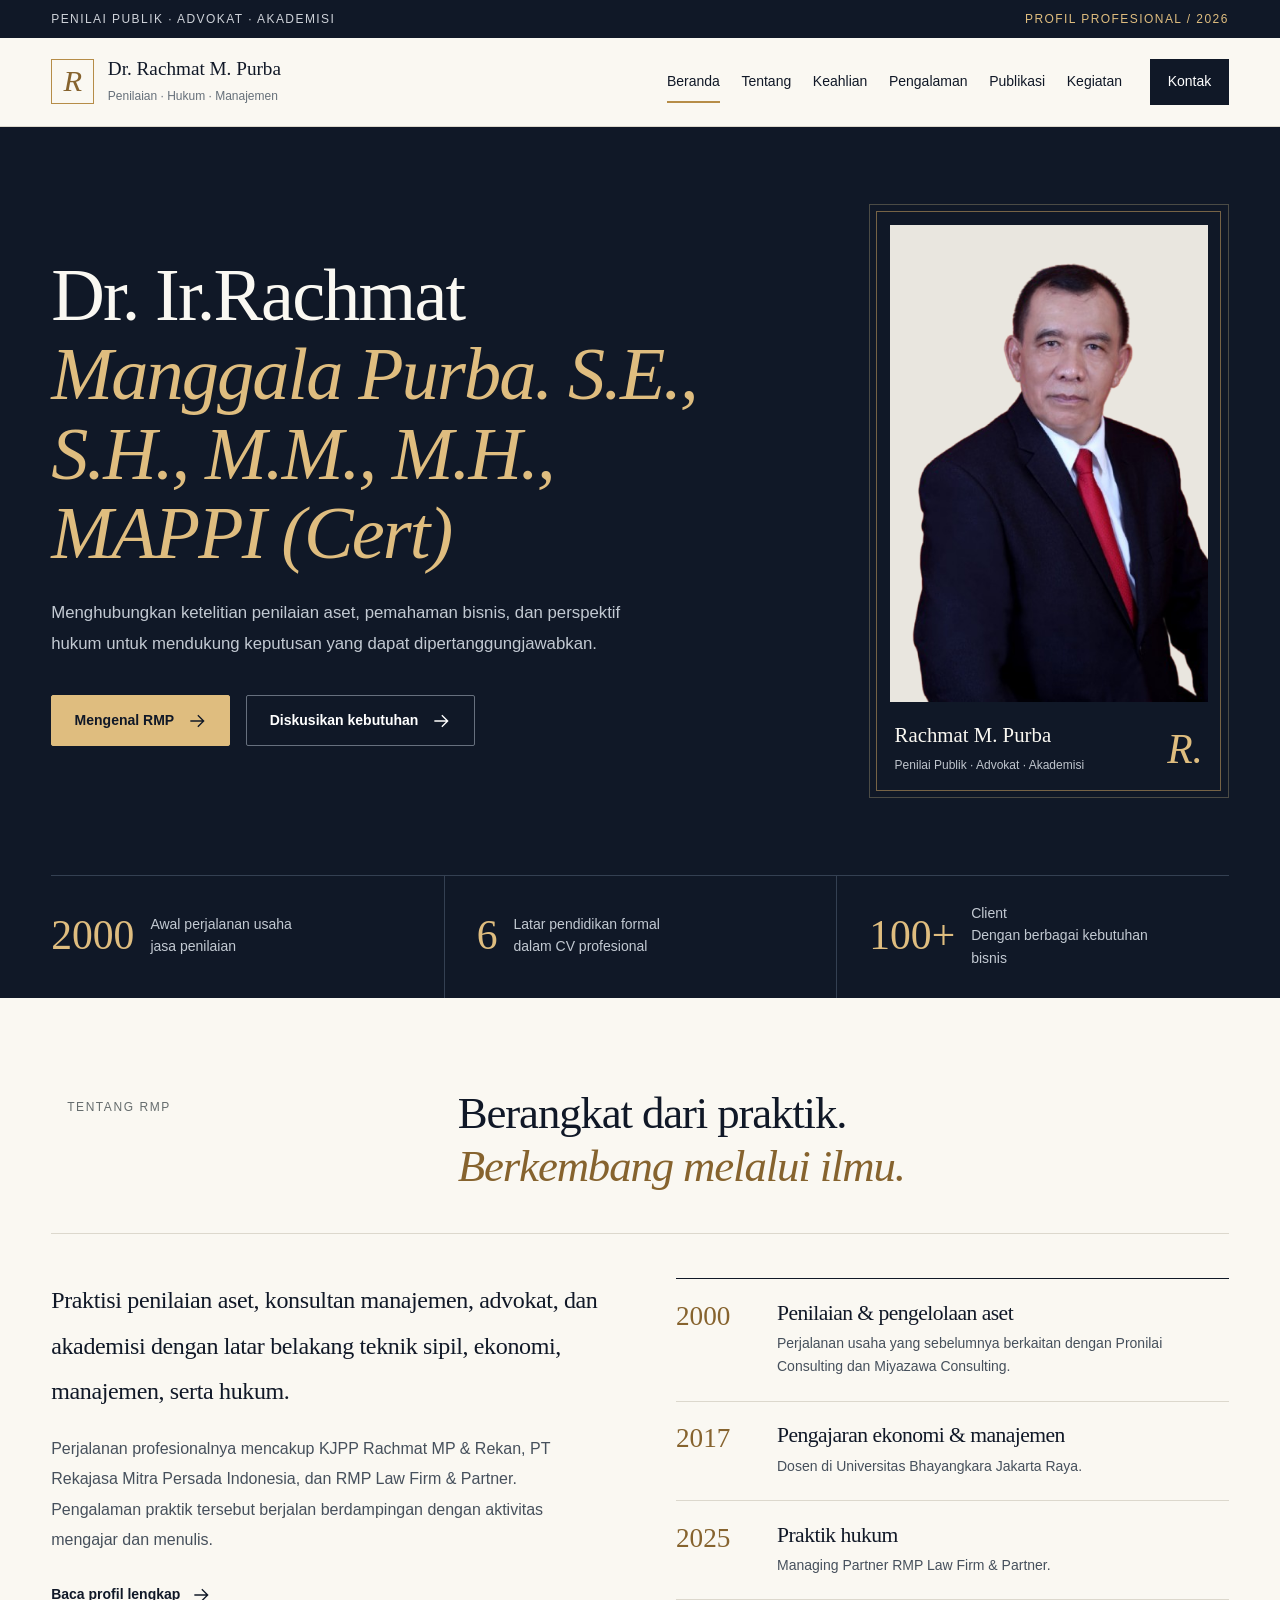
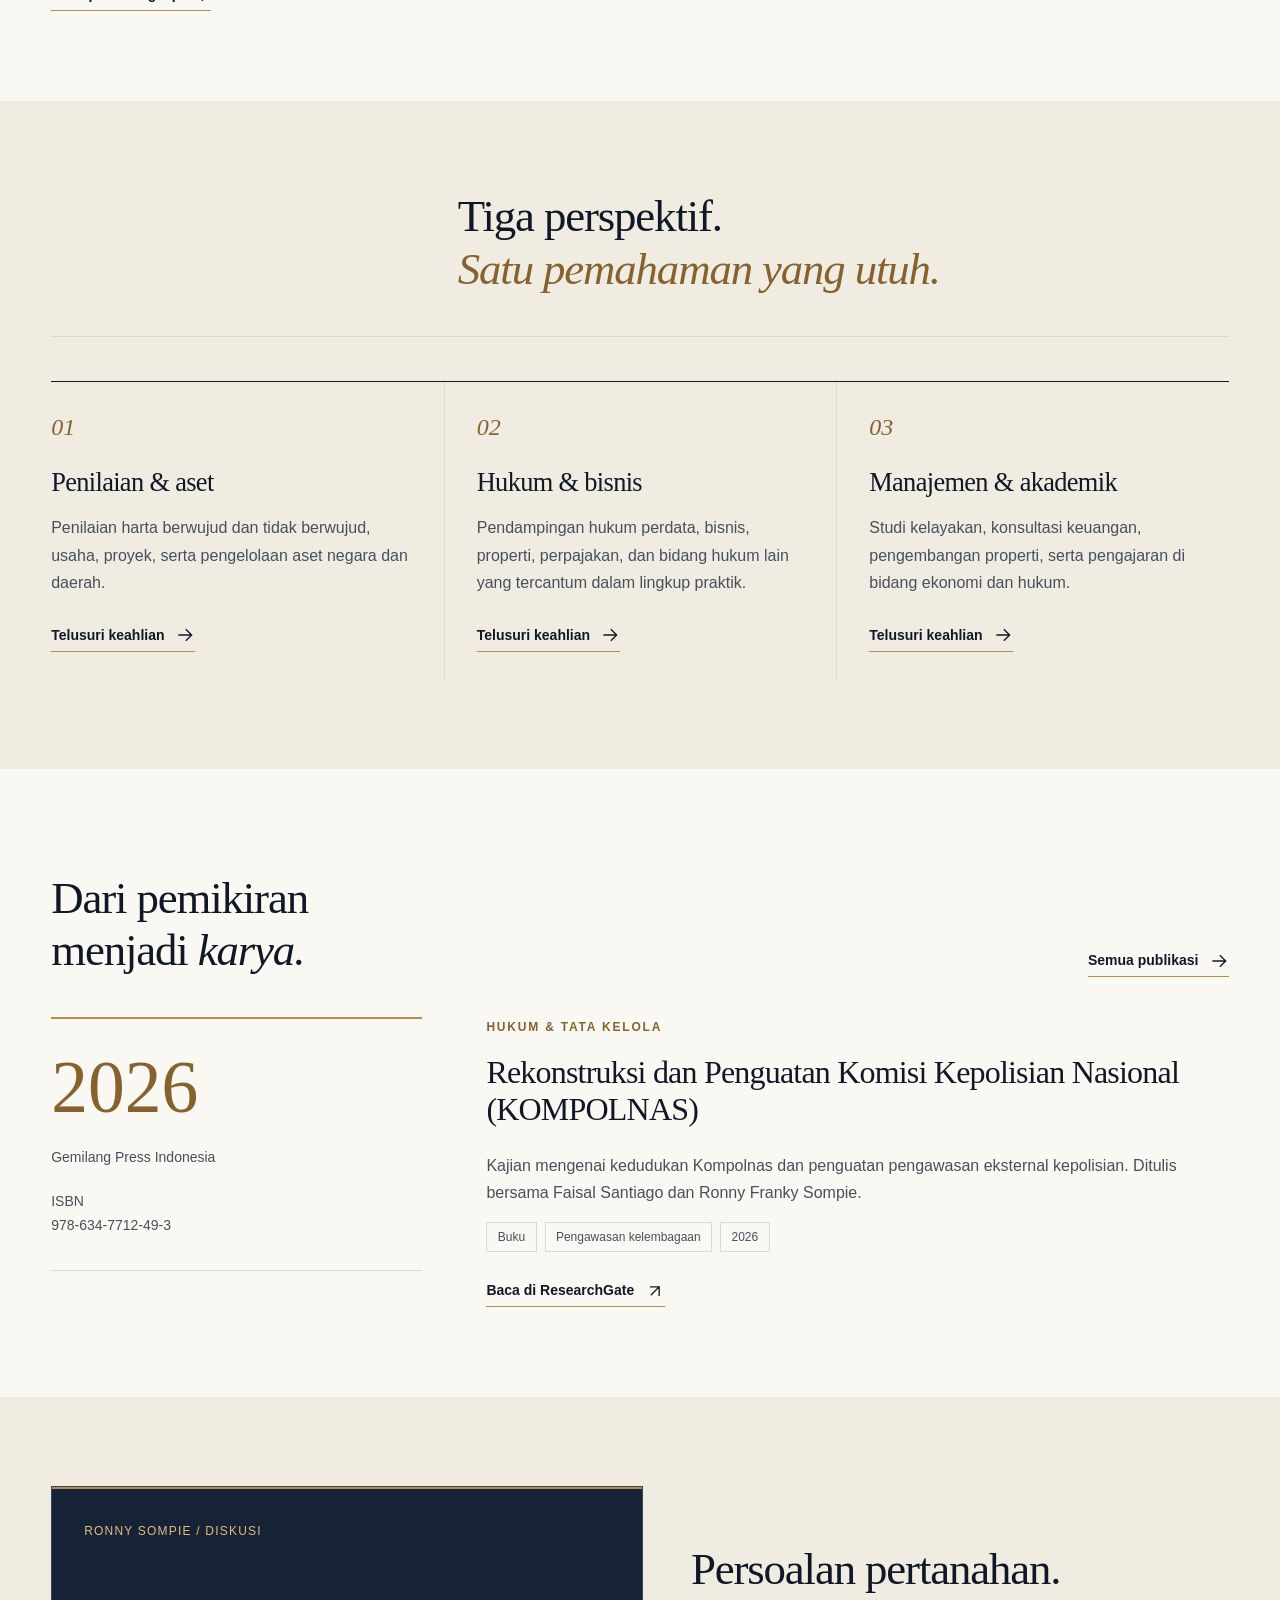
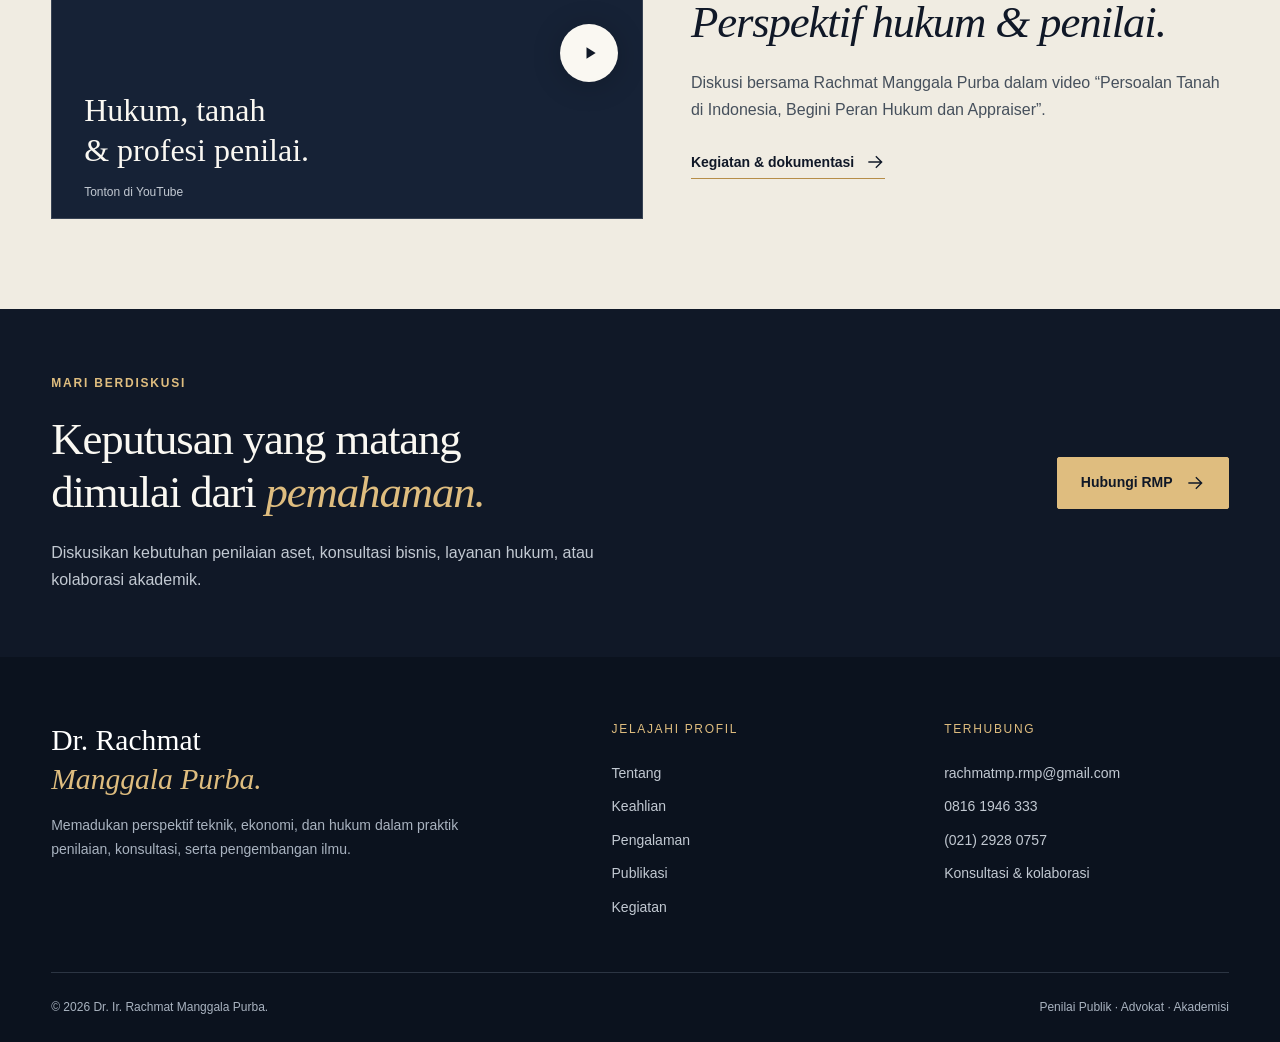
<file: index.html>
<!doctype html>
<html lang="id">
  <head>
    <meta charset="utf-8">
    <meta name="viewport" content="width=device-width, initial-scale=1">
    <title>Profil Profesional — Dr. Rachmat Manggala Purba</title>
    <meta name="description" content="Praktisi penilaian aset, konsultan manajemen, advokat, dan akademisi dengan latar belakang teknik sipil, ekonomi, manajemen, serta hukum.">
    <meta name="theme-color" content="#101827">
    <meta name="referrer" content="strict-origin-when-cross-origin">
    <meta property="og:type" content="website">
    <meta property="og:title" content="Profil Profesional — Dr. Rachmat Manggala Purba">
    <meta property="og:description" content="Praktisi penilaian aset, konsultan manajemen, advokat, dan akademisi dengan latar belakang teknik sipil, ekonomi, manajemen, serta hukum.">
    <meta property="og:image" content="assets/og-image.svg">
    <link rel="icon" href="assets/favicon.svg" type="image/svg+xml">
    <link rel="stylesheet" href="css/style.css">
    <script src="js/main.js" defer></script>
    <noscript>
      <style>.menu-toggle{display:none}.nav-links{display:flex;position:static;flex-wrap:wrap;box-shadow:none;max-height:none;padding:.75rem 0}.nav{flex-wrap:wrap;padding-block:1rem}</style>
    </noscript>
  </head>
  <body id="top">
    <a class="skip-link" href="#main-content">Lewati ke konten utama</a>
    <div class="topbar">
      <div class="container">
        <span>Penilai publik · Advokat · Akademisi</span>
        <span>Profil profesional / 2026</span>
      </div>
    </div>
    <header class="site-header">
      <div class="container nav">
        <a class="brand" href="index.html" aria-label="RMP — Beranda">
          <span class="brand-mark" aria-hidden="true">R</span>
          <span>
            <span class="brand-name">Dr. Rachmat M. Purba</span>
            <span class="brand-subtitle">Penilaian · Hukum · Manajemen</span>
          </span>
        </a>
        <button class="menu-toggle" data-menu-toggle aria-controls="primary-navigation" aria-expanded="false" aria-label="Buka navigasi">
          <svg aria-hidden="true" viewbox="0 0 24 24" fill="none" stroke="currentColor" stroke-width="1.5">
            <path d="M3 6h18M3 12h18M3 18h18"></path>
          </svg>
          <span>Menu</span>
        </button>
        <nav class="nav-links" id="primary-navigation" aria-label="Navigasi utama">
          <a href="index.html" aria-current="page">Beranda</a>
          <a href="tentang.html">Tentang</a>
          <a href="keahlian.html">Keahlian</a>
          <a href="pengalaman.html">Pengalaman</a>
          <a href="publikasi.html">Publikasi</a>
          <a href="kegiatan.html">Kegiatan</a>
          <a href="kontak.html" class="nav-contact">Kontak</a>
        </nav>
      </div>
    </header>
    <main id="main-content">
      <section class="hero dark">
        <div class="container">
          <div class="hero-grid">
            <div>
              <h1>
                <span class="">Dr. Ir.</span>Rachmat<br>
                <em>Manggala Purba. S.E., S.H., M.M., M.H., MAPPI (Cert)</em>
              </h1>
              <p class="intro">Menghubungkan ketelitian penilaian aset, pemahaman bisnis, dan perspektif hukum untuk mendukung keputusan yang dapat dipertanggungjawabkan.</p>
              <div class="actions">
                <a class="button" href="tentang.html">Mengenal RMP<svg aria-hidden="true" viewbox="0 0 24 24" fill="none" stroke="currentColor" stroke-width="1.6">
                    <path d="M4 12h15M13 5l7 7-7 7"></path>
                  </svg>
                </a>
                <a class="button button-outline" href="kontak.html">Diskusikan kebutuhan<svg aria-hidden="true" viewbox="0 0 24 24" fill="none" stroke="currentColor" stroke-width="1.6">
                    <path d="M4 12h15M13 5l7 7-7 7"></path>
                  </svg>
                </a>
              </div>
            </div>
            <figure class="portrait-panel">
              <div class="photo-wrap">
                <img src="assets/images/rachmat-purba.png" alt="Dr. Ir. Rachmat Manggala Purba mengenakan jas dan dasi merah" width="172" height="216" fetchpriority="high">
              </div>
              <figcaption class="portrait-caption">
                <div>
                  <strong>Rachmat M. Purba</strong>
                  <small>Penilai Publik · Advokat · Akademisi</small>
                </div>
                <span class="mark" aria-hidden="true">R.</span>
              </figcaption>
            </figure>
          </div>
          <div class="hero-bottom">
            <div class="hero-fact">
              <strong>2000</strong>
              <span>Awal perjalanan usaha<br>jasa penilaian</span>
            </div>
            <div class="hero-fact">
              <strong>6</strong>
              <span>Latar pendidikan formal<br>dalam CV profesional</span>
            </div>
            <div class="hero-fact">
              <strong>100+</strong>
              <span>Client<br>Dengan berbagai kebutuhan bisnis</span>
            </div>
          </div>
        </div>
      </section>
      <section class="section">
        <div class="container">
          <div class="section-heading">
            <div class="section-label">
              <span></span>Tentang RMP</div>
            <div>
              <h2>Berangkat dari praktik.<br>
                <em>Berkembang melalui ilmu.</em>
              </h2>
            </div>
          </div>
          <div class="split">
            <div class="prose">
              <p class="intro-large">Praktisi penilaian aset, konsultan manajemen, advokat, dan akademisi dengan latar belakang teknik sipil, ekonomi, manajemen, serta hukum.</p>
              <p>Perjalanan profesionalnya mencakup KJPP Rachmat MP &amp; Rekan, PT Rekajasa Mitra Persada Indonesia, dan RMP Law Firm &amp; Partner. Pengalaman praktik tersebut berjalan berdampingan dengan aktivitas mengajar dan menulis.</p>
              <a class="text-link" href="tentang.html">Baca profil lengkap<svg aria-hidden="true" viewbox="0 0 24 24" fill="none" stroke="currentColor" stroke-width="1.6">
                  <path d="M4 12h15M13 5l7 7-7 7"></path>
                </svg>
              </a>
            </div>
            <div class="brief-list">
              <article class="brief-row">
                <time>2000</time>
                <div>
                  <h3>Penilaian &amp; pengelolaan aset</h3>
                  <p>Perjalanan usaha yang sebelumnya berkaitan dengan Pronilai Consulting dan Miyazawa Consulting.</p>
                </div>
              </article>
              <article class="brief-row">
                <time>2017</time>
                <div>
                  <h3>Pengajaran ekonomi &amp; manajemen</h3>
                  <p>Dosen di Universitas Bhayangkara Jakarta Raya.</p>
                </div>
              </article>
              <article class="brief-row">
                <time>2025</time>
                <div>
                  <h3>Praktik hukum</h3>
                  <p>Managing Partner RMP Law Firm &amp; Partner.</p>
                </div>
              </article>
            </div>
          </div>
        </div>
      </section>
      <section class="section cream">
        <div class="container">
          <div class="section-heading">
            <div class="section-label">
             </div>
            <div>
              <h2>Tiga perspektif.<br>
                <em>Satu pemahaman yang utuh.</em>
              </h2>
            </div>
          </div>
          <div class="pillars">
            <article class="pillar">
              <span class="number">01</span>
              <h3>Penilaian &amp; aset</h3>
              <p>Penilaian harta berwujud dan tidak berwujud, usaha, proyek, serta pengelolaan aset negara dan daerah.</p>
              <a class="text-link" href="keahlian.html#penilaian">Telusuri keahlian<svg aria-hidden="true" viewbox="0 0 24 24" fill="none" stroke="currentColor" stroke-width="1.6">
                  <path d="M4 12h15M13 5l7 7-7 7"></path>
                </svg>
              </a>
            </article>
            <article class="pillar">
              <span class="number">02</span>
              <h3>Hukum &amp; bisnis</h3>
              <p>Pendampingan hukum perdata, bisnis, properti, perpajakan, dan bidang hukum lain yang tercantum dalam lingkup praktik.</p>
              <a class="text-link" href="keahlian.html#hukum">Telusuri keahlian<svg aria-hidden="true" viewbox="0 0 24 24" fill="none" stroke="currentColor" stroke-width="1.6">
                  <path d="M4 12h15M13 5l7 7-7 7"></path>
                </svg>
              </a>
            </article>
            <article class="pillar">
              <span class="number">03</span>
              <h3>Manajemen &amp; akademik</h3>
              <p>Studi kelayakan, konsultasi keuangan, pengembangan properti, serta pengajaran di bidang ekonomi dan hukum.</p>
              <a class="text-link" href="keahlian.html#konsultasi">Telusuri keahlian<svg aria-hidden="true" viewbox="0 0 24 24" fill="none" stroke="currentColor" stroke-width="1.6">
                  <path d="M4 12h15M13 5l7 7-7 7"></path>
                </svg>
              </a>
            </article>
          </div>
        </div>
      </section>
      <section class="section">
        <div class="container">
          <div class="heading-inline">
            <div>
              <span class="eyebrow"></span>
              <h2>Dari pemikiran<br>menjadi <em>karya.</em>
              </h2>
            </div>
            <a class="text-link" href="publikasi.html">Semua publikasi<svg aria-hidden="true" viewbox="0 0 24 24" fill="none" stroke="currentColor" stroke-width="1.6">
                <path d="M4 12h15M13 5l7 7-7 7"></path>
              </svg>
            </a>
          </div>
          <article class="feature-publication">
            <div class="publication-sign">
              <span class="year">2026</span>
              <p>Gemilang Press Indonesia</p>
              <p>ISBN<br>978-634-7712-49-3</p>
            </div>
            <div>
              <span class="eyebrow">Hukum &amp; tata kelola</span>
              <h3>Rekonstruksi dan Penguatan Komisi Kepolisian Nasional (KOMPOLNAS)</h3>
              <p>Kajian mengenai kedudukan Kompolnas dan penguatan pengawasan eksternal kepolisian. Ditulis bersama Faisal Santiago dan Ronny Franky Sompie.</p>
              <div class="pub-tags">
                <span class="tag">Buku</span>
                <span class="tag">Pengawasan kelembagaan</span>
                <span class="tag">2026</span>
              </div>
              <div class="actions">
                <a class="text-link" href="https://www.researchgate.net/publication/406677537_REKONSTRUKSI_DAN_PENGUATAN_KOMISI_KEPOLISIAN_NASIONAL_KOMPOLNAS_Menuju_Kepastian_dan_Keadilan_Hukum_dalam_Pelaksanaan_Sistem_Pengawasan_Eksternal_Polri" target="_blank" rel="noopener noreferrer">Baca di ResearchGate<svg aria-hidden="true" viewbox="0 0 24 24" fill="none" stroke="currentColor" stroke-width="1.6">
                    <path d="M7 17 17 7M6 7h11v11"></path>
                  </svg>
                </a>
              </div>
            </div>
          </article>
        </div>
      </section>
      <section class="section cream">
        <div class="container">
          <div class="video-feature">
            <a class="video-link" href="https://www.youtube.com/watch?v=7rqzQOZmOvw" target="_blank" rel="noopener noreferrer" aria-label="Tonton Land Issues in Indonesia: The Role of Law and Appraisers di YouTube">
              <span class="video-tile">
                <span class="video-channel">Ronny Sompie / Diskusi</span>
                <span class="video-tile-title">Hukum, tanah<br>&amp; profesi penilai.</span>
              </span>
              <span class="play">
                <svg aria-hidden="true" viewbox="0 0 24 24" fill="currentColor">
                  <path d="m9 5 11 7-11 7Z"></path>
                </svg>
              </span>
              <span class="video-label">Tonton di YouTube</span>
            </a>
            <div>
              <span class="eyebrow"></span>
              <h2>Persoalan pertanahan.<br>
                <em>Perspektif hukum &amp; penilai.</em>
              </h2>
              <p>Diskusi bersama Rachmat Manggala Purba dalam video “Persoalan Tanah di Indonesia, Begini Peran Hukum dan Appraiser”.</p>
              <div class="actions">
                <a class="text-link" href="kegiatan.html">Kegiatan &amp; dokumentasi<svg aria-hidden="true" viewbox="0 0 24 24" fill="none" stroke="currentColor" stroke-width="1.6">
                    <path d="M4 12h15M13 5l7 7-7 7"></path>
                  </svg>
                </a>
              </div>
            </div>
          </div>
        </div>
      </section>
      <section class="cta-band dark">
        <div class="container cta-inner">
          <div>
            <span class="eyebrow">Mari berdiskusi</span>
            <h2>Keputusan yang matang<br>dimulai dari <em>pemahaman.</em>
            </h2>
            <p>Diskusikan kebutuhan penilaian aset, konsultasi bisnis, layanan hukum, atau kolaborasi akademik.</p>
          </div>
          <a class="button" href="kontak.html">Hubungi RMP<svg aria-hidden="true" viewbox="0 0 24 24" fill="none" stroke="currentColor" stroke-width="1.6">
              <path d="M4 12h15M13 5l7 7-7 7"></path>
            </svg>
          </a>
        </div>
      </section>
    </main>
    <footer class="site-footer">
      <div class="container">
        <div class="footer-grid">
          <div class="footer-about">
            <div class="footer-title">Dr. Rachmat<br>
              <em>Manggala Purba.</em>
            </div>
            <p>Memadukan perspektif teknik, ekonomi, dan hukum dalam praktik penilaian, konsultasi, serta pengembangan ilmu.</p>
          </div>
          <div>
            <h3>Jelajahi profil</h3>
            <ul>
              <li>
                <a href="tentang.html">Tentang</a>
              </li>
              <li>
                <a href="keahlian.html">Keahlian</a>
              </li>
              <li>
                <a href="pengalaman.html">Pengalaman</a>
              </li>
              <li>
                <a href="publikasi.html">Publikasi</a>
              </li>
              <li>
                <a href="kegiatan.html">Kegiatan</a>
              </li>
            </ul>
          </div>
          <div>
            <h3>Terhubung</h3>
            <ul>
              <li>
                <a href="mailto:rachmatmp.rmp@gmail.com">rachmatmp.rmp@gmail.com</a>
              </li>
              <li>
                <a href="tel:+628161946333">0816 1946 333</a>
              </li>
              <li>
                <a href="tel:+622129280757">(021) 2928 0757</a>
              </li>
              <li>
                <a href="kontak.html">Konsultasi &amp; kolaborasi</a>
              </li>
            </ul>
          </div>
        </div>
        <div class="footer-bottom">
          <span>© 2026 Dr. Ir. Rachmat Manggala Purba.</span>
          <span>Penilai Publik · Advokat · Akademisi</span>
        </div>
      </div>
    </footer>
    <a class="back-to-top" data-back-top href="#top" aria-label="Kembali ke atas" hidden>
      <svg aria-hidden="true" viewbox="0 0 24 24" fill="none" stroke="currentColor" stroke-width="1.6">
        <path d="M4 12h15M13 5l7 7-7 7"></path>
      </svg>
    </a>
  </body>
</html>
</file>
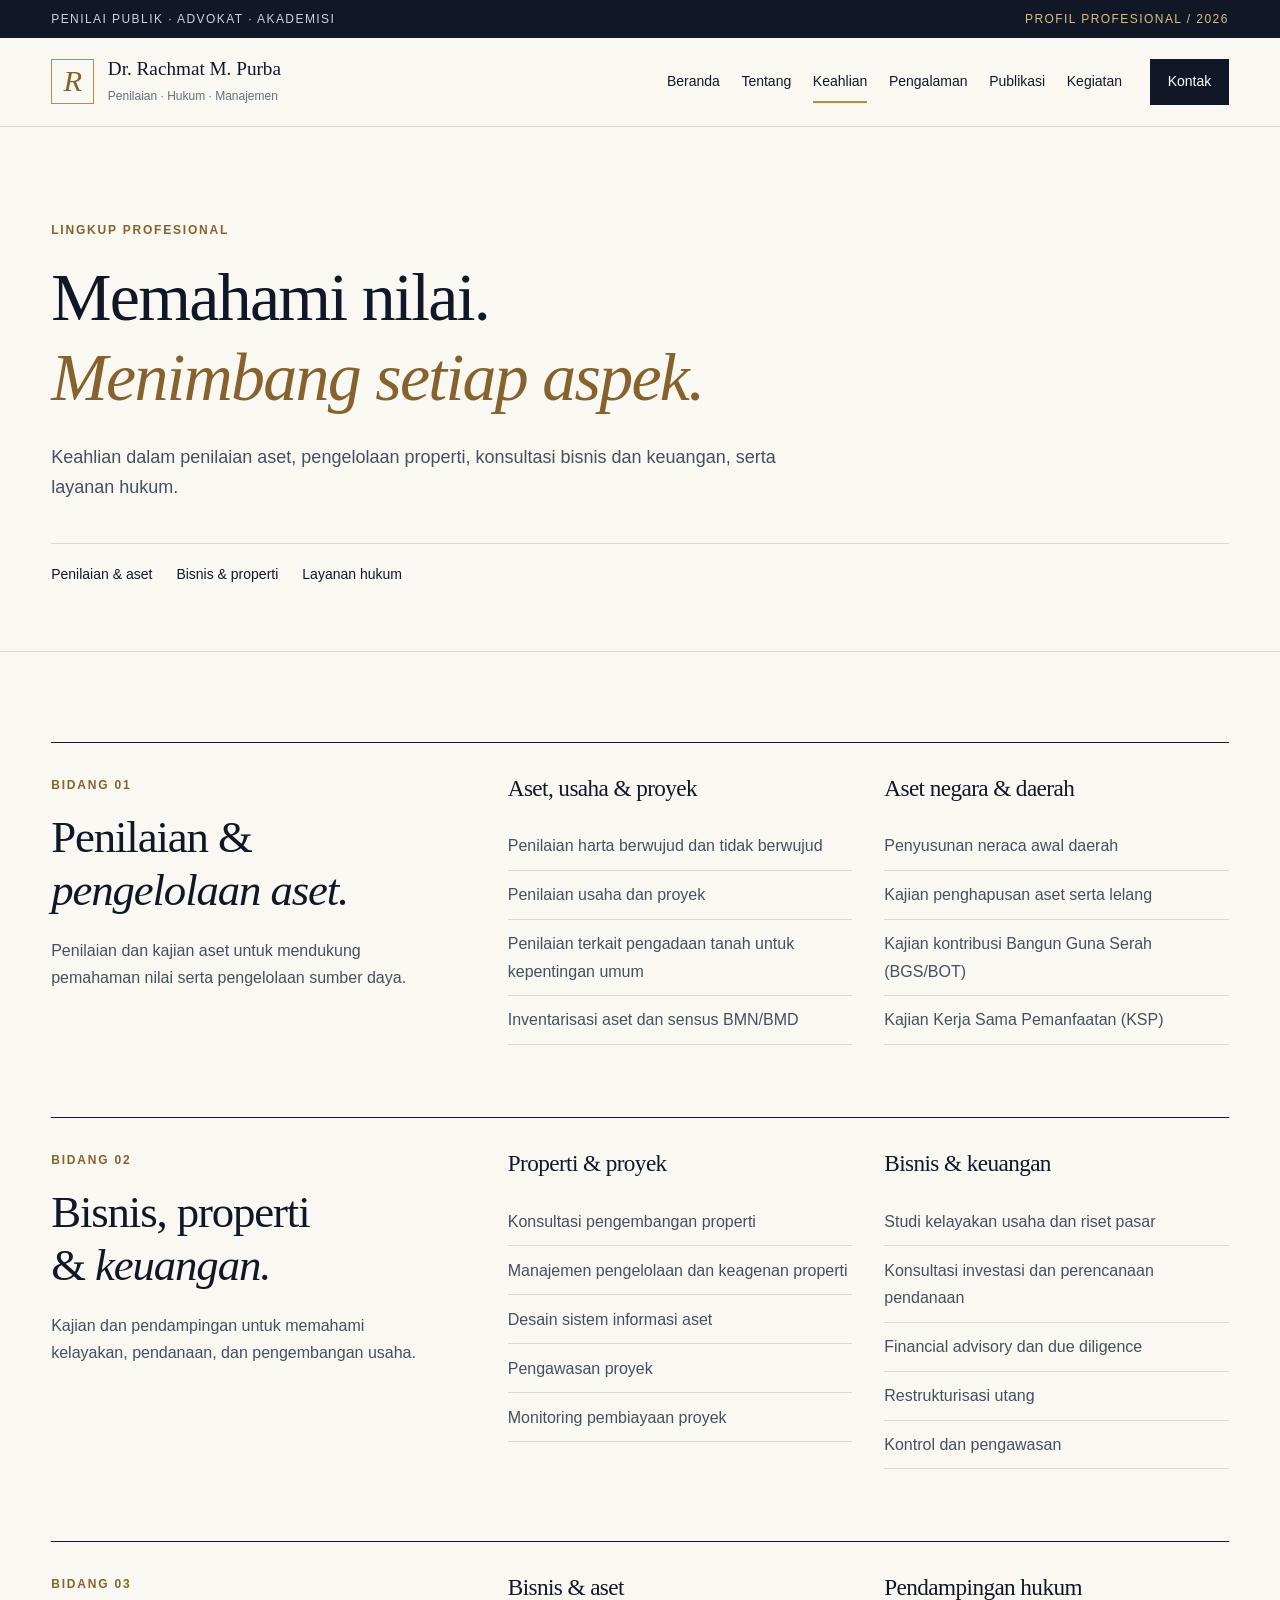
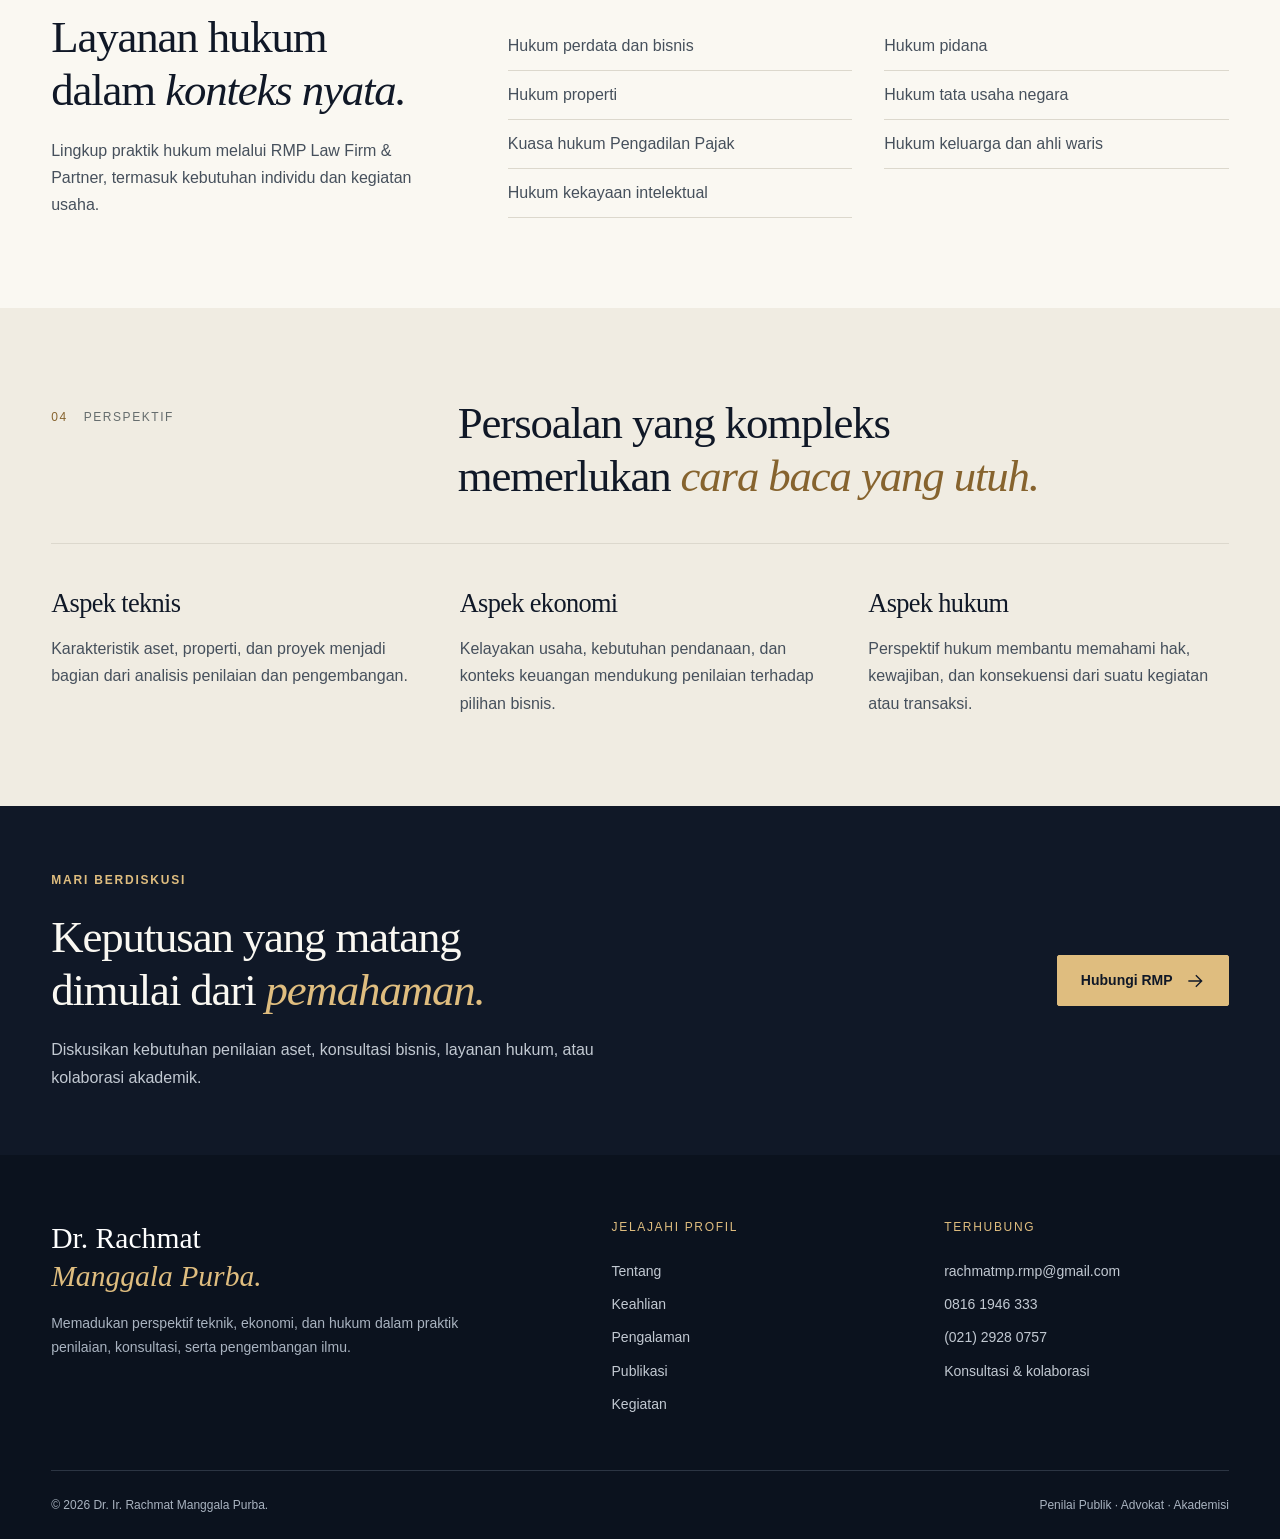
<file: keahlian.html>
<!doctype html>
<html lang="id">
  <head>
    <meta charset="utf-8">
    <meta name="viewport" content="width=device-width, initial-scale=1">
    <title>Bidang Keahlian — Dr. Rachmat Manggala Purba</title>
    <meta name="description" content="Lingkup keahlian RMP: penilaian dan pengelolaan aset, konsultasi bisnis, properti, keuangan, serta layanan hukum.">
    <meta name="theme-color" content="#101827">
    <meta name="referrer" content="strict-origin-when-cross-origin">
    <meta property="og:type" content="website">
    <meta property="og:title" content="Bidang Keahlian — Dr. Rachmat Manggala Purba">
    <meta property="og:description" content="Lingkup keahlian RMP: penilaian dan pengelolaan aset, konsultasi bisnis, properti, keuangan, serta layanan hukum.">
    <meta property="og:image" content="assets/og-image.svg">
    <link rel="icon" href="assets/favicon.svg" type="image/svg+xml">
    <link rel="stylesheet" href="css/style.css">
    <script src="js/main.js" defer></script>
    <noscript>
      <style>.menu-toggle{display:none}.nav-links{display:flex;position:static;flex-wrap:wrap;box-shadow:none;max-height:none;padding:.75rem 0}.nav{flex-wrap:wrap;padding-block:1rem}</style>
    </noscript>
  </head>
  <body id="top">
    <a class="skip-link" href="#main-content">Lewati ke konten utama</a>
    <div class="topbar">
      <div class="container">
        <span>Penilai publik · Advokat · Akademisi</span>
        <span>Profil profesional / 2026</span>
      </div>
    </div>
    <header class="site-header">
      <div class="container nav">
        <a class="brand" href="index.html" aria-label="RMP — Beranda">
          <span class="brand-mark" aria-hidden="true">R</span>
          <span>
            <span class="brand-name">Dr. Rachmat M. Purba</span>
            <span class="brand-subtitle">Penilaian · Hukum · Manajemen</span>
          </span>
        </a>
        <button class="menu-toggle" data-menu-toggle aria-controls="primary-navigation" aria-expanded="false" aria-label="Buka navigasi">
          <svg aria-hidden="true" viewbox="0 0 24 24" fill="none" stroke="currentColor" stroke-width="1.5">
            <path d="M3 6h18M3 12h18M3 18h18"></path>
          </svg>
          <span>Menu</span>
        </button>
        <nav class="nav-links" id="primary-navigation" aria-label="Navigasi utama">
          <a href="index.html">Beranda</a>
          <a href="tentang.html">Tentang</a>
          <a href="keahlian.html" aria-current="page">Keahlian</a>
          <a href="pengalaman.html">Pengalaman</a>
          <a href="publikasi.html">Publikasi</a>
          <a href="kegiatan.html">Kegiatan</a>
          <a href="kontak.html" class="nav-contact">Kontak</a>
        </nav>
      </div>
    </header>
    <main id="main-content">
      <section class="page-hero">
        <div class="container">
          <nav class="breadcrumb" aria-label="Jejak halaman">
          </nav>
          <span class="eyebrow">Lingkup profesional</span>
          <h1>Memahami nilai.<br>
            <em>Menimbang setiap aspek.</em>
          </h1>
          <p class="lead">Keahlian dalam penilaian aset, pengelolaan properti, konsultasi bisnis dan keuangan, serta layanan hukum.</p>
          <nav class="page-index" aria-label="Daftar bagian">
            <a href="#penilaian">Penilaian &amp; aset</a>
            <a href="#konsultasi">Bisnis &amp; properti</a>
            <a href="#hukum">Layanan hukum</a>
          </nav>
        </div>
      </section>
      <section class="section">
        <div class="container">
          <article class="expertise-section" id="penilaian">
            <div>
              <span class="eyebrow">Bidang 01</span>
              <h2>Penilaian &amp;<br>
                <em>pengelolaan aset.</em>
              </h2>
              <p>Penilaian dan kajian aset untuk mendukung pemahaman nilai serta pengelolaan sumber daya.</p>
            </div>
            <div class="expertise-groups">
              <div>
                <h3>Aset, usaha &amp; proyek</h3>
                <ul class="list-lines">
                  <li>Penilaian harta berwujud dan tidak berwujud</li>
                  <li>Penilaian usaha dan proyek</li>
                  <li>Penilaian terkait pengadaan tanah untuk kepentingan umum</li>
                  <li>Inventarisasi aset dan sensus BMN/BMD</li>
                </ul>
              </div>
              <div>
                <h3>Aset negara &amp; daerah</h3>
                <ul class="list-lines">
                  <li>Penyusunan neraca awal daerah</li>
                  <li>Kajian penghapusan aset serta lelang</li>
                  <li>Kajian kontribusi Bangun Guna Serah (BGS/BOT)</li>
                  <li>Kajian Kerja Sama Pemanfaatan (KSP)</li>
                </ul>
              </div>
            </div>
          </article>
          <article class="expertise-section" id="konsultasi">
            <div>
              <span class="eyebrow">Bidang 02</span>
              <h2>Bisnis, properti<br>&amp; <em>keuangan.</em>
              </h2>
              <p>Kajian dan pendampingan untuk memahami kelayakan, pendanaan, dan pengembangan usaha.</p>
            </div>
            <div class="expertise-groups">
              <div>
                <h3>Properti &amp; proyek</h3>
                <ul class="list-lines">
                  <li>Konsultasi pengembangan properti</li>
                  <li>Manajemen pengelolaan dan keagenan properti</li>
                  <li>Desain sistem informasi aset</li>
                  <li>Pengawasan proyek</li>
                  <li>Monitoring pembiayaan proyek</li>
                </ul>
              </div>
              <div>
                <h3>Bisnis &amp; keuangan</h3>
                <ul class="list-lines">
                  <li>Studi kelayakan usaha dan riset pasar</li>
                  <li>Konsultasi investasi dan perencanaan pendanaan</li>
                  <li>Financial advisory dan due diligence</li>
                  <li>Restrukturisasi utang</li>
                  <li>Kontrol dan pengawasan</li>
                </ul>
              </div>
            </div>
          </article>
          <article class="expertise-section" id="hukum">
            <div>
              <span class="eyebrow">Bidang 03</span>
              <h2>Layanan hukum<br>dalam <em>konteks nyata.</em>
              </h2>
              <p>Lingkup praktik hukum melalui RMP Law Firm &amp; Partner, termasuk kebutuhan individu dan kegiatan usaha.</p>
            </div>
            <div class="expertise-groups">
              <div>
                <h3>Bisnis &amp; aset</h3>
                <ul class="list-lines">
                  <li>Hukum perdata dan bisnis</li>
                  <li>Hukum properti</li>
                  <li>Kuasa hukum Pengadilan Pajak</li>
                  <li>Hukum kekayaan intelektual</li>
                </ul>
              </div>
              <div>
                <h3>Pendampingan hukum</h3>
                <ul class="list-lines">
                  <li>Hukum pidana</li>
                  <li>Hukum tata usaha negara</li>
                  <li>Hukum keluarga dan ahli waris</li>
                </ul>
              </div>
            </div>
          </article>
        </div>
      </section>
      <section class="section cream">
        <div class="container">
          <div class="section-heading">
            <div class="section-label">
              <span>04</span>Perspektif</div>
            <div>
              <h2>Persoalan yang kompleks<br>memerlukan <em>cara baca yang utuh.</em>
              </h2>
            </div>
          </div>
          <div class="principles">
            <article>
              <h3>Aspek teknis</h3>
              <p>Karakteristik aset, properti, dan proyek menjadi bagian dari analisis penilaian dan pengembangan.</p>
            </article>
            <article>
              <h3>Aspek ekonomi</h3>
              <p>Kelayakan usaha, kebutuhan pendanaan, dan konteks keuangan mendukung penilaian terhadap pilihan bisnis.</p>
            </article>
            <article>
              <h3>Aspek hukum</h3>
              <p>Perspektif hukum membantu memahami hak, kewajiban, dan konsekuensi dari suatu kegiatan atau transaksi.</p>
            </article>
          </div>
        </div>
      </section>
      <section class="cta-band dark">
        <div class="container cta-inner">
          <div>
            <span class="eyebrow">Mari berdiskusi</span>
            <h2>Keputusan yang matang<br>dimulai dari <em>pemahaman.</em>
            </h2>
            <p>Diskusikan kebutuhan penilaian aset, konsultasi bisnis, layanan hukum, atau kolaborasi akademik.</p>
          </div>
          <a class="button" href="kontak.html">Hubungi RMP<svg aria-hidden="true" viewbox="0 0 24 24" fill="none" stroke="currentColor" stroke-width="1.6">
              <path d="M4 12h15M13 5l7 7-7 7"></path>
            </svg>
          </a>
        </div>
      </section>
    </main>
    <footer class="site-footer">
      <div class="container">
        <div class="footer-grid">
          <div class="footer-about">
            <div class="footer-title">Dr. Rachmat<br>
              <em>Manggala Purba.</em>
            </div>
            <p>Memadukan perspektif teknik, ekonomi, dan hukum dalam praktik penilaian, konsultasi, serta pengembangan ilmu.</p>
          </div>
          <div>
            <h3>Jelajahi profil</h3>
            <ul>
              <li>
                <a href="tentang.html">Tentang</a>
              </li>
              <li>
                <a href="keahlian.html">Keahlian</a>
              </li>
              <li>
                <a href="pengalaman.html">Pengalaman</a>
              </li>
              <li>
                <a href="publikasi.html">Publikasi</a>
              </li>
              <li>
                <a href="kegiatan.html">Kegiatan</a>
              </li>
            </ul>
          </div>
          <div>
            <h3>Terhubung</h3>
            <ul>
              <li>
                <a href="mailto:rachmatmp.rmp@gmail.com">rachmatmp.rmp@gmail.com</a>
              </li>
              <li>
                <a href="tel:+628161946333">0816 1946 333</a>
              </li>
              <li>
                <a href="tel:+622129280757">(021) 2928 0757</a>
              </li>
              <li>
                <a href="kontak.html">Konsultasi &amp; kolaborasi</a>
              </li>
            </ul>
          </div>
        </div>
        <div class="footer-bottom">
          <span>© 2026 Dr. Ir. Rachmat Manggala Purba.</span>
          <span>Penilai Publik · Advokat · Akademisi</span>
        </div>
      </div>
    </footer>
    <a class="back-to-top" data-back-top href="#top" aria-label="Kembali ke atas" hidden>
      <svg aria-hidden="true" viewbox="0 0 24 24" fill="none" stroke="currentColor" stroke-width="1.6">
        <path d="M4 12h15M13 5l7 7-7 7"></path>
      </svg>
    </a>
  </body>
</html>
</file>
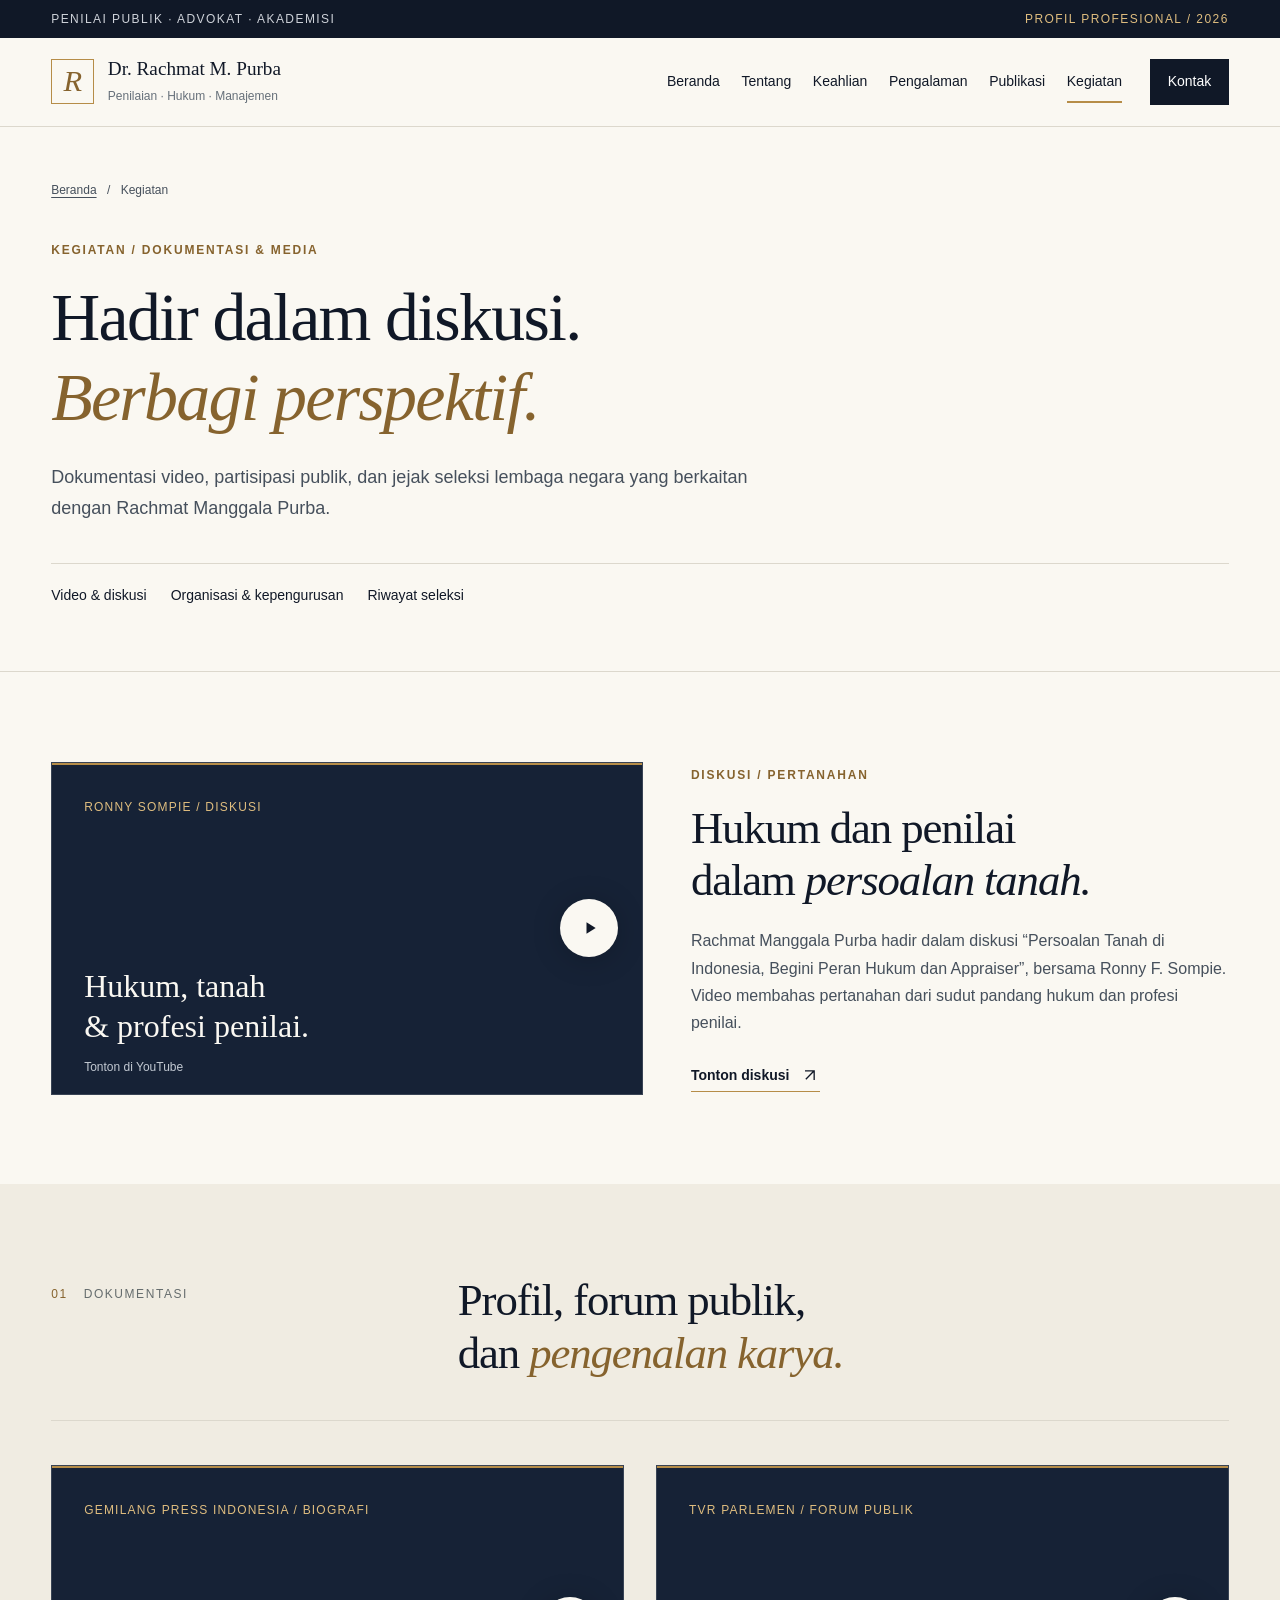
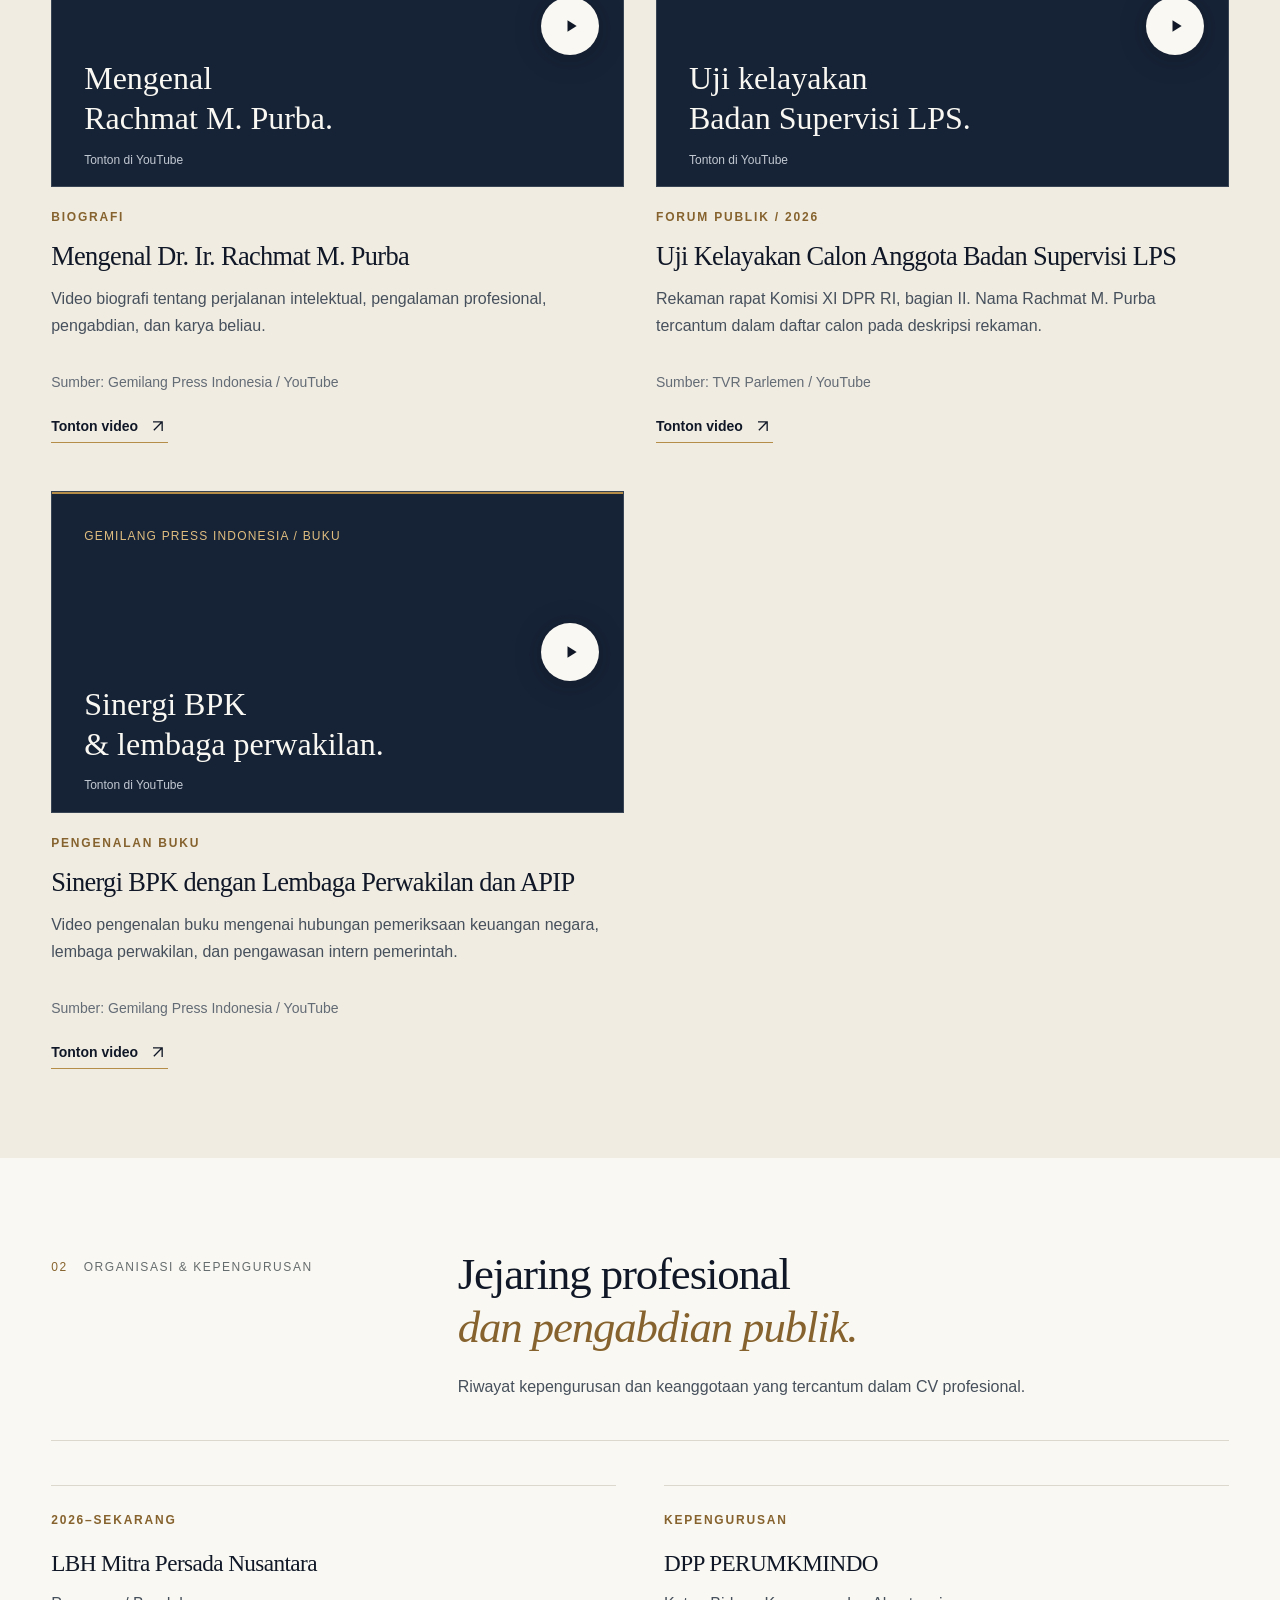
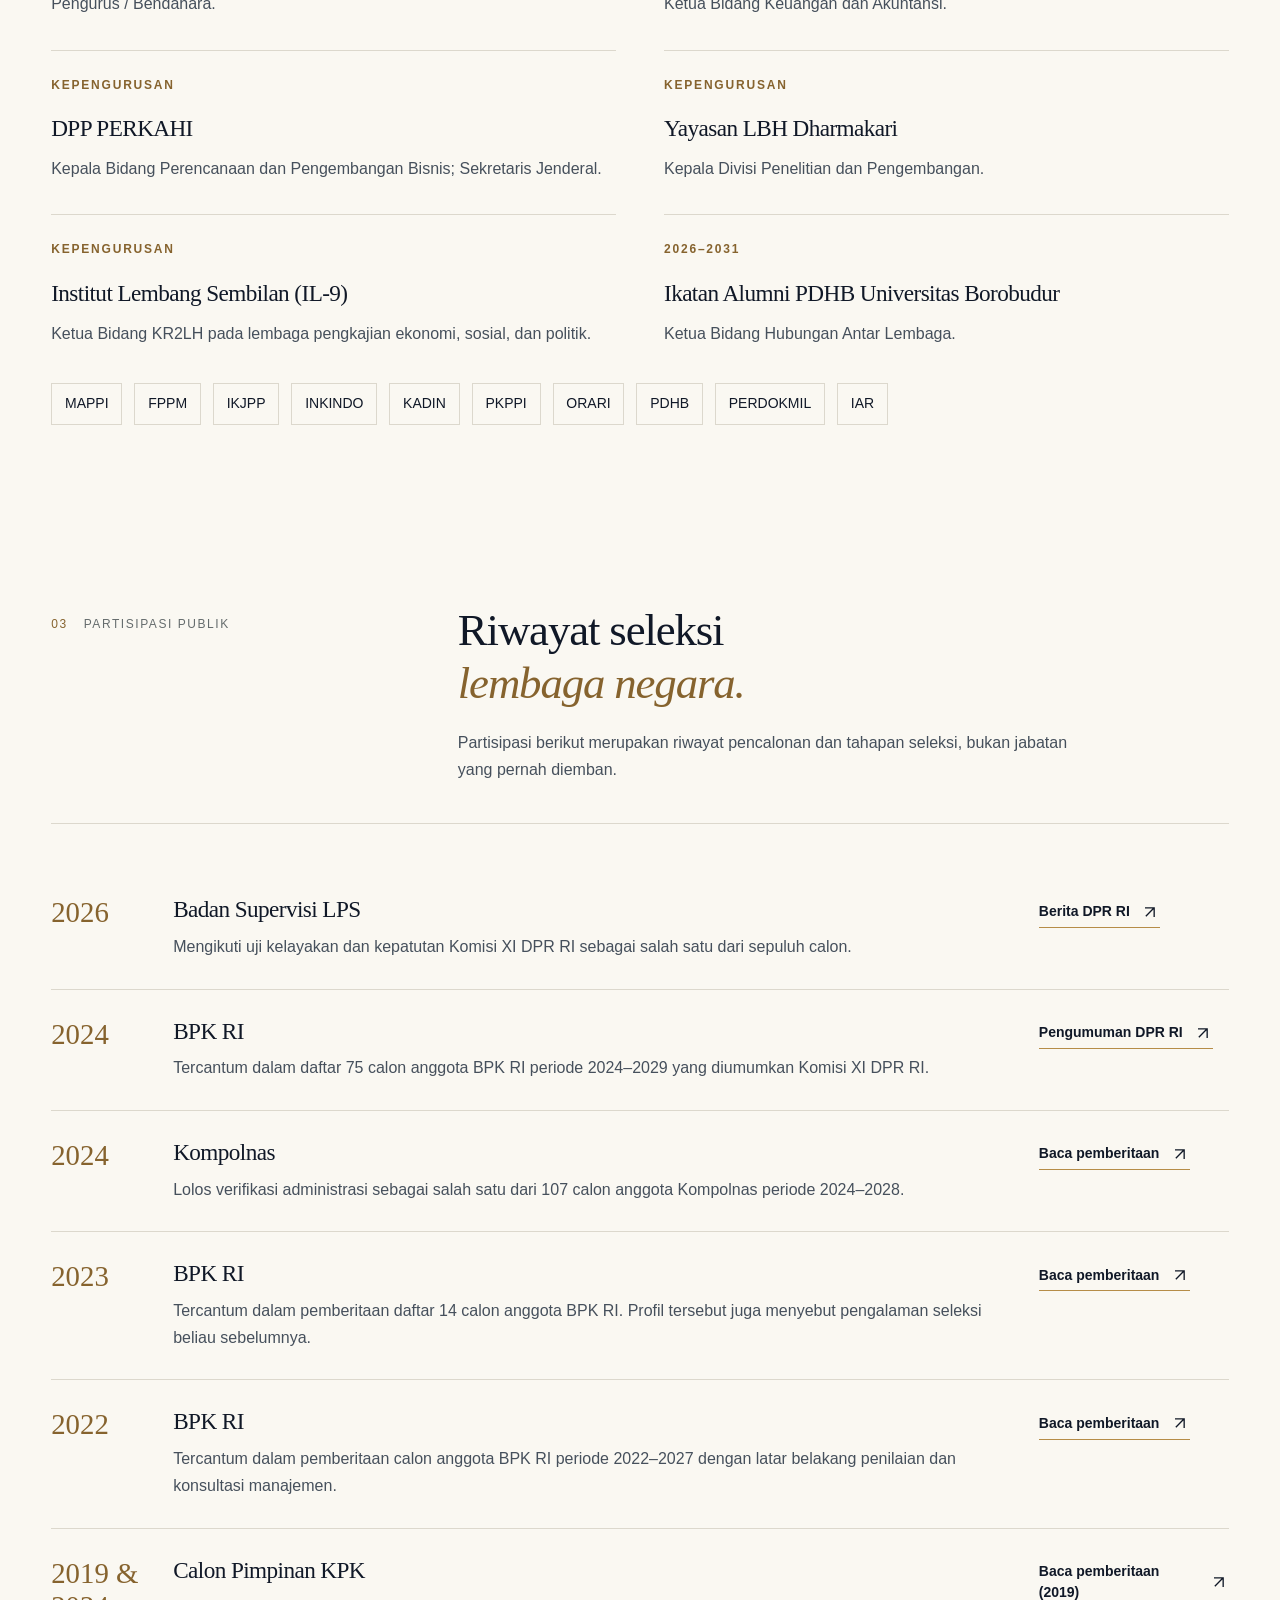
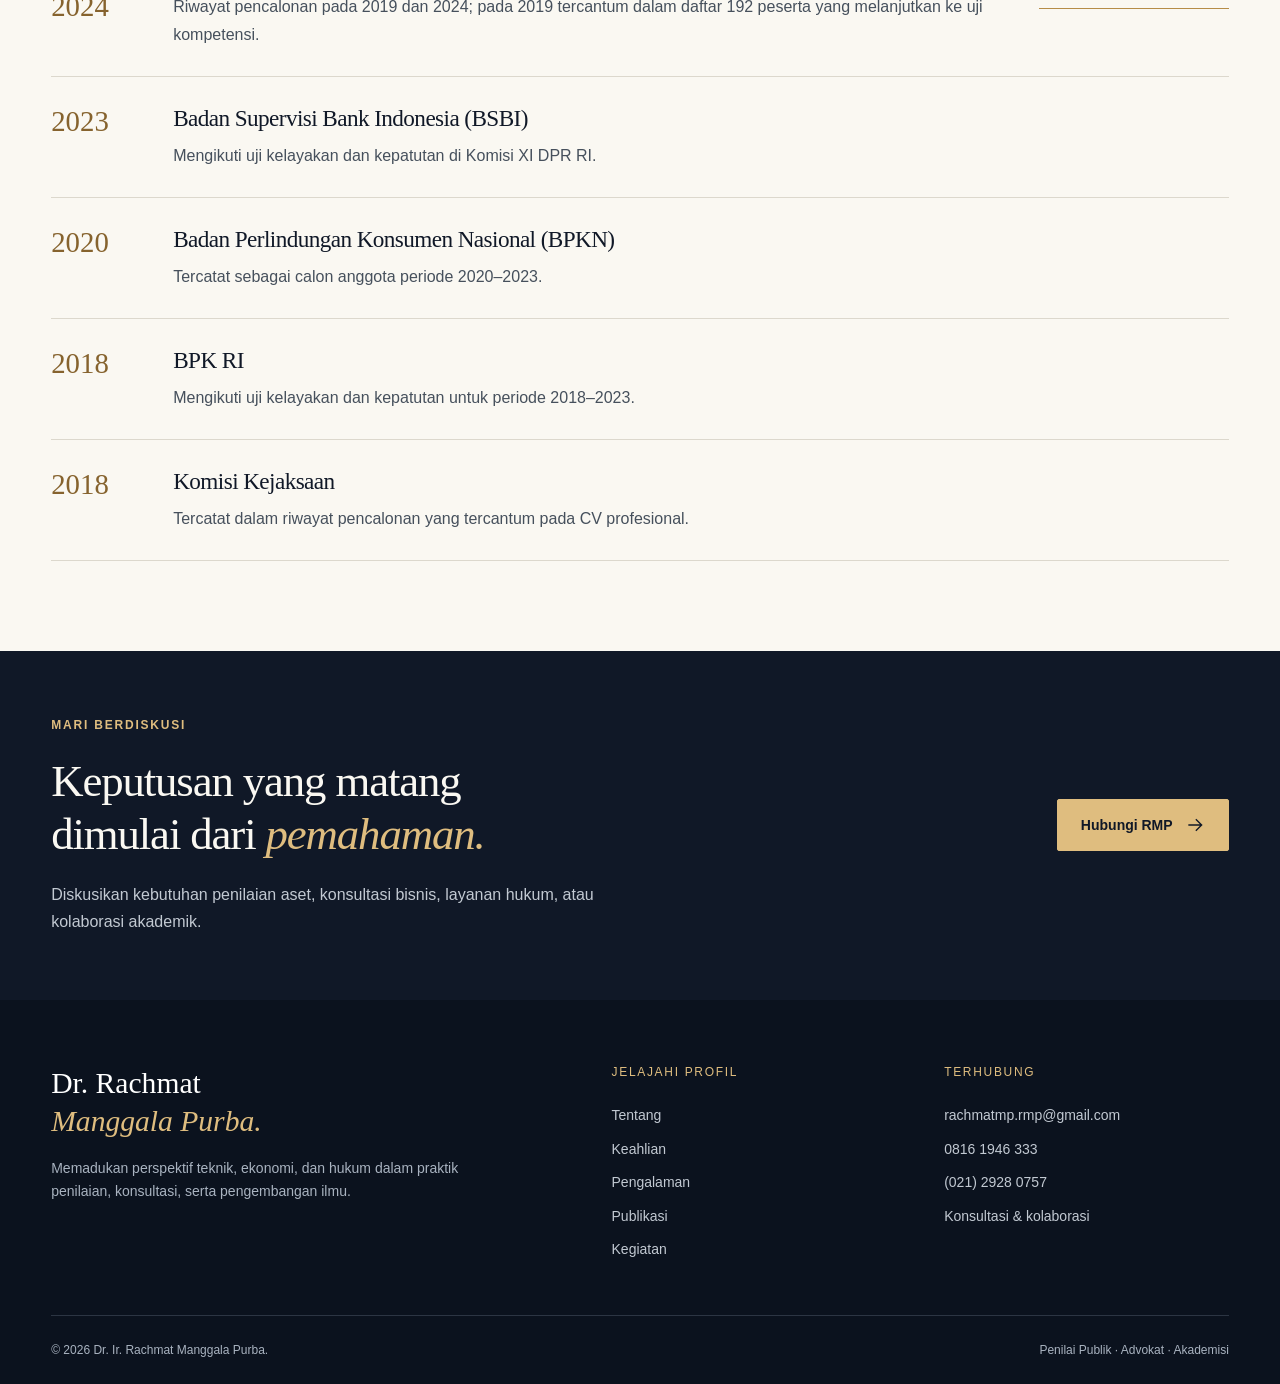
<file: kegiatan.html>
<!doctype html>
<html lang="id">
  <head>
    <meta charset="utf-8">
    <meta name="viewport" content="width=device-width, initial-scale=1">
    <title>Kegiatan &amp; Dokumentasi — Dr. Rachmat Manggala Purba</title>
    <meta name="description" content="Video diskusi, biografi, dokumentasi YouTube, serta riwayat seleksi lembaga negara Rachmat Manggala Purba.">
    <meta name="theme-color" content="#101827">
    <meta name="referrer" content="strict-origin-when-cross-origin">
    <meta property="og:type" content="website">
    <meta property="og:title" content="Kegiatan &amp; Dokumentasi — Dr. Rachmat Manggala Purba">
    <meta property="og:description" content="Video diskusi, biografi, dokumentasi YouTube, serta riwayat seleksi lembaga negara Rachmat Manggala Purba.">
    <meta property="og:image" content="assets/og-image.svg">
    <link rel="icon" href="assets/favicon.svg" type="image/svg+xml">
    <link rel="stylesheet" href="css/style.css">
    <script src="js/main.js" defer></script>
    <noscript>
      <style>.menu-toggle{display:none}.nav-links{display:flex;position:static;flex-wrap:wrap;box-shadow:none;max-height:none;padding:.75rem 0}.nav{flex-wrap:wrap;padding-block:1rem}</style>
    </noscript>
  </head>
  <body id="top">
    <a class="skip-link" href="#main-content">Lewati ke konten utama</a>
    <div class="topbar">
      <div class="container">
        <span>Penilai publik · Advokat · Akademisi</span>
        <span>Profil profesional / 2026</span>
      </div>
    </div>
    <header class="site-header">
      <div class="container nav">
        <a class="brand" href="index.html" aria-label="RMP — Beranda">
          <span class="brand-mark" aria-hidden="true">R</span>
          <span>
            <span class="brand-name">Dr. Rachmat M. Purba</span>
            <span class="brand-subtitle">Penilaian · Hukum · Manajemen</span>
          </span>
        </a>
        <button class="menu-toggle" data-menu-toggle aria-controls="primary-navigation" aria-expanded="false" aria-label="Buka navigasi">
          <svg aria-hidden="true" viewbox="0 0 24 24" fill="none" stroke="currentColor" stroke-width="1.5">
            <path d="M3 6h18M3 12h18M3 18h18"></path>
          </svg>
          <span>Menu</span>
        </button>
        <nav class="nav-links" id="primary-navigation" aria-label="Navigasi utama">
          <a href="index.html">Beranda</a>
          <a href="tentang.html">Tentang</a>
          <a href="keahlian.html">Keahlian</a>
          <a href="pengalaman.html">Pengalaman</a>
          <a href="publikasi.html">Publikasi</a>
          <a href="kegiatan.html" aria-current="page">Kegiatan</a>
          <a href="kontak.html" class="nav-contact">Kontak</a>
        </nav>
      </div>
    </header>
    <main id="main-content">
      <section class="page-hero">
        <div class="container">
          <nav class="breadcrumb" aria-label="Jejak halaman">
            <a href="index.html">Beranda</a>
            <span aria-hidden="true">/</span>
            <span>Kegiatan</span>
          </nav>
          <span class="eyebrow">Kegiatan / Dokumentasi &amp; media</span>
          <h1>Hadir dalam diskusi.<br>
            <em>Berbagi perspektif.</em>
          </h1>
          <p class="lead">Dokumentasi video, partisipasi publik, dan jejak seleksi lembaga negara yang berkaitan dengan Rachmat Manggala Purba.</p>
          <nav class="page-index" aria-label="Daftar bagian">
            <a href="#video">Video &amp; diskusi</a>
            <a href="#organisasi">Organisasi &amp; kepengurusan</a>
            <a href="#seleksi">Riwayat seleksi</a>
          </nav>
        </div>
      </section>
      <section class="section" id="video">
        <div class="container">
          <div class="video-feature">
            <a class="video-link" href="https://www.youtube.com/watch?v=7rqzQOZmOvw" target="_blank" rel="noopener noreferrer" aria-label="Tonton Land Issues in Indonesia: The Role of Law and Appraisers di YouTube">
              <span class="video-tile">
                <span class="video-channel">Ronny Sompie / Diskusi</span>
                <span class="video-tile-title">Hukum, tanah<br>&amp; profesi penilai.</span>
              </span>
              <span class="play">
                <svg aria-hidden="true" viewbox="0 0 24 24" fill="currentColor">
                  <path d="m9 5 11 7-11 7Z"></path>
                </svg>
              </span>
              <span class="video-label">Tonton di YouTube</span>
            </a>
            <div>
              <span class="eyebrow">Diskusi / Pertanahan</span>
              <h2>Hukum dan penilai<br>dalam <em>persoalan tanah.</em>
              </h2>
              <p>Rachmat Manggala Purba hadir dalam diskusi “Persoalan Tanah di Indonesia, Begini Peran Hukum dan Appraiser”, bersama Ronny F. Sompie. Video membahas pertanahan dari sudut pandang hukum dan profesi penilai.</p>
              <div class="actions">
                <a class="text-link" href="https://www.youtube.com/watch?v=7rqzQOZmOvw" target="_blank" rel="noopener noreferrer">Tonton diskusi<svg aria-hidden="true" viewbox="0 0 24 24" fill="none" stroke="currentColor" stroke-width="1.6">
                    <path d="M7 17 17 7M6 7h11v11"></path>
                  </svg>
                </a>
              </div>
            </div>
          </div>
        </div>
      </section>
      <section class="section cream">
        <div class="container">
          <div class="section-heading">
            <div class="section-label">
              <span>01</span>Dokumentasi</div>
            <div>
              <h2>Profil, forum publik,<br>dan <em>pengenalan karya.</em>
              </h2>
            </div>
          </div>
          <div class="video-grid">
            <article class="video-card">
              <a class="video-link" href="https://www.youtube.com/watch?v=fUXqSpGXsOw" target="_blank" rel="noopener noreferrer" aria-label="Tonton Mengenal Dr. Ir. Rachmat M. Purba di YouTube">
                <span class="video-tile">
                  <span class="video-channel">Gemilang Press Indonesia / Biografi</span>
                  <span class="video-tile-title">Mengenal<br>Rachmat M. Purba.</span>
                </span>
                <span class="play">
                  <svg aria-hidden="true" viewbox="0 0 24 24" fill="currentColor">
                    <path d="m9 5 11 7-11 7Z"></path>
                  </svg>
                </span>
                <span class="video-label">Tonton di YouTube</span>
              </a>
              <span class="eyebrow">Biografi</span>
              <h3>Mengenal Dr. Ir. Rachmat M. Purba</h3>
              <p>Video biografi tentang perjalanan intelektual, pengalaman profesional, pengabdian, dan karya beliau.</p>
              <p class="source-note">Sumber: Gemilang Press Indonesia / YouTube</p>
              <a class="text-link" href="https://www.youtube.com/watch?v=fUXqSpGXsOw" target="_blank" rel="noopener noreferrer">Tonton video<svg aria-hidden="true" viewbox="0 0 24 24" fill="none" stroke="currentColor" stroke-width="1.6">
                  <path d="M7 17 17 7M6 7h11v11"></path>
                </svg>
              </a>
            </article>
            <article class="video-card">
              <a class="video-link" href="https://www.youtube.com/watch?v=5Yum7TtTlCc" target="_blank" rel="noopener noreferrer" aria-label="Tonton Uji Kelayakan Calon Anggota Badan Supervisi LPS di YouTube">
                <span class="video-tile">
                  <span class="video-channel">TVR Parlemen / Forum publik</span>
                  <span class="video-tile-title">Uji kelayakan<br>Badan Supervisi LPS.</span>
                </span>
                <span class="play">
                  <svg aria-hidden="true" viewbox="0 0 24 24" fill="currentColor">
                    <path d="m9 5 11 7-11 7Z"></path>
                  </svg>
                </span>
                <span class="video-label">Tonton di YouTube</span>
              </a>
              <span class="eyebrow">Forum publik / 2026</span>
              <h3>Uji Kelayakan Calon Anggota Badan Supervisi LPS</h3>
              <p>Rekaman rapat Komisi XI DPR RI, bagian II. Nama Rachmat M. Purba tercantum dalam daftar calon pada deskripsi rekaman.</p>
              <p class="source-note">Sumber: TVR Parlemen / YouTube</p>
              <a class="text-link" href="https://www.youtube.com/watch?v=5Yum7TtTlCc" target="_blank" rel="noopener noreferrer">Tonton video<svg aria-hidden="true" viewbox="0 0 24 24" fill="none" stroke="currentColor" stroke-width="1.6">
                  <path d="M7 17 17 7M6 7h11v11"></path>
                </svg>
              </a>
            </article>
            <article class="video-card">
              <a class="video-link" href="https://www.youtube.com/watch?v=uoTbzgArENQ" target="_blank" rel="noopener noreferrer" aria-label="Tonton Sinergi BPK dengan Lembaga Perwakilan dan APIP di YouTube">
                <span class="video-tile">
                  <span class="video-channel">Gemilang Press Indonesia / Buku</span>
                  <span class="video-tile-title">Sinergi BPK<br>&amp; lembaga perwakilan.</span>
                </span>
                <span class="play">
                  <svg aria-hidden="true" viewbox="0 0 24 24" fill="currentColor">
                    <path d="m9 5 11 7-11 7Z"></path>
                  </svg>
                </span>
                <span class="video-label">Tonton di YouTube</span>
              </a>
              <span class="eyebrow">Pengenalan buku</span>
              <h3>Sinergi BPK dengan Lembaga Perwakilan dan APIP</h3>
              <p>Video pengenalan buku mengenai hubungan pemeriksaan keuangan negara, lembaga perwakilan, dan pengawasan intern pemerintah.</p>
              <p class="source-note">Sumber: Gemilang Press Indonesia / YouTube</p>
              <a class="text-link" href="https://www.youtube.com/watch?v=uoTbzgArENQ" target="_blank" rel="noopener noreferrer">Tonton video<svg aria-hidden="true" viewbox="0 0 24 24" fill="none" stroke="currentColor" stroke-width="1.6">
                  <path d="M7 17 17 7M6 7h11v11"></path>
                </svg>
              </a>
            </article>
          </div>
        </div>
      </section>
      <section class="section" id="organisasi">
        <div class="container">
          <div class="section-heading">
            <div class="section-label"><span>02</span>Organisasi &amp; kepengurusan</div>
            <div>
              <h2>Jejaring profesional<br><em>dan pengabdian publik.</em></h2>
              <p>Riwayat kepengurusan dan keanggotaan yang tercantum dalam CV profesional.</p>
            </div>
          </div>
          <div class="organizations">
            <article class="organization-card"><span class="eyebrow">2026–sekarang</span><h3>LBH Mitra Persada Nusantara</h3><p>Pengurus / Bendahara.</p></article>
            <article class="organization-card"><span class="eyebrow">Kepengurusan</span><h3>DPP PERUMKMINDO</h3><p>Ketua Bidang Keuangan dan Akuntansi.</p></article>
            <article class="organization-card"><span class="eyebrow">Kepengurusan</span><h3>DPP PERKAHI</h3><p>Kepala Bidang Perencanaan dan Pengembangan Bisnis; Sekretaris Jenderal.</p></article>
            <article class="organization-card"><span class="eyebrow">Kepengurusan</span><h3>Yayasan LBH Dharmakari</h3><p>Kepala Divisi Penelitian dan Pengembangan.</p></article>
            <article class="organization-card"><span class="eyebrow">Kepengurusan</span><h3>Institut Lembang Sembilan (IL-9)</h3><p>Ketua Bidang KR2LH pada lembaga pengkajian ekonomi, sosial, dan politik.</p></article>
            <article class="organization-card"><span class="eyebrow">2026–2031</span><h3>Ikatan Alumni PDHB Universitas Borobudur</h3><p>Ketua Bidang Hubungan Antar Lembaga.</p></article>
          </div>
          <div class="affiliations" aria-label="Asosiasi dan keanggotaan">
            <span>MAPPI</span><span>FPPM</span><span>IKJPP</span><span>INKINDO</span><span>KADIN</span><span>PKPPI</span><span>ORARI</span><span>PDHB</span><span>PERDOKMIL</span><span>IAR</span>
          </div>
        </div>
      </section>
      <section class="section" id="seleksi">
        <div class="container">
          <div class="section-heading">
            <div class="section-label">
              <span>03</span>Partisipasi publik</div>
            <div>
              <h2>Riwayat seleksi<br>
                <em>lembaga negara.</em>
              </h2>
              <p>Partisipasi berikut merupakan riwayat pencalonan dan tahapan seleksi, bukan jabatan yang pernah diemban.</p>
            </div>
          </div>
          <article class="selection-row">
            <time>2026</time>
            <div>
              <h3>Badan Supervisi LPS</h3>
              <p>Mengikuti uji kelayakan dan kepatutan Komisi XI DPR RI sebagai salah satu dari sepuluh calon.</p>
            </div>
            <a class="text-link" href="https://www.dpr.go.id/kegiatan-dpr/berita/Komisi-XI-Uji-10-Calon-BS-LPS-Kemampuan-Merespons-Krisis-Jadi-Penilaian-Utama-63095" target="_blank" rel="noopener noreferrer">Berita DPR RI<svg aria-hidden="true" viewbox="0 0 24 24" fill="none" stroke="currentColor" stroke-width="1.6">
                <path d="M7 17 17 7M6 7h11v11"></path>
              </svg>
            </a>
          </article>
          <article class="selection-row">
            <time>2024</time>
            <div>
              <h3>BPK RI</h3>
              <p>Tercantum dalam daftar 75 calon anggota BPK RI periode 2024–2029 yang diumumkan Komisi XI DPR RI.</p>
            </div>
            <a class="text-link" href="https://emedia.dpr.go.id/news/2024/07/08/perlu-masukan-dari-masyarakat-komisi-xi-umumkan-75-nama-calon-anggota-bpk-ri" target="_blank" rel="noopener noreferrer">Pengumuman DPR RI<svg aria-hidden="true" viewbox="0 0 24 24" fill="none" stroke="currentColor" stroke-width="1.6">
                <path d="M7 17 17 7M6 7h11v11"></path>
              </svg>
            </a>
          </article>
          <article class="selection-row">
            <time>2024</time>
            <div>
              <h3>Kompolnas</h3>
              <p>Lolos verifikasi administrasi sebagai salah satu dari 107 calon anggota Kompolnas periode 2024–2028.</p>
            </div>
            <a class="text-link" href="https://news.detik.com/berita/d-7453129/daftar-107-orang-lolos-seleksi-administrasi-calon-anggota-kompolnas-2024-2028" target="_blank" rel="noopener noreferrer">Baca pemberitaan<svg aria-hidden="true" viewbox="0 0 24 24" fill="none" stroke="currentColor" stroke-width="1.6">
                <path d="M7 17 17 7M6 7h11v11"></path>
              </svg>
            </a>
          </article>
          <article class="selection-row">
            <time>2023</time>
            <div>
              <h3>BPK RI</h3>
              <p>Tercantum dalam pemberitaan daftar 14 calon anggota BPK RI. Profil tersebut juga menyebut pengalaman seleksi beliau sebelumnya.</p>
            </div>
            <a class="text-link" href="https://ekonomi.bisnis.com/read/20230328/9/1641178/14-nama-lolos-calon-anggota-bpk-deputi-komisioner-ojk-hingga-direktur-pwc" target="_blank" rel="noopener noreferrer">Baca pemberitaan<svg aria-hidden="true" viewbox="0 0 24 24" fill="none" stroke="currentColor" stroke-width="1.6">
                <path d="M7 17 17 7M6 7h11v11"></path>
              </svg>
            </a>
          </article>
          <article class="selection-row">
            <time>2022</time>
            <div>
              <h3>BPK RI</h3>
              <p>Tercantum dalam pemberitaan calon anggota BPK RI periode 2022–2027 dengan latar belakang penilaian dan konsultasi manajemen.</p>
            </div>
            <a class="text-link" href="https://wahananews.co/nasional/ada-rachmat-manggala-purba-dari-10-calon-anggota-bpk-ri-2022-2027-anRV1r7VWu/0" target="_blank" rel="noopener noreferrer">Baca pemberitaan<svg aria-hidden="true" viewbox="0 0 24 24" fill="none" stroke="currentColor" stroke-width="1.6">
                <path d="M7 17 17 7M6 7h11v11"></path>
              </svg>
            </a>
          </article>
          <article class="selection-row">
            <time>2019 &amp; 2024</time>
            <div>
              <h3>Calon Pimpinan KPK</h3>
              <p>Riwayat pencalonan pada 2019 dan 2024; pada 2019 tercantum dalam daftar 192 peserta yang melanjutkan ke uji kompetensi.</p>
            </div>
            <a class="text-link" href="https://news.detik.com/berita/d-4620127/lolos-seleksi-awal-192-capim-kpk-akan-uji-kompetensi-pekan-depan" target="_blank" rel="noopener noreferrer">Baca pemberitaan (2019)<svg aria-hidden="true" viewbox="0 0 24 24" fill="none" stroke="currentColor" stroke-width="1.6">
                <path d="M7 17 17 7M6 7h11v11"></path>
              </svg>
            </a>
          </article>
          <article class="selection-row selection-row-no-source">
            <time>2023</time><div><h3>Badan Supervisi Bank Indonesia (BSBI)</h3><p>Mengikuti uji kelayakan dan kepatutan di Komisi XI DPR RI.</p></div><span class="no-link"></span>
          </article>
          <article class="selection-row selection-row-no-source">
            <time>2020</time><div><h3>Badan Perlindungan Konsumen Nasional (BPKN)</h3><p>Tercatat sebagai calon anggota periode 2020–2023.</p></div><span class="no-link"></span>
          </article>
          <article class="selection-row selection-row-no-source">
            <time>2018</time><div><h3>BPK RI</h3><p>Mengikuti uji kelayakan dan kepatutan untuk periode 2018–2023.</p></div><span class="no-link"></span>
          </article>
          <article class="selection-row selection-row-no-source">
            <time>2018</time><div><h3>Komisi Kejaksaan</h3><p>Tercatat dalam riwayat pencalonan yang tercantum pada CV profesional.</p></div><span class="no-link"></span>
          </article>
        </div>
      </section>
      <section class="cta-band dark">
        <div class="container cta-inner">
          <div>
            <span class="eyebrow">Mari berdiskusi</span>
            <h2>Keputusan yang matang<br>dimulai dari <em>pemahaman.</em>
            </h2>
            <p>Diskusikan kebutuhan penilaian aset, konsultasi bisnis, layanan hukum, atau kolaborasi akademik.</p>
          </div>
          <a class="button" href="kontak.html">Hubungi RMP<svg aria-hidden="true" viewbox="0 0 24 24" fill="none" stroke="currentColor" stroke-width="1.6">
              <path d="M4 12h15M13 5l7 7-7 7"></path>
            </svg>
          </a>
        </div>
      </section>
    </main>
    <footer class="site-footer">
      <div class="container">
        <div class="footer-grid">
          <div class="footer-about">
            <div class="footer-title">Dr. Rachmat<br>
              <em>Manggala Purba.</em>
            </div>
            <p>Memadukan perspektif teknik, ekonomi, dan hukum dalam praktik penilaian, konsultasi, serta pengembangan ilmu.</p>
          </div>
          <div>
            <h3>Jelajahi profil</h3>
            <ul>
              <li>
                <a href="tentang.html">Tentang</a>
              </li>
              <li>
                <a href="keahlian.html">Keahlian</a>
              </li>
              <li>
                <a href="pengalaman.html">Pengalaman</a>
              </li>
              <li>
                <a href="publikasi.html">Publikasi</a>
              </li>
              <li>
                <a href="kegiatan.html">Kegiatan</a>
              </li>
            </ul>
          </div>
          <div>
            <h3>Terhubung</h3>
            <ul>
              <li>
                <a href="mailto:rachmatmp.rmp@gmail.com">rachmatmp.rmp@gmail.com</a>
              </li>
              <li>
                <a href="tel:+628161946333">0816 1946 333</a>
              </li>
              <li>
                <a href="tel:+622129280757">(021) 2928 0757</a>
              </li>
              <li>
                <a href="kontak.html">Konsultasi &amp; kolaborasi</a>
              </li>
            </ul>
          </div>
        </div>
        <div class="footer-bottom">
          <span>© 2026 Dr. Ir. Rachmat Manggala Purba.</span>
          <span>Penilai Publik · Advokat · Akademisi</span>
        </div>
      </div>
    </footer>
    <a class="back-to-top" data-back-top href="#top" aria-label="Kembali ke atas" hidden>
      <svg aria-hidden="true" viewbox="0 0 24 24" fill="none" stroke="currentColor" stroke-width="1.6">
        <path d="M4 12h15M13 5l7 7-7 7"></path>
      </svg>
    </a>
  </body>
</html>
</file>
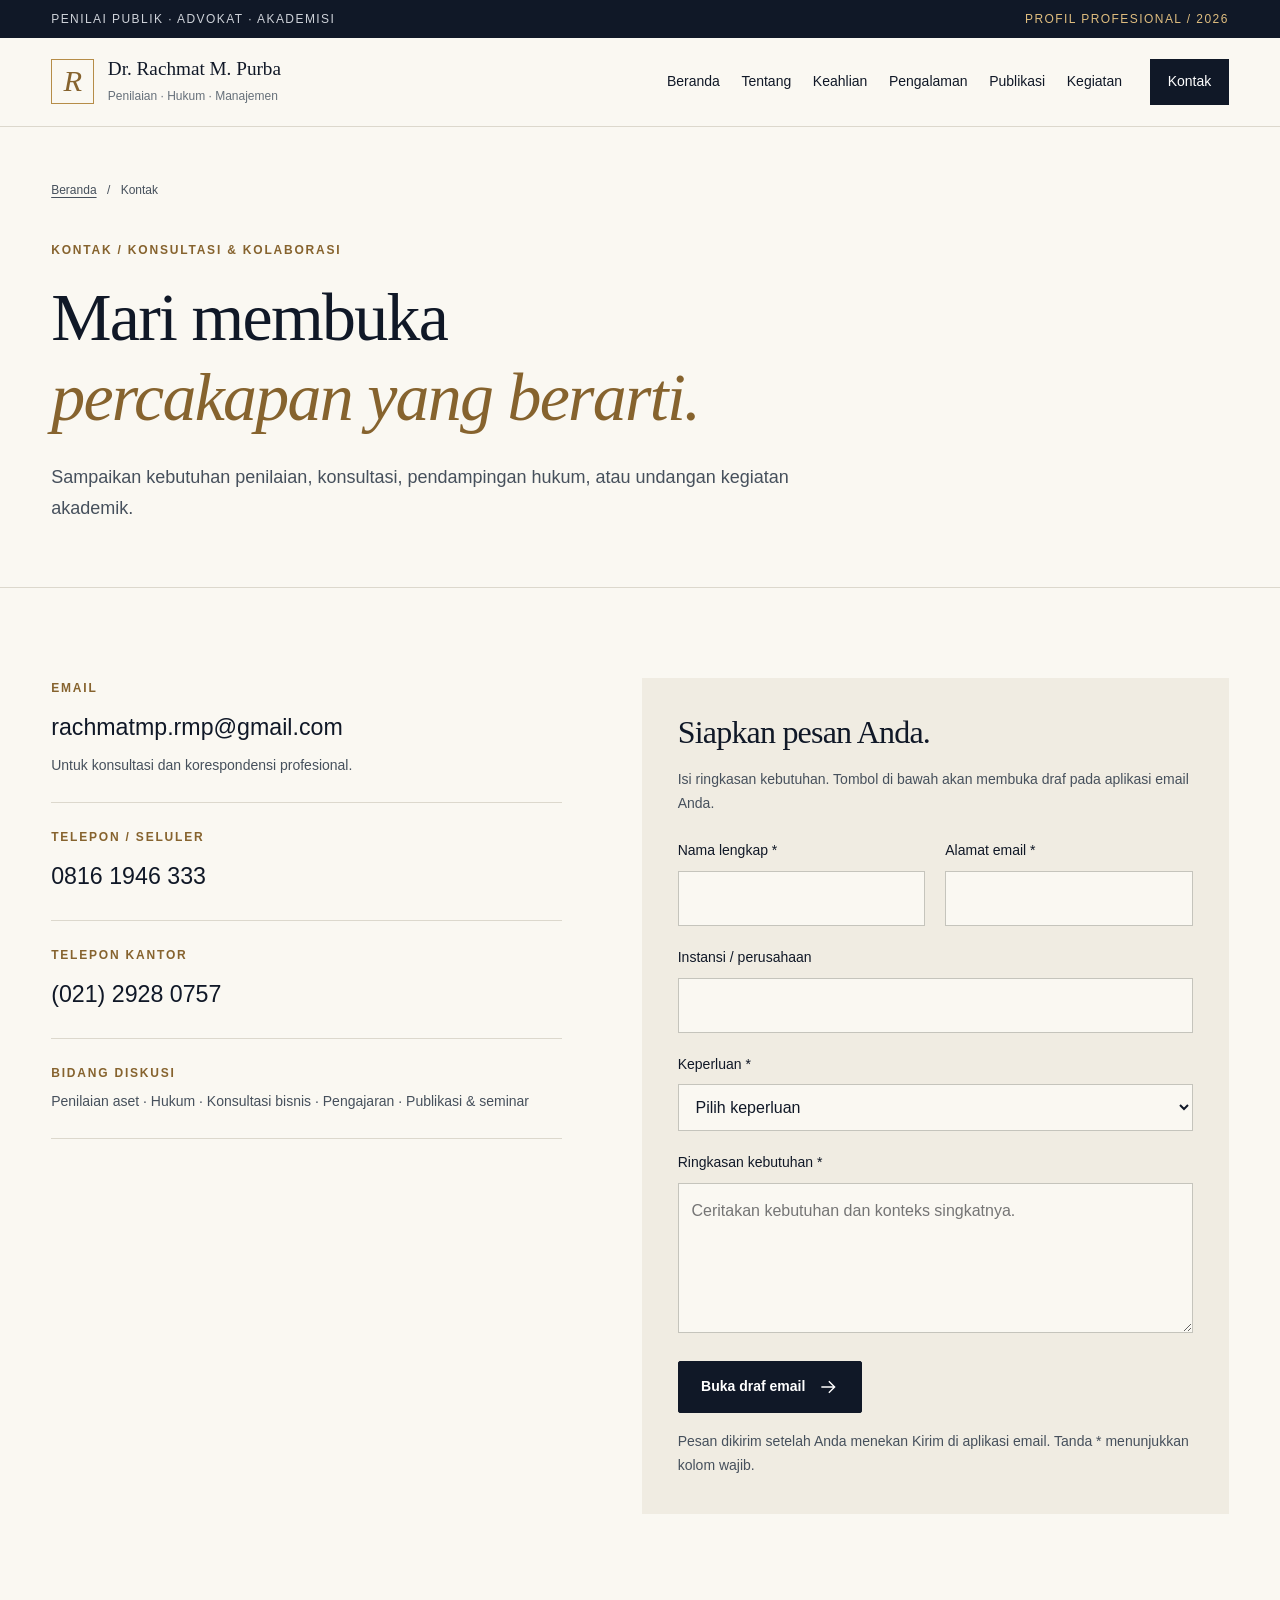
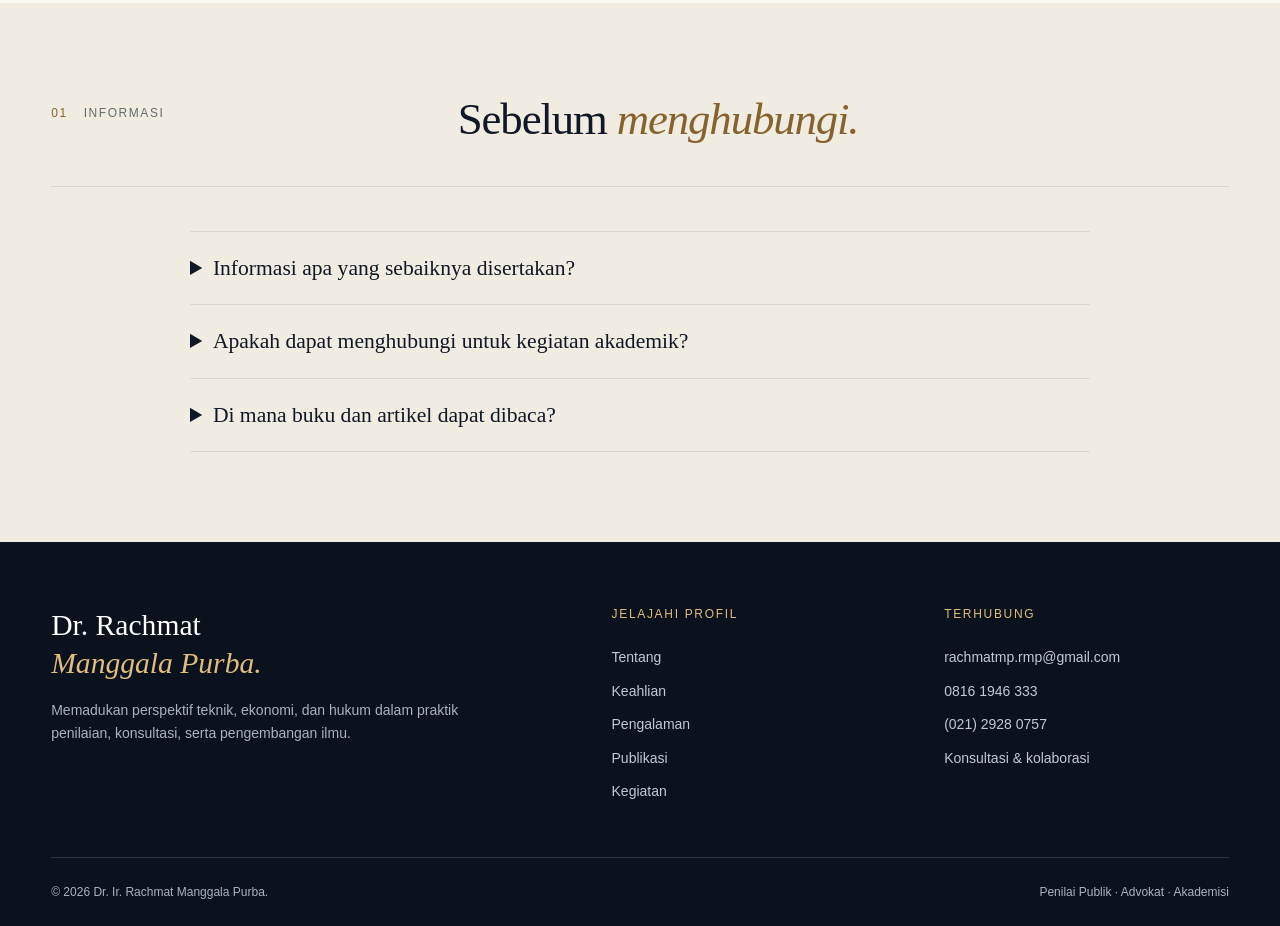
<file: kontak.html>
<!doctype html>
<html lang="id">
  <head>
    <meta charset="utf-8">
    <meta name="viewport" content="width=device-width, initial-scale=1">
    <title>Kontak — Dr. Rachmat Manggala Purba</title>
    <meta name="description" content="Hubungi Dr. Ir. Rachmat Manggala Purba untuk konsultasi penilaian aset, hukum, bisnis, dan kolaborasi akademik.">
    <meta name="theme-color" content="#101827">
    <meta name="referrer" content="strict-origin-when-cross-origin">
    <meta property="og:type" content="website">
    <meta property="og:title" content="Kontak — Dr. Rachmat Manggala Purba">
    <meta property="og:description" content="Hubungi Dr. Ir. Rachmat Manggala Purba untuk konsultasi penilaian aset, hukum, bisnis, dan kolaborasi akademik.">
    <meta property="og:image" content="assets/og-image.svg">
    <link rel="icon" href="assets/favicon.svg" type="image/svg+xml">
    <link rel="stylesheet" href="css/style.css">
    <script src="js/main.js" defer></script>
    <noscript>
      <style>.menu-toggle{display:none}.nav-links{display:flex;position:static;flex-wrap:wrap;box-shadow:none;max-height:none;padding:.75rem 0}.nav{flex-wrap:wrap;padding-block:1rem}</style>
    </noscript>
  </head>
  <body id="top">
    <a class="skip-link" href="#main-content">Lewati ke konten utama</a>
    <div class="topbar">
      <div class="container">
        <span>Penilai publik · Advokat · Akademisi</span>
        <span>Profil profesional / 2026</span>
      </div>
    </div>
    <header class="site-header">
      <div class="container nav">
        <a class="brand" href="index.html" aria-label="RMP — Beranda">
          <span class="brand-mark" aria-hidden="true">R</span>
          <span>
            <span class="brand-name">Dr. Rachmat M. Purba</span>
            <span class="brand-subtitle">Penilaian · Hukum · Manajemen</span>
          </span>
        </a>
        <button class="menu-toggle" data-menu-toggle aria-controls="primary-navigation" aria-expanded="false" aria-label="Buka navigasi">
          <svg aria-hidden="true" viewbox="0 0 24 24" fill="none" stroke="currentColor" stroke-width="1.5">
            <path d="M3 6h18M3 12h18M3 18h18"></path>
          </svg>
          <span>Menu</span>
        </button>
        <nav class="nav-links" id="primary-navigation" aria-label="Navigasi utama">
          <a href="index.html">Beranda</a>
          <a href="tentang.html">Tentang</a>
          <a href="keahlian.html">Keahlian</a>
          <a href="pengalaman.html">Pengalaman</a>
          <a href="publikasi.html">Publikasi</a>
          <a href="kegiatan.html">Kegiatan</a>
          <a href="kontak.html" aria-current="page" class="nav-contact">Kontak</a>
        </nav>
      </div>
    </header>
    <main id="main-content">
      <section class="page-hero">
        <div class="container">
          <nav class="breadcrumb" aria-label="Jejak halaman">
            <a href="index.html">Beranda</a>
            <span aria-hidden="true">/</span>
            <span>Kontak</span>
          </nav>
          <span class="eyebrow">Kontak / Konsultasi &amp; kolaborasi</span>
          <h1>Mari membuka<br>
            <em>percakapan yang berarti.</em>
          </h1>
          <p class="lead">Sampaikan kebutuhan penilaian, konsultasi, pendampingan hukum, atau undangan kegiatan akademik.</p>
        </div>
      </section>
      <section class="section">
        <div class="container contact-layout">
          <div>
            <div class="contact-block">
              <span class="eyebrow">Email</span>
              <a class="contact-value" href="mailto:rachmatmp.rmp@gmail.com">rachmatmp.rmp@gmail.com</a>
              <p>Untuk konsultasi dan korespondensi profesional.</p>
            </div>
            <div class="contact-block">
              <span class="eyebrow">Telepon / Seluler</span>
              <a class="contact-value" href="tel:+628161946333">0816 1946 333</a>
            </div>
            <div class="contact-block">
              <span class="eyebrow">Telepon kantor</span>
              <a class="contact-value" href="tel:+622129280757">(021) 2928 0757</a>
            </div>
            <div class="contact-block">
              <span class="eyebrow">Bidang diskusi</span>
              <p>Penilaian aset · Hukum · Konsultasi bisnis · Pengajaran · Publikasi &amp; seminar</p>
            </div>
          </div>
          <form class="contact-form" id="contact-form" action="mailto:rachmatmp.rmp@gmail.com" method="get">
            <h2>Siapkan pesan Anda.</h2>
            <p class="small">Isi ringkasan kebutuhan. Tombol di bawah akan membuka draf pada aplikasi email Anda.</p>
            <div class="form-grid">
              <div class="form-field">
                <label for="name">Nama lengkap *</label>
                <input id="name" name="name" autocomplete="name" required maxlength="100">
              </div>
              <div class="form-field">
                <label for="email">Alamat email *</label>
                <input id="email" name="email" type="email" autocomplete="email" required maxlength="150">
              </div>
              <div class="form-field full">
                <label for="organization">Instansi / perusahaan</label>
                <input id="organization" name="organization" autocomplete="organization" maxlength="150">
              </div>
              <div class="form-field full">
                <label for="topic">Keperluan *</label>
                <select id="topic" name="topic" required>
                  <option value="">Pilih keperluan</option>
                  <option>Penilaian &amp; pengelolaan aset</option>
                  <option>Konsultasi bisnis &amp; keuangan</option>
                  <option>Layanan hukum</option>
                  <option>Akademik &amp; seminar</option>
                  <option>Publikasi &amp; media</option>
                  <option>Lainnya</option>
                </select>
              </div>
              <div class="form-field full">
                <label for="message">Ringkasan kebutuhan *</label>
                <textarea id="message" name="message" required minlength="10" maxlength="1500" placeholder="Ceritakan kebutuhan dan konteks singkatnya."></textarea>
              </div>
              <div class="form-field full">
                <button class="button" type="submit">Buka draf email <svg aria-hidden="true" viewbox="0 0 24 24" fill="none" stroke="currentColor" stroke-width="1.6">
                    <path d="M4 12h15M13 5l7 7-7 7"></path>
                  </svg>
                </button>
              </div>
            </div>
            <p class="form-help">Pesan dikirim setelah Anda menekan Kirim di aplikasi email. Tanda * menunjukkan kolom wajib.</p>
            <p class="form-status" id="form-status" role="status" aria-live="polite" hidden></p>
            <noscript>
              <p class="form-help">Untuk menyusun draf otomatis, aktifkan JavaScript atau kirim email langsung ke rachmatmp.rmp@gmail.com.</p>
            </noscript>
          </form>
        </div>
      </section>
      <section class="section cream">
        <div class="container">
          <div class="section-heading">
            <div class="section-label">
              <span>01</span>Informasi</div>
            <div>
              <h2>Sebelum <em>menghubungi.</em>
              </h2>
            </div>
          </div>
          <div class="faq">
            <details>
              <summary>Informasi apa yang sebaiknya disertakan?</summary>
              <p>Sertakan nama, instansi bila ada, bidang kebutuhan, dan ringkasan konteks. Untuk penilaian aset, Anda dapat menyebutkan jenis serta lokasi umum aset sebagai informasi awal.</p>
            </details>
            <details>
              <summary>Apakah dapat menghubungi untuk kegiatan akademik?</summary>
              <p>Anda dapat menyampaikan undangan pengajaran, seminar, diskusi, atau kolaborasi penulisan melalui alamat email yang tersedia, disertai topik dan rencana waktu kegiatan.</p>
            </details>
            <details>
              <summary>Di mana buku dan artikel dapat dibaca?</summary>
              <p>Halaman <a class="text-link" href="publikasi.html">Publikasi</a> menyediakan tautan ke penerbit, jurnal, PDF, dan repositori. Ketersediaan akses mengikuti situs penyedia.</p>
            </details>
          </div>
        </div>
      </section>
    </main>
    <footer class="site-footer">
      <div class="container">
        <div class="footer-grid">
          <div class="footer-about">
            <div class="footer-title">Dr. Rachmat<br>
              <em>Manggala Purba.</em>
            </div>
            <p>Memadukan perspektif teknik, ekonomi, dan hukum dalam praktik penilaian, konsultasi, serta pengembangan ilmu.</p>
          </div>
          <div>
            <h3>Jelajahi profil</h3>
            <ul>
              <li>
                <a href="tentang.html">Tentang</a>
              </li>
              <li>
                <a href="keahlian.html">Keahlian</a>
              </li>
              <li>
                <a href="pengalaman.html">Pengalaman</a>
              </li>
              <li>
                <a href="publikasi.html">Publikasi</a>
              </li>
              <li>
                <a href="kegiatan.html">Kegiatan</a>
              </li>
            </ul>
          </div>
          <div>
            <h3>Terhubung</h3>
            <ul>
              <li>
                <a href="mailto:rachmatmp.rmp@gmail.com">rachmatmp.rmp@gmail.com</a>
              </li>
              <li>
                <a href="tel:+628161946333">0816 1946 333</a>
              </li>
              <li>
                <a href="tel:+622129280757">(021) 2928 0757</a>
              </li>
              <li>
                <a href="kontak.html">Konsultasi &amp; kolaborasi</a>
              </li>
            </ul>
          </div>
        </div>
        <div class="footer-bottom">
          <span>© 2026 Dr. Ir. Rachmat Manggala Purba.</span>
          <span>Penilai Publik · Advokat · Akademisi</span>
        </div>
      </div>
    </footer>
    <a class="back-to-top" data-back-top href="#top" aria-label="Kembali ke atas" hidden>
      <svg aria-hidden="true" viewbox="0 0 24 24" fill="none" stroke="currentColor" stroke-width="1.6">
        <path d="M4 12h15M13 5l7 7-7 7"></path>
      </svg>
    </a>
  </body>
</html>
</file>
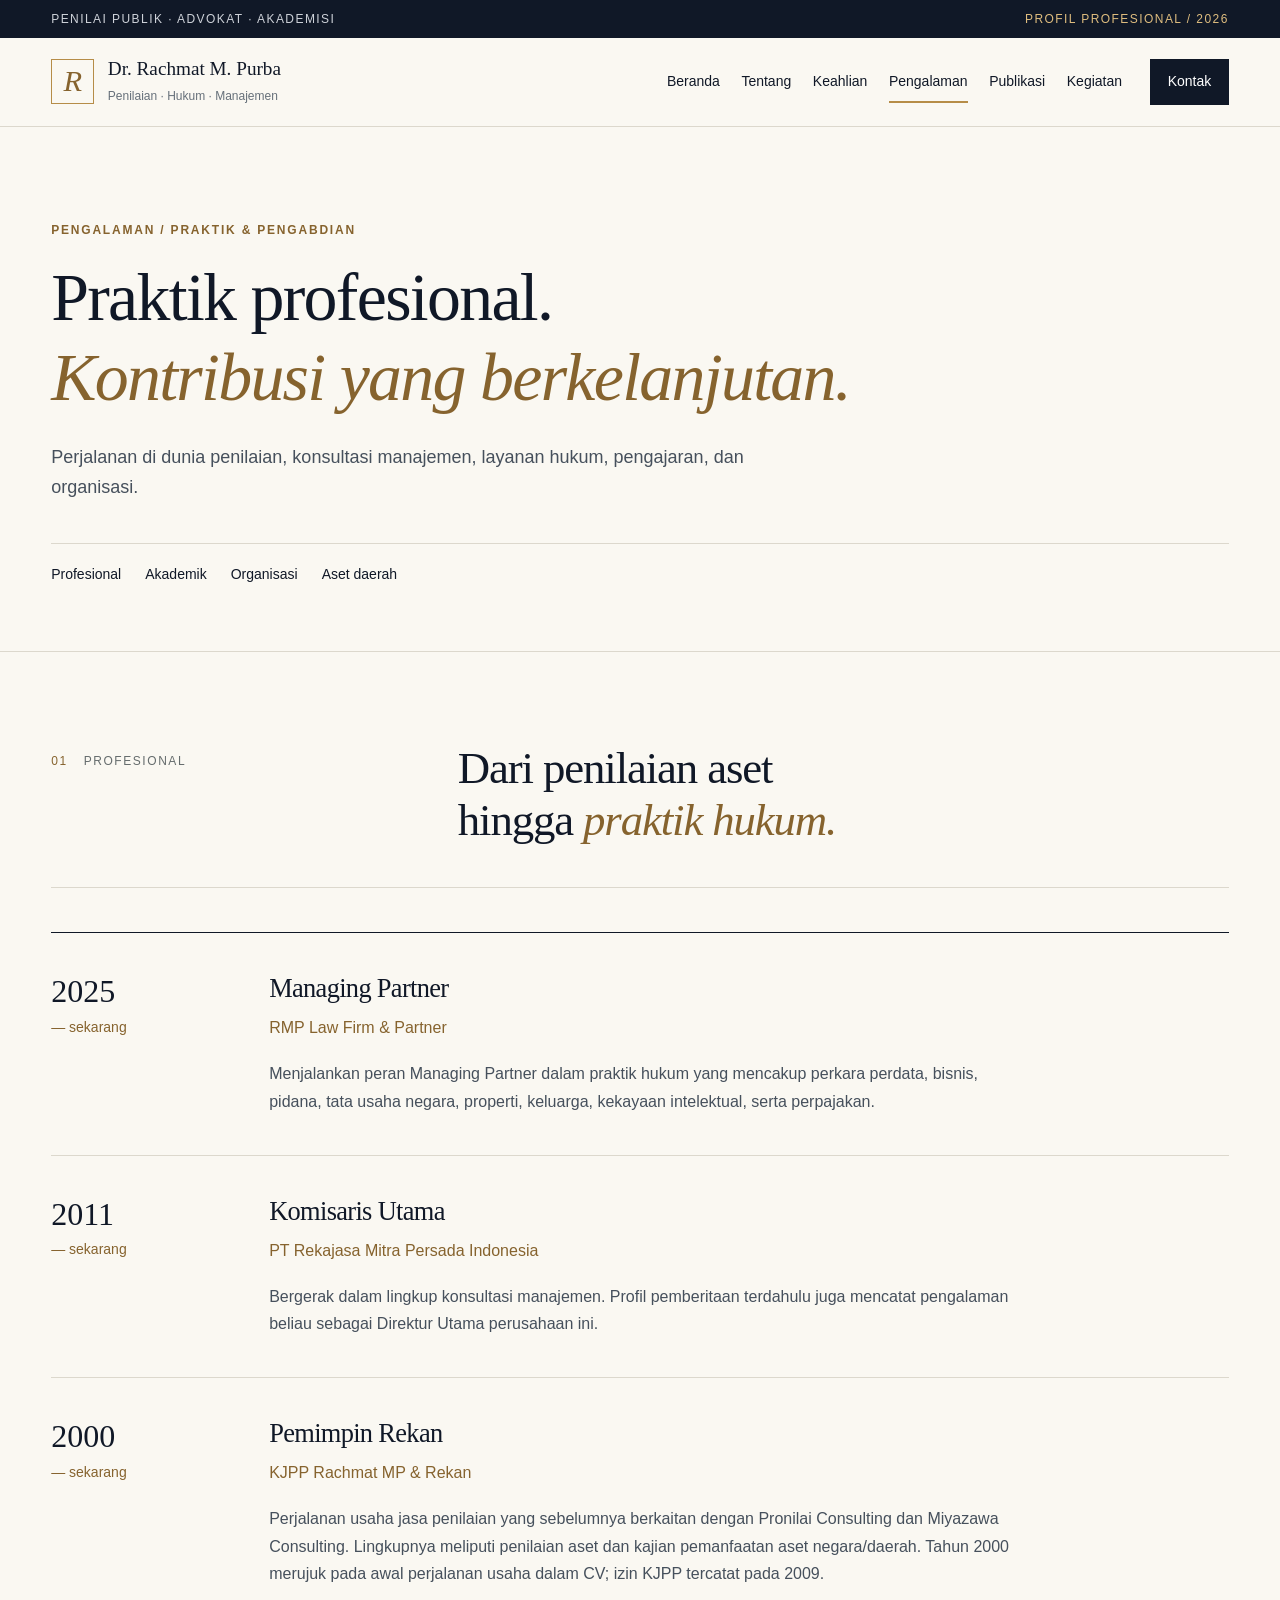
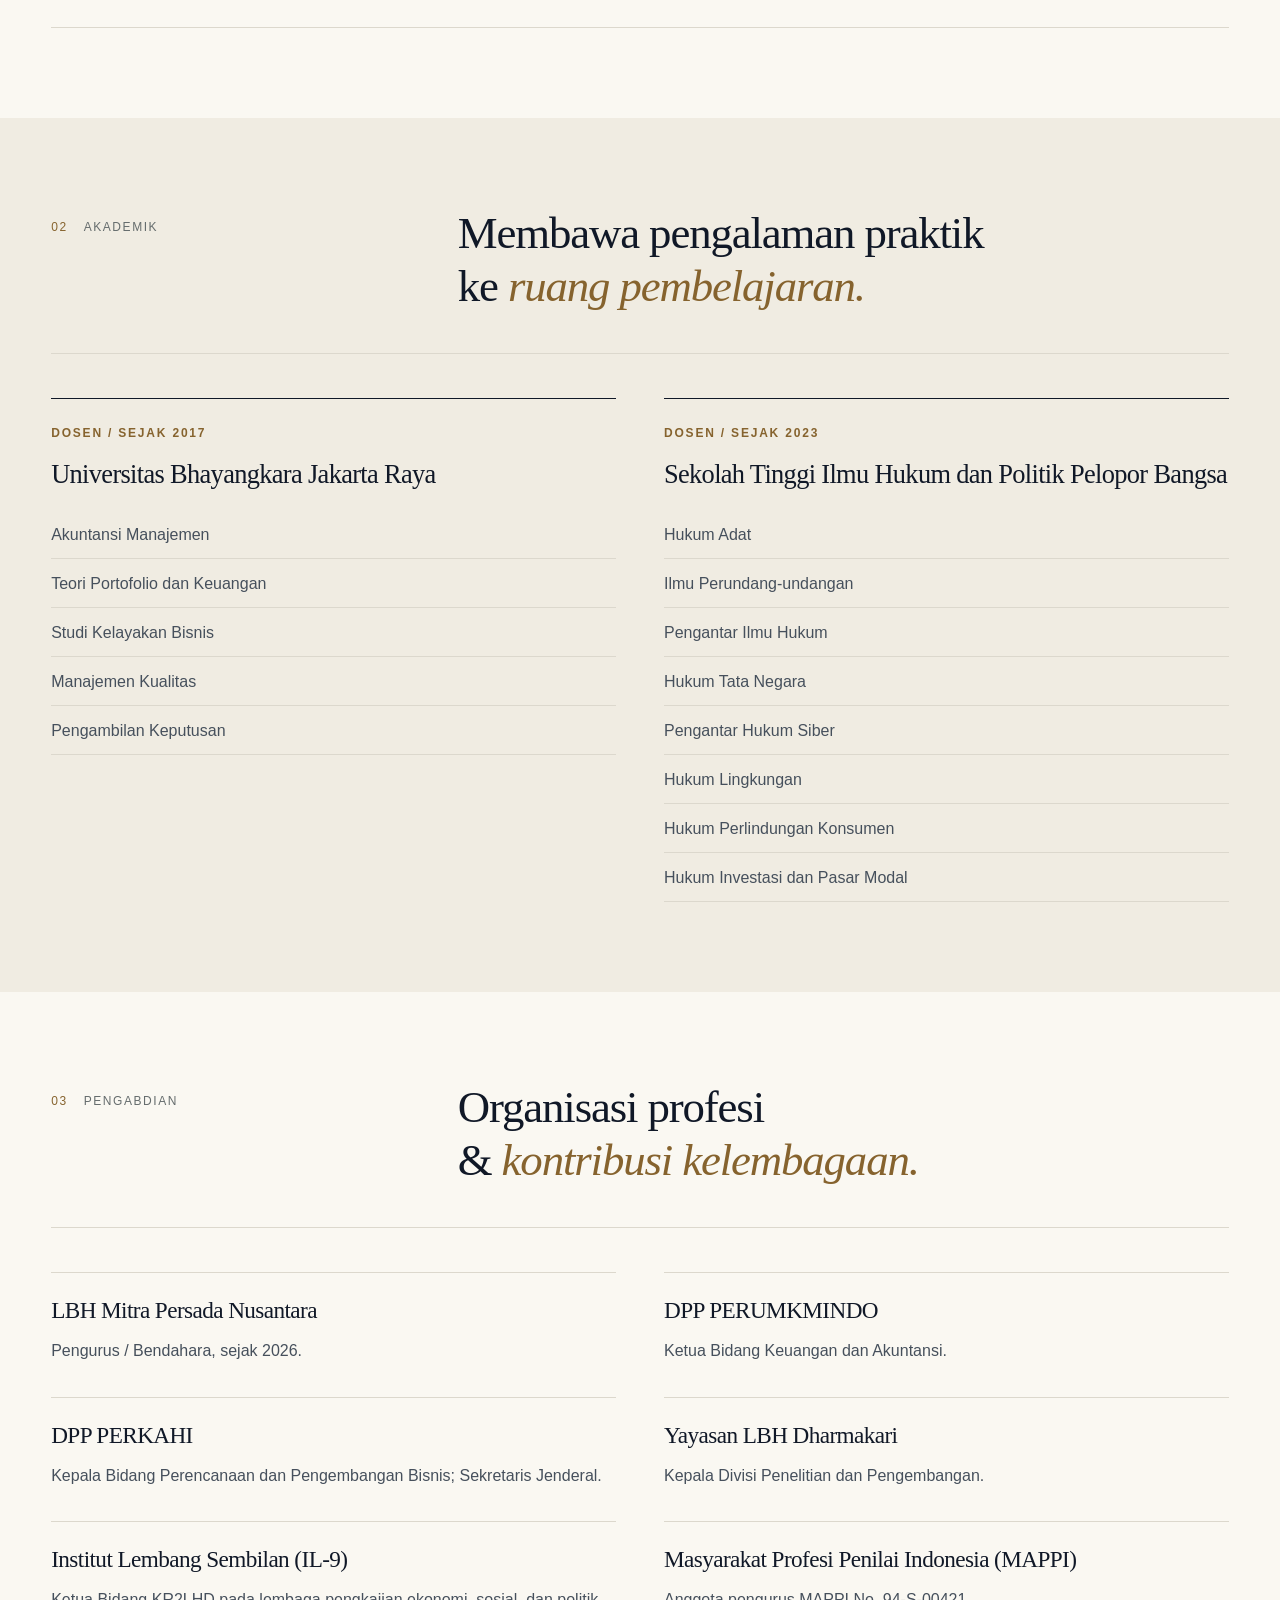
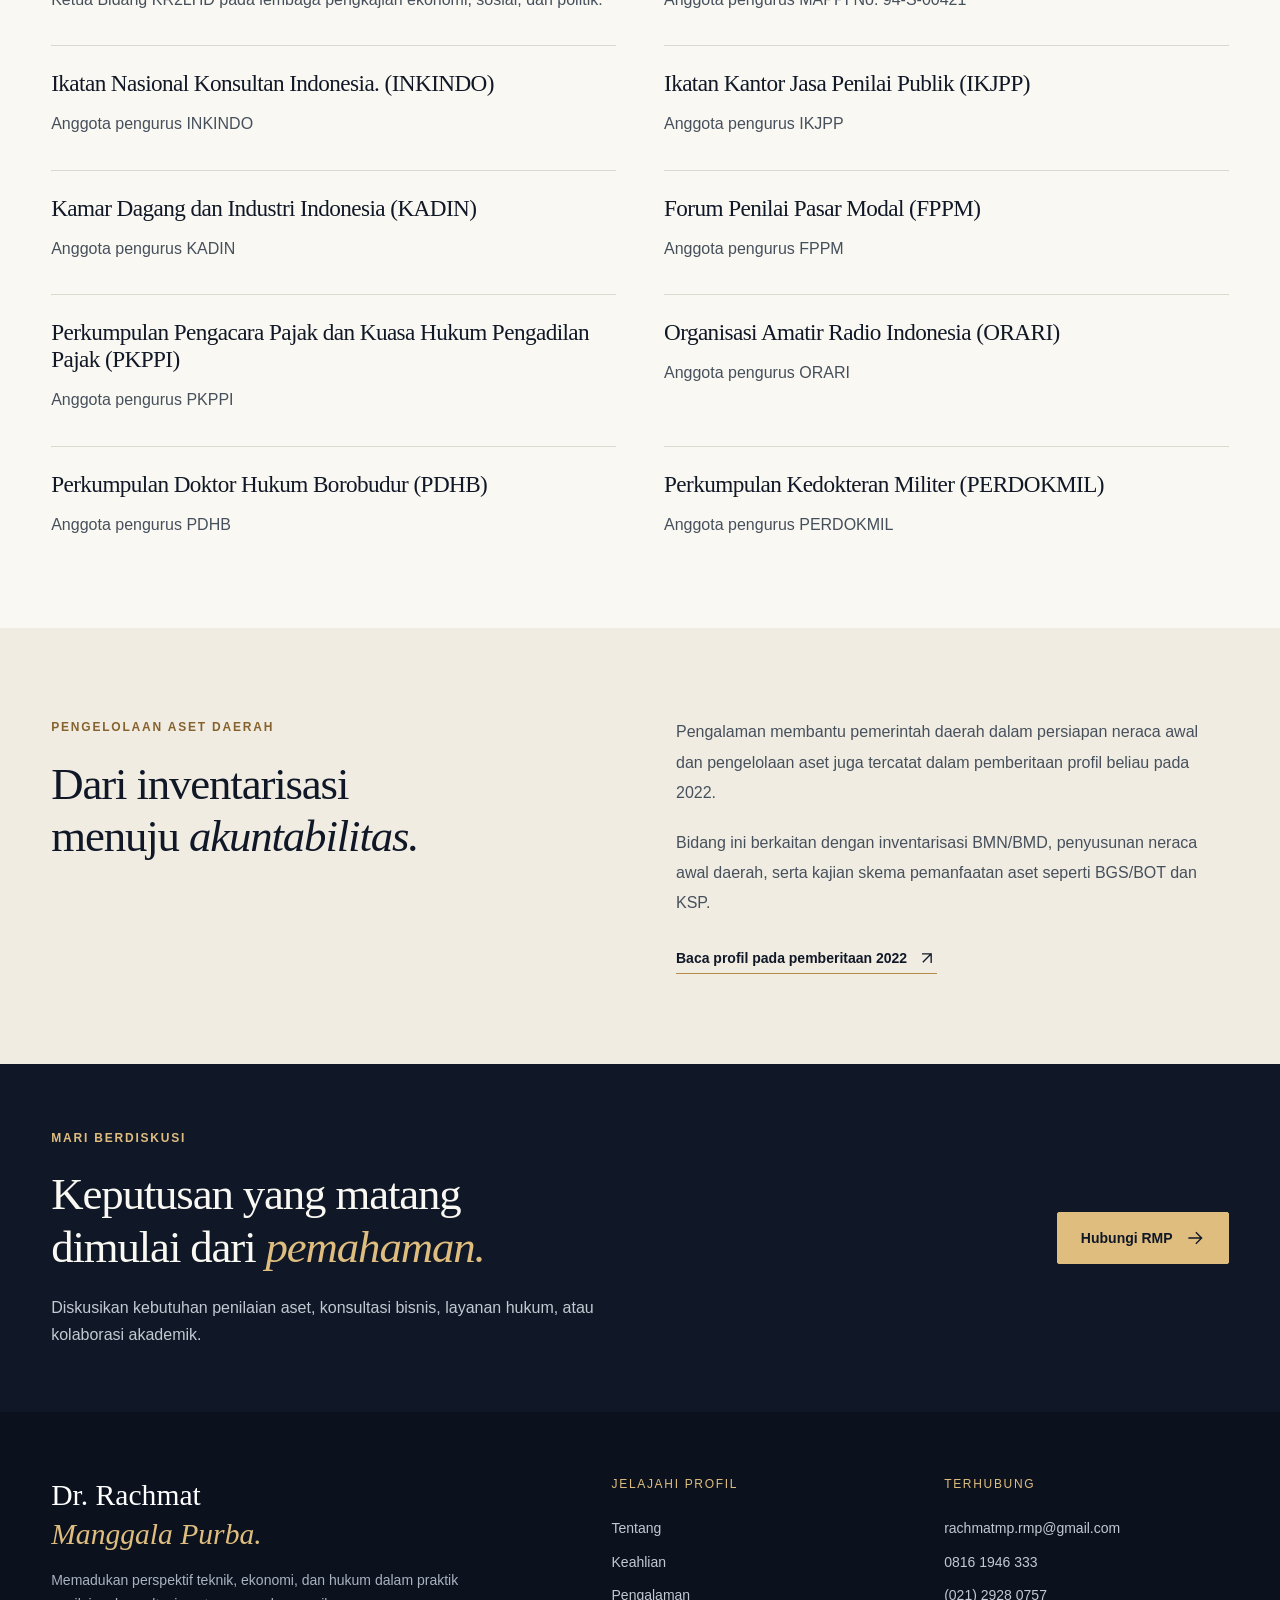
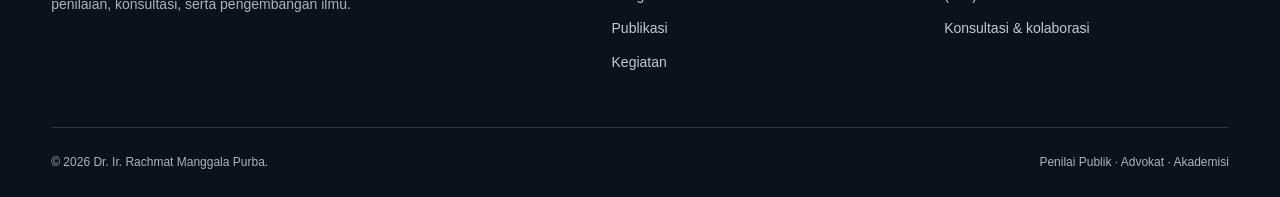
<file: pengalaman.html>
<!doctype html>
<html lang="id">
  <head>
    <meta charset="utf-8">
    <meta name="viewport" content="width=device-width, initial-scale=1">
    <title>Pengalaman Profesional — Dr. Rachmat Manggala Purba</title>
    <meta name="description" content="Pengalaman profesional, karier akademik, pengabdian organisasi, dan pengelolaan aset daerah Rachmat Manggala Purba.">
    <meta name="theme-color" content="#101827">
    <meta name="referrer" content="strict-origin-when-cross-origin">
    <meta property="og:type" content="website">
    <meta property="og:title" content="Pengalaman Profesional — Dr. Rachmat Manggala Purba">
    <meta property="og:description" content="Pengalaman profesional, karier akademik, pengabdian organisasi, dan pengelolaan aset daerah Rachmat Manggala Purba.">
    <meta property="og:image" content="assets/og-image.svg">
    <link rel="icon" href="assets/favicon.svg" type="image/svg+xml">
    <link rel="stylesheet" href="css/style.css">
    <script src="js/main.js" defer></script>
    <noscript>
      <style>.menu-toggle{display:none}.nav-links{display:flex;position:static;flex-wrap:wrap;box-shadow:none;max-height:none;padding:.75rem 0}.nav{flex-wrap:wrap;padding-block:1rem}</style>
    </noscript>
  </head>
  <body id="top">
    <a class="skip-link" href="#main-content">Lewati ke konten utama</a>
    <div class="topbar">
      <div class="container">
        <span>Penilai publik · Advokat · Akademisi</span>
        <span>Profil profesional / 2026</span>
      </div>
    </div>
    <header class="site-header">
      <div class="container nav">
        <a class="brand" href="index.html" aria-label="RMP — Beranda">
          <span class="brand-mark" aria-hidden="true">R</span>
          <span>
            <span class="brand-name">Dr. Rachmat M. Purba</span>
            <span class="brand-subtitle">Penilaian · Hukum · Manajemen</span>
          </span>
        </a>
        <button class="menu-toggle" data-menu-toggle aria-controls="primary-navigation" aria-expanded="false" aria-label="Buka navigasi">
          <svg aria-hidden="true" viewbox="0 0 24 24" fill="none" stroke="currentColor" stroke-width="1.5">
            <path d="M3 6h18M3 12h18M3 18h18"></path>
          </svg>
          <span>Menu</span>
        </button>
        <nav class="nav-links" id="primary-navigation" aria-label="Navigasi utama">
          <a href="index.html">Beranda</a>
          <a href="tentang.html">Tentang</a>
          <a href="keahlian.html">Keahlian</a>
          <a href="pengalaman.html" aria-current="page">Pengalaman</a>
          <a href="publikasi.html">Publikasi</a>
          <a href="kegiatan.html">Kegiatan</a>
          <a href="kontak.html" class="nav-contact">Kontak</a>
        </nav>
      </div>
    </header>
    <main id="main-content">
      <section class="page-hero">
        <div class="container">
          <nav class="breadcrumb" aria-label="Jejak halaman">
           
          </nav>
          <span class="eyebrow">Pengalaman / Praktik &amp; pengabdian</span>
          <h1>Praktik profesional.<br>
            <em>Kontribusi yang berkelanjutan.</em>
          </h1>
          <p class="lead">Perjalanan di dunia penilaian, konsultasi manajemen, layanan hukum, pengajaran, dan organisasi.</p>
          <nav class="page-index" aria-label="Daftar bagian">
            <a href="#profesional">Profesional</a>
            <a href="#akademik">Akademik</a>
            <a href="#organisasi">Organisasi</a>
            <a href="#aset-daerah">Aset daerah</a>
          </nav>
        </div>
      </section>
      <section class="section" id="profesional">
        <div class="container">
          <div class="section-heading">
            <div class="section-label">
              <span>01</span>Profesional</div>
            <div>
              <h2>Dari penilaian aset<br>hingga <em>praktik hukum.</em>
              </h2>
            </div>
          </div>
          <div class="timeline">
            <article class="timeline-item">
              <div class="timeline-date">
                <strong>2025</strong>— sekarang</div>
              <div>
                <h3>Managing Partner</h3>
                <p class="organization">RMP Law Firm &amp; Partner</p>
                <p>Menjalankan peran Managing Partner dalam praktik hukum yang mencakup perkara perdata, bisnis, pidana, tata usaha negara, properti, keluarga, kekayaan intelektual, serta perpajakan.</p>
              </div>
            </article>
            <article class="timeline-item">
              <div class="timeline-date">
                <strong>2011</strong>— sekarang</div>
              <div>
                <h3>Komisaris Utama</h3>
                <p class="organization">PT Rekajasa Mitra Persada Indonesia</p>
                <p>Bergerak dalam lingkup konsultasi manajemen. Profil pemberitaan terdahulu juga mencatat pengalaman beliau sebagai Direktur Utama perusahaan ini.</p>
              </div>
            </article>
            <article class="timeline-item">
              <div class="timeline-date">
                <strong>2000</strong>— sekarang</div>
              <div>
                <h3>Pemimpin Rekan</h3>
                <p class="organization">KJPP Rachmat MP &amp; Rekan</p>
                <p>Perjalanan usaha jasa penilaian yang sebelumnya berkaitan dengan Pronilai Consulting dan Miyazawa Consulting. Lingkupnya meliputi penilaian aset dan kajian pemanfaatan aset negara/daerah. Tahun 2000 merujuk pada awal perjalanan usaha dalam CV; izin KJPP tercatat pada 2009.</p>
              </div>
            </article>
          </div>
        </div>
      </section>
      <section class="section cream" id="akademik">
        <div class="container">
          <div class="section-heading">
            <div class="section-label">
              <span>02</span>Akademik</div>
            <div>
              <h2>Membawa pengalaman praktik<br>ke <em>ruang pembelajaran.</em>
              </h2>
            </div>
          </div>
          <div class="academic-grid">
            <article class="academic">
              <span class="eyebrow">Dosen / Sejak 2017</span>
              <h3>Universitas Bhayangkara Jakarta Raya</h3>
              <ul class="list-lines">
                <li>Akuntansi Manajemen</li>
                <li>Teori Portofolio dan Keuangan</li>
                <li>Studi Kelayakan Bisnis</li>
                <li>Manajemen Kualitas</li>
                <li>Pengambilan Keputusan</li>
              </ul>
            </article>
            <article class="academic">
              <span class="eyebrow">Dosen / Sejak 2023</span>
              <h3>Sekolah Tinggi Ilmu Hukum dan Politik Pelopor Bangsa</h3>
              <ul class="list-lines">
                <li>Hukum Adat</li>
                <li>Ilmu Perundang-undangan</li>
                <li>Pengantar Ilmu Hukum</li>
                <li>Hukum Tata Negara</li>
                <li>Pengantar Hukum Siber</li>
                <li>Hukum Lingkungan</li>
                <li>Hukum Perlindungan Konsumen</li>
                <li>Hukum Investasi dan Pasar Modal</li>
              </ul>
            </article>
          </div>
        </div>
      </section>
      <section class="section" id="organisasi">
        <div class="container">
          <div class="section-heading">
            <div class="section-label">
              <span>03</span>Pengabdian</div>
            <div>
              <h2>Organisasi profesi<br>&amp; <em>kontribusi kelembagaan.</em>
              </h2>
            </div>
          </div>
          <div class="organizations">
            <article class="organization-card">
              <h3>LBH Mitra Persada Nusantara</h3>
              <p>Pengurus / Bendahara, sejak 2026.</p>
            </article>
            <article class="organization-card">
              <h3>DPP PERUMKMINDO</h3>
              <p>Ketua Bidang Keuangan dan Akuntansi.</p>
            </article>
            <article class="organization-card">
              <h3>DPP PERKAHI</h3>
              <p>Kepala Bidang Perencanaan dan Pengembangan Bisnis; Sekretaris Jenderal.</p>
            </article>
            <article class="organization-card">
              <h3>Yayasan LBH Dharmakari</h3>
              <p>Kepala Divisi Penelitian dan Pengembangan.</p>
            </article>
            <article class="organization-card">
              <h3>Institut Lembang Sembilan (IL-9)</h3>
              <p>Ketua Bidang KR2LHD pada lembaga pengkajian ekonomi, sosial, dan politik.</p>
            </article>
            <article class="organization-card">
              <h3>Masyarakat Profesi Penilai Indonesia (MAPPI)</h3>
              <p>Anggota pengurus MAPPI No. 94-S-00421</p>
            </article>
            <article class="organization-card">
              <h3>Ikatan Nasional Konsultan Indonesia. (INKINDO)</h3>
              <p>Anggota pengurus INKINDO</p>
            </article>
            <article class="organization-card">
              <h3> Ikatan Kantor Jasa Penilai Publik (IKJPP)</h3>
              <p>Anggota pengurus IKJPP</p>
            </article>
            <article class="organization-card">
              <h3> Kamar Dagang dan Industri Indonesia (KADIN)</h3>
              <p>Anggota pengurus KADIN</p>
            </article>
            <article class="organization-card">
              <h3> Forum Penilai Pasar Modal (FPPM)</h3>
              <p>Anggota pengurus FPPM</p>
            </article>
            <article class="organization-card">
              <h3> Perkumpulan Pengacara Pajak dan Kuasa Hukum Pengadilan Pajak (PKPPI)</h3>
              <p>Anggota pengurus PKPPI</p>
            </article>
            <article class="organization-card">
              <h3> Organisasi Amatir Radio Indonesia (ORARI)</h3>
              <p>Anggota pengurus ORARI</p>
            </article>
            <article class="organization-card">
              <h3> Perkumpulan Doktor Hukum Borobudur  (PDHB)</h3>
              <p>Anggota pengurus PDHB</p>
            </article>
            <article class="organization-card">
              <h3> Perkumpulan Kedokteran Militer (PERDOKMIL)</h3>
              <p>Anggota pengurus PERDOKMIL</p>
            </article>
          </div>
          
        </div>
      </section>
      <section class="section cream" id="aset-daerah">
        <div class="container split">
          <div>
            <span class="eyebrow">Pengelolaan aset daerah</span>
            <h2>Dari inventarisasi<br>menuju <em>akuntabilitas.</em>
            </h2>
          </div>
          <div class="prose">
            <p>Pengalaman membantu pemerintah daerah dalam persiapan neraca awal dan pengelolaan aset juga tercatat dalam pemberitaan profil beliau pada 2022.</p>
            <p>Bidang ini berkaitan dengan inventarisasi BMN/BMD, penyusunan neraca awal daerah, serta kajian skema pemanfaatan aset seperti BGS/BOT dan KSP.</p>
            <a class="text-link" href="https://wahananews.co/nasional/ada-rachmat-manggala-purba-dari-10-calon-anggota-bpk-ri-2022-2027-anRV1r7VWu/0" target="_blank" rel="noopener noreferrer">Baca profil pada pemberitaan 2022<svg aria-hidden="true" viewbox="0 0 24 24" fill="none" stroke="currentColor" stroke-width="1.6">
                <path d="M7 17 17 7M6 7h11v11"></path>
              </svg>
            </a>
          </div>
        </div>
      </section>
      <section class="cta-band dark">
        <div class="container cta-inner">
          <div>
            <span class="eyebrow">Mari berdiskusi</span>
            <h2>Keputusan yang matang<br>dimulai dari <em>pemahaman.</em>
            </h2>
            <p>Diskusikan kebutuhan penilaian aset, konsultasi bisnis, layanan hukum, atau kolaborasi akademik.</p>
          </div>
          <a class="button" href="kontak.html">Hubungi RMP<svg aria-hidden="true" viewbox="0 0 24 24" fill="none" stroke="currentColor" stroke-width="1.6">
              <path d="M4 12h15M13 5l7 7-7 7"></path>
            </svg>
          </a>
        </div>
      </section>
    </main>
    <footer class="site-footer">
      <div class="container">
        <div class="footer-grid">
          <div class="footer-about">
            <div class="footer-title">Dr. Rachmat<br>
              <em>Manggala Purba.</em>
            </div>
            <p>Memadukan perspektif teknik, ekonomi, dan hukum dalam praktik penilaian, konsultasi, serta pengembangan ilmu.</p>
          </div>
          <div>
            <h3>Jelajahi profil</h3>
            <ul>
              <li>
                <a href="tentang.html">Tentang</a>
              </li>
              <li>
                <a href="keahlian.html">Keahlian</a>
              </li>
              <li>
                <a href="pengalaman.html">Pengalaman</a>
              </li>
              <li>
                <a href="publikasi.html">Publikasi</a>
              </li>
              <li>
                <a href="kegiatan.html">Kegiatan</a>
              </li>
            </ul>
          </div>
          <div>
            <h3>Terhubung</h3>
            <ul>
              <li>
                <a href="mailto:rachmatmp.rmp@gmail.com">rachmatmp.rmp@gmail.com</a>
              </li>
              <li>
                <a href="tel:+628161946333">0816 1946 333</a>
              </li>
              <li>
                <a href="tel:+622129280757">(021) 2928 0757</a>
              </li>
              <li>
                <a href="kontak.html">Konsultasi &amp; kolaborasi</a>
              </li>
            </ul>
          </div>
        </div>
        <div class="footer-bottom">
          <span>© 2026 Dr. Ir. Rachmat Manggala Purba.</span>
          <span>Penilai Publik · Advokat · Akademisi</span>
        </div>
      </div>
    </footer>
    <a class="back-to-top" data-back-top href="#top" aria-label="Kembali ke atas" hidden>
      <svg aria-hidden="true" viewbox="0 0 24 24" fill="none" stroke="currentColor" stroke-width="1.6">
        <path d="M4 12h15M13 5l7 7-7 7"></path>
      </svg>
    </a>
  </body>
</html>
</file>
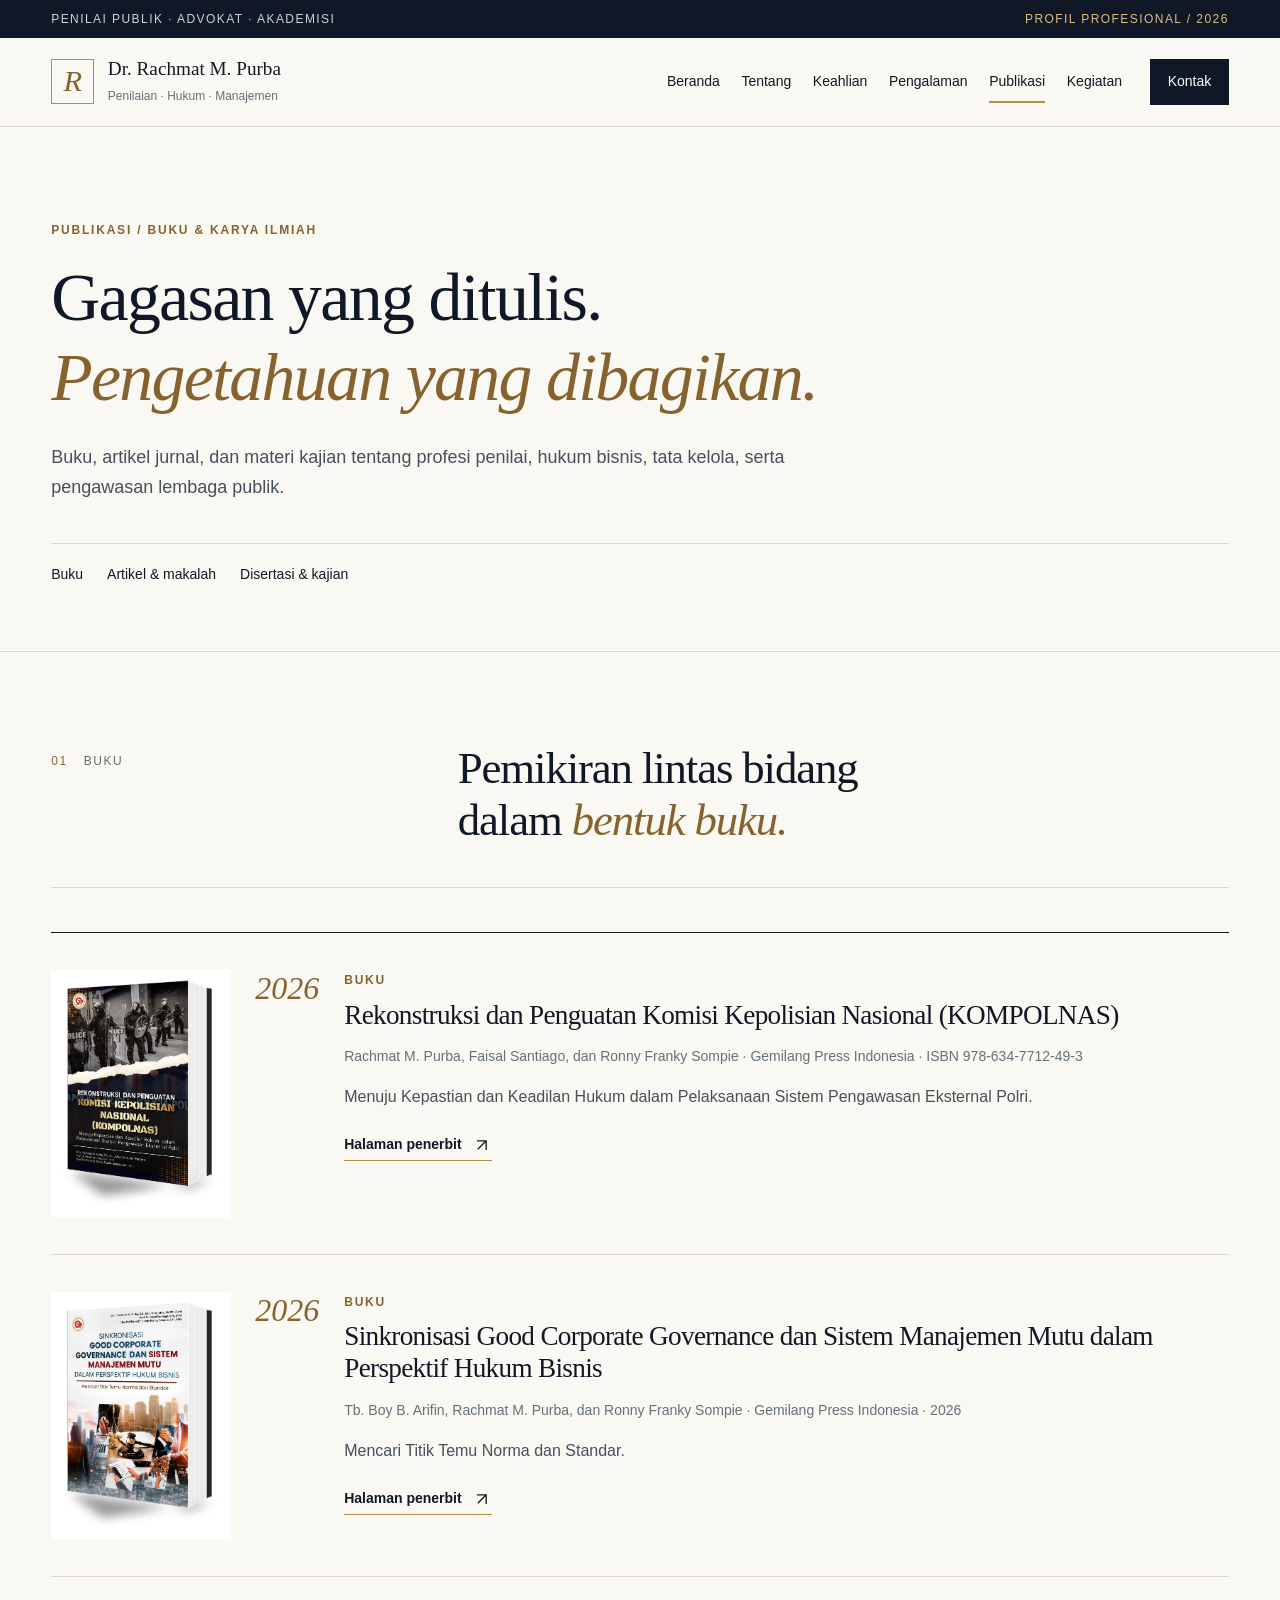
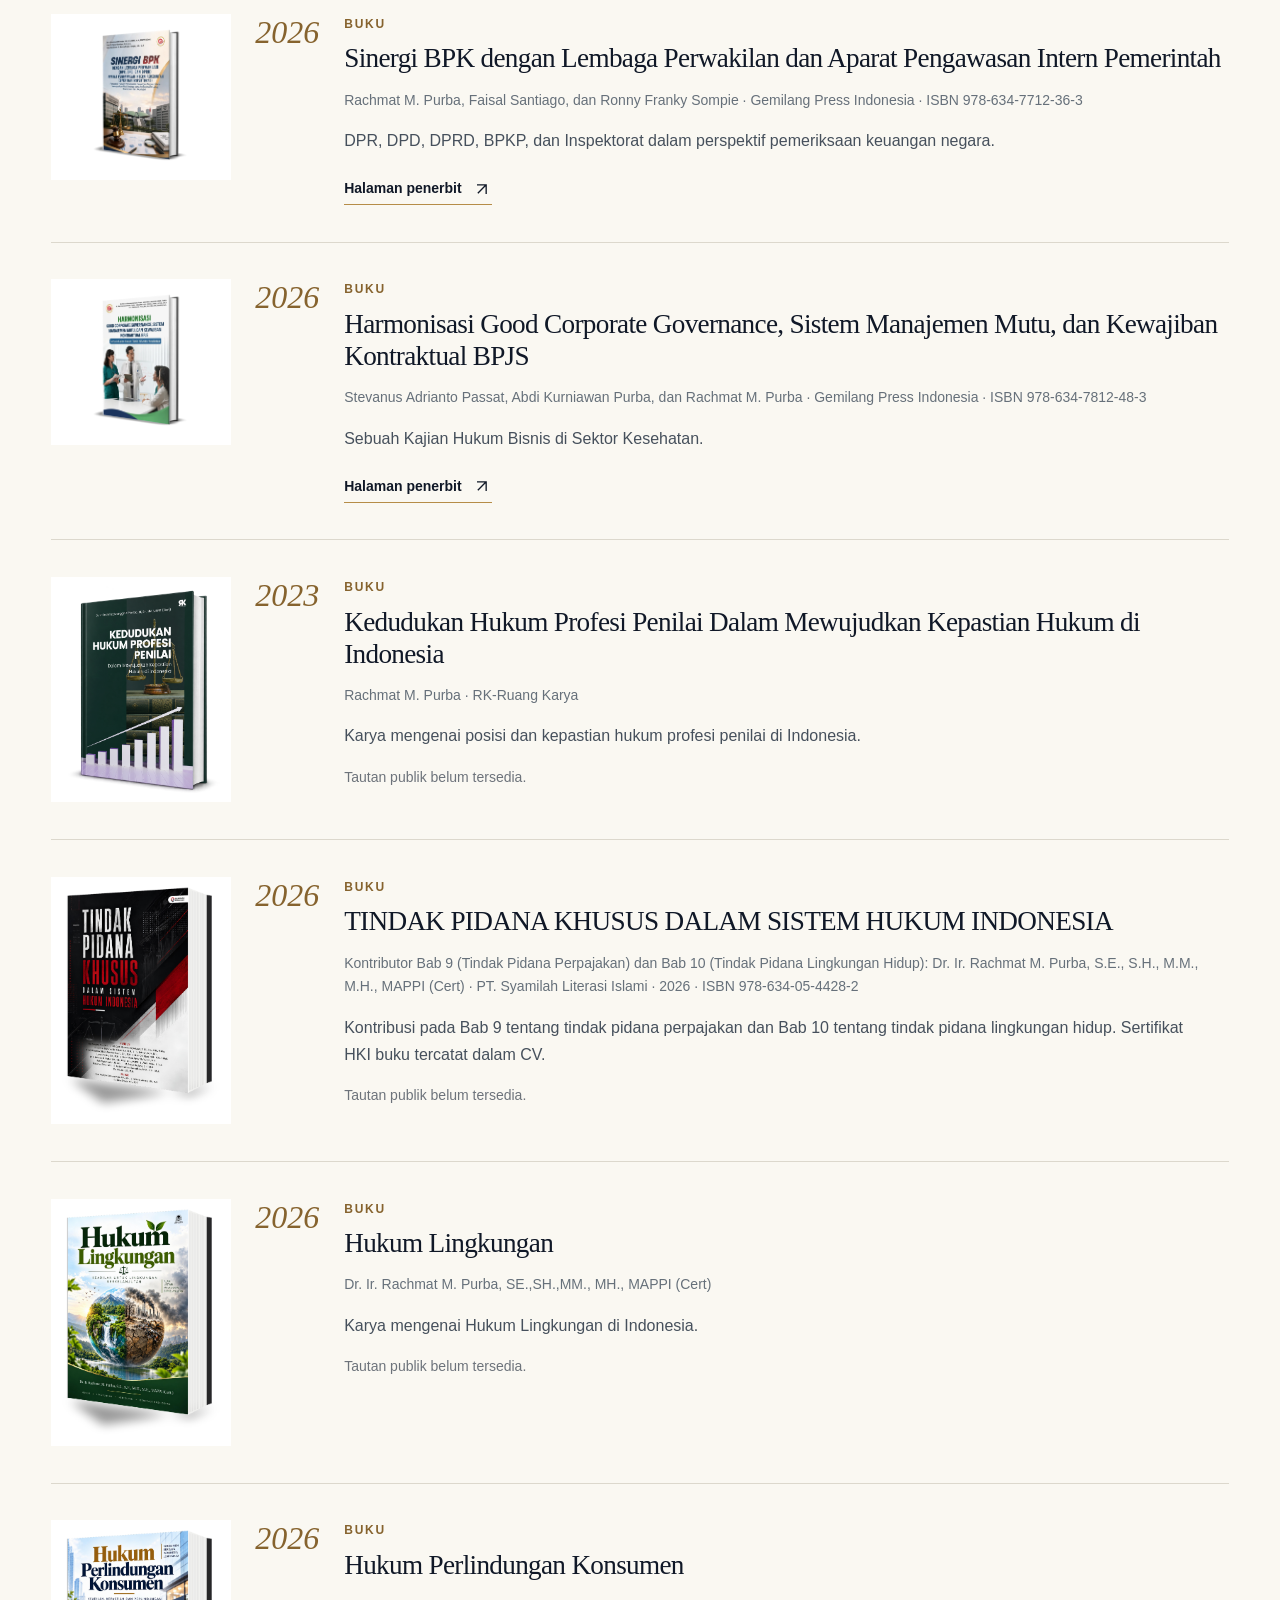
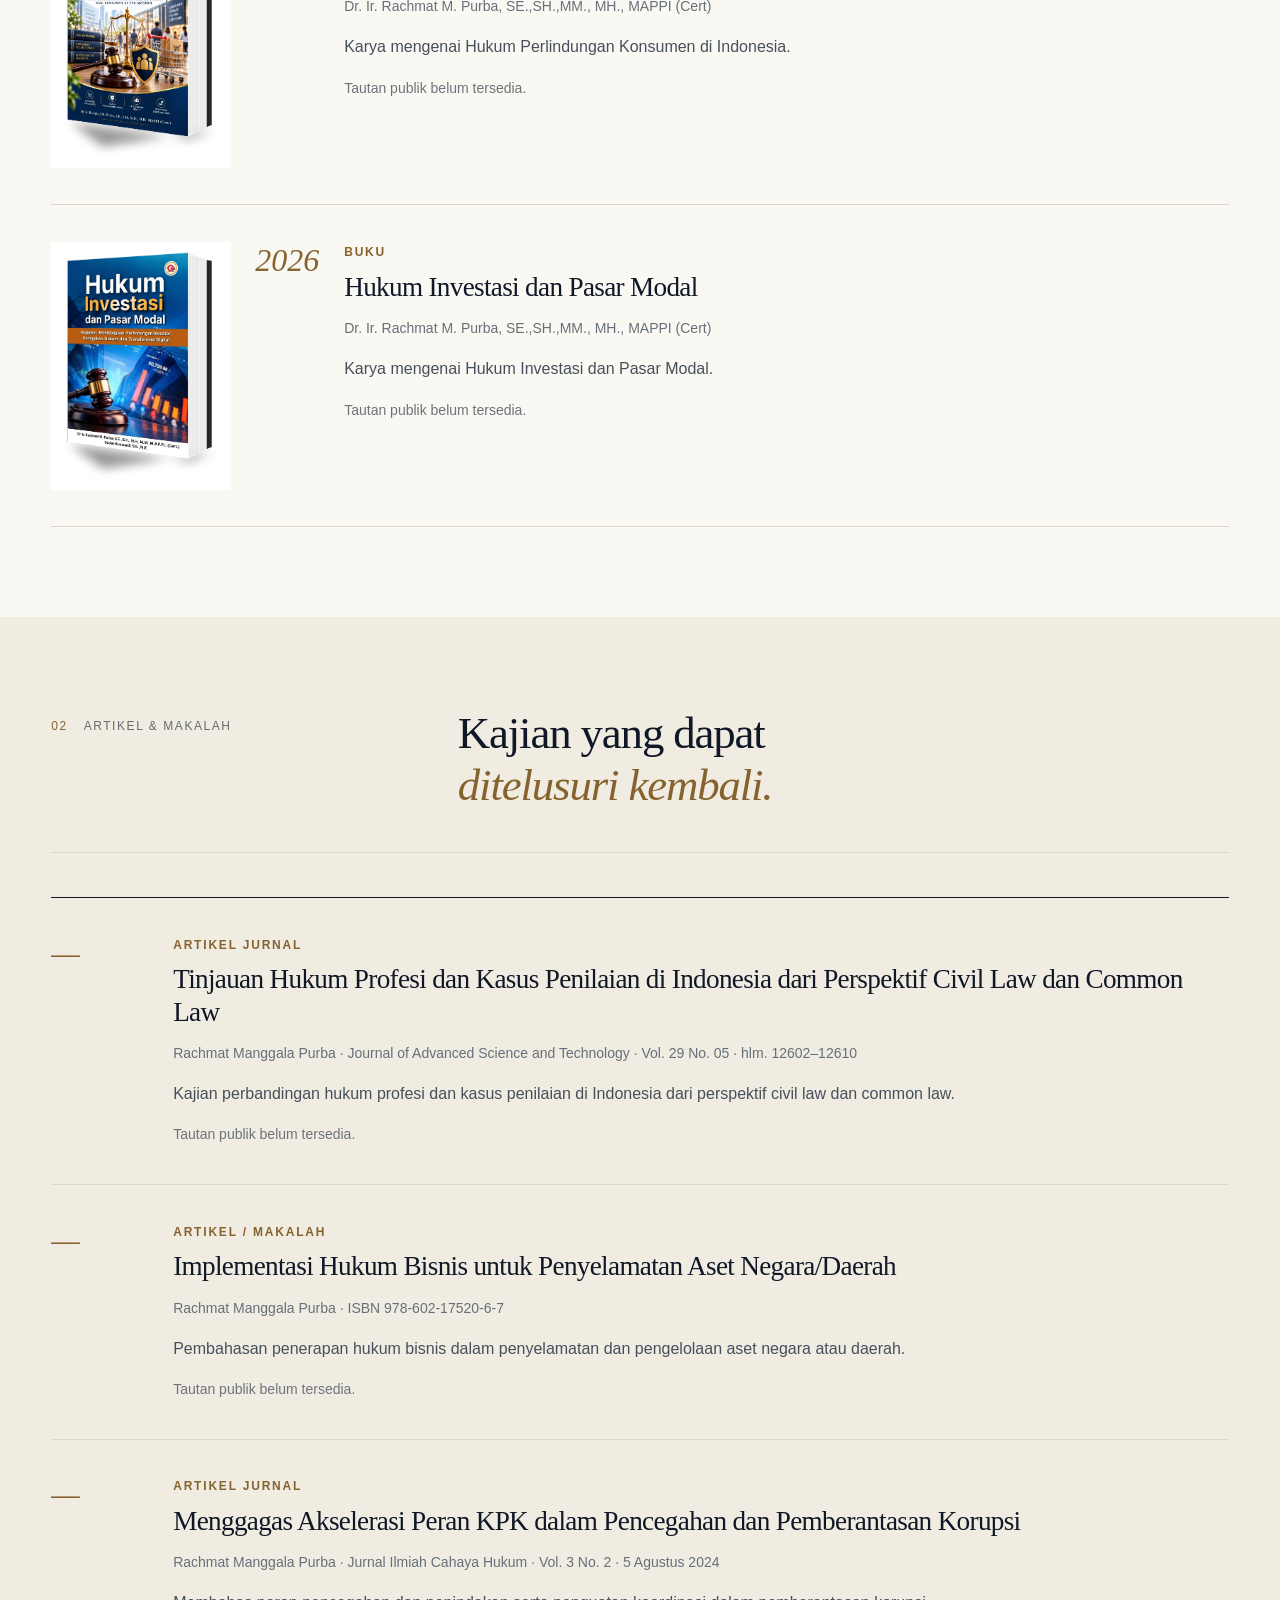
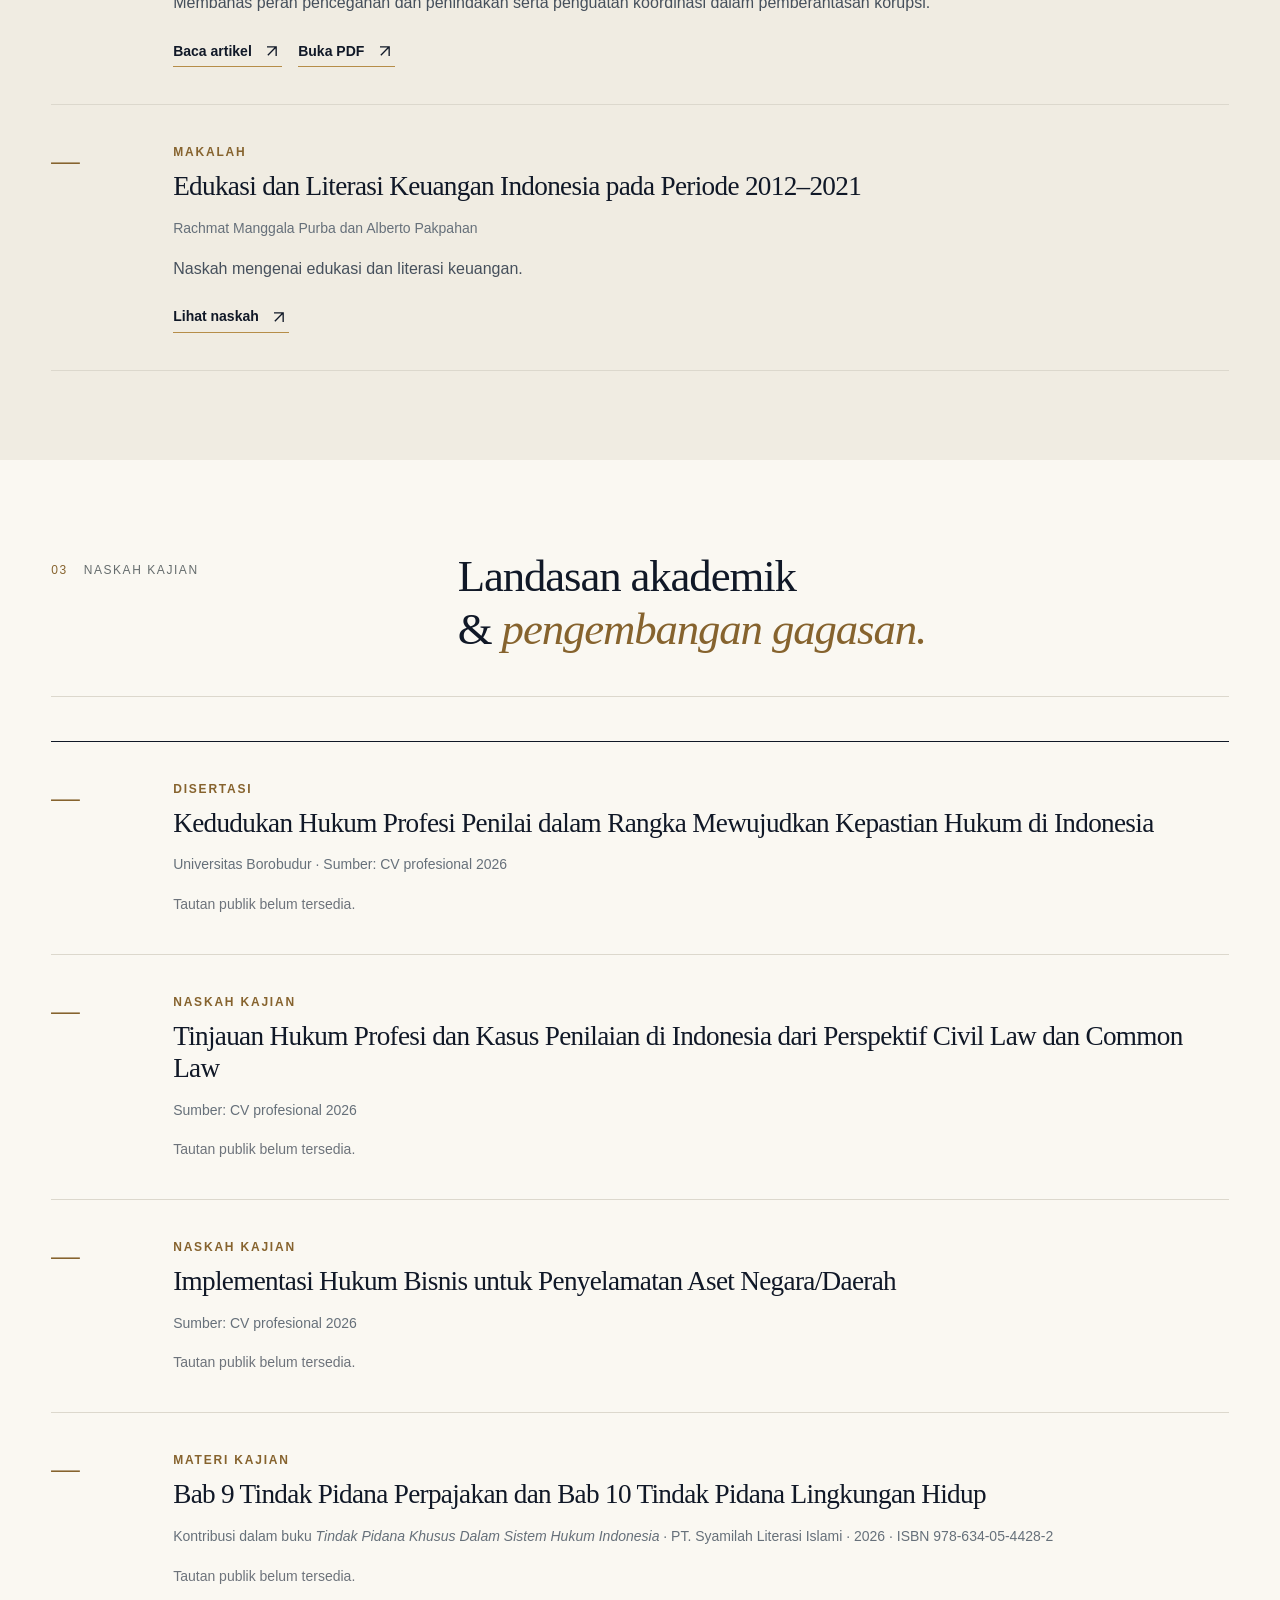
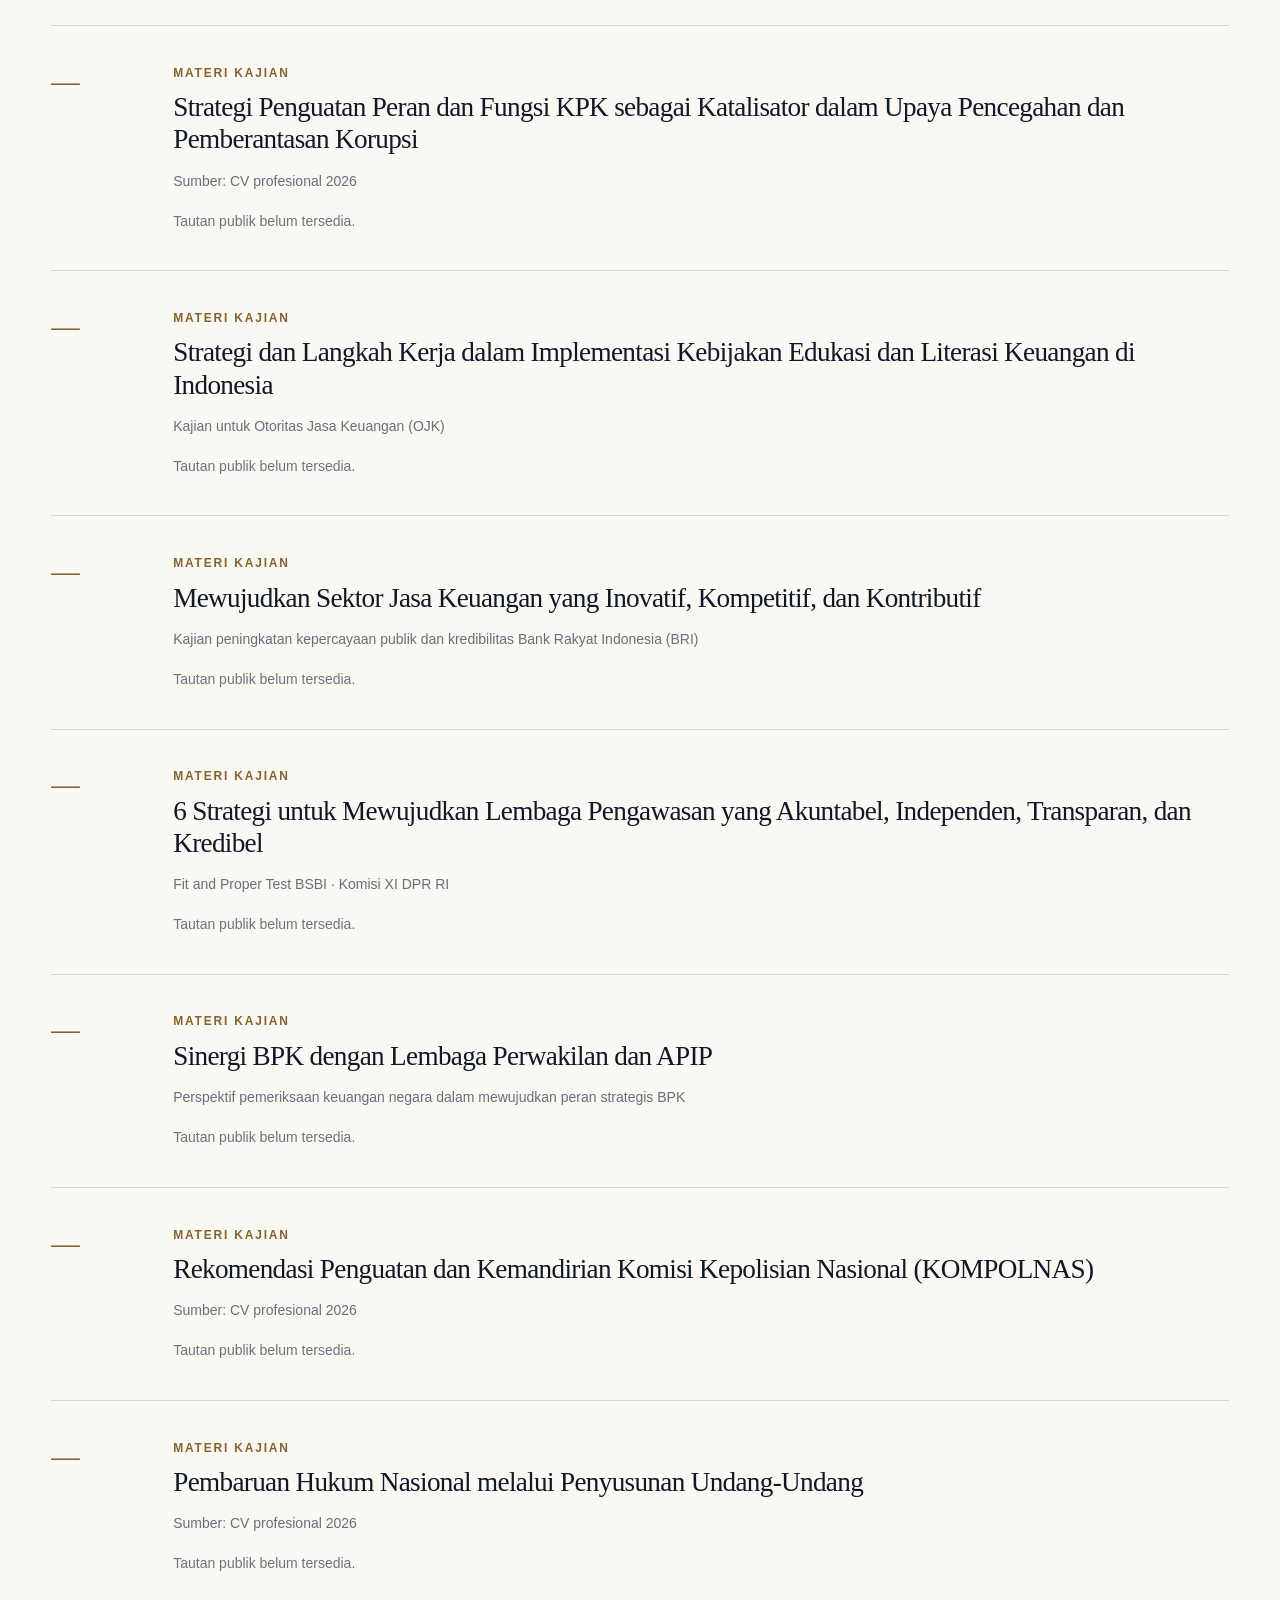
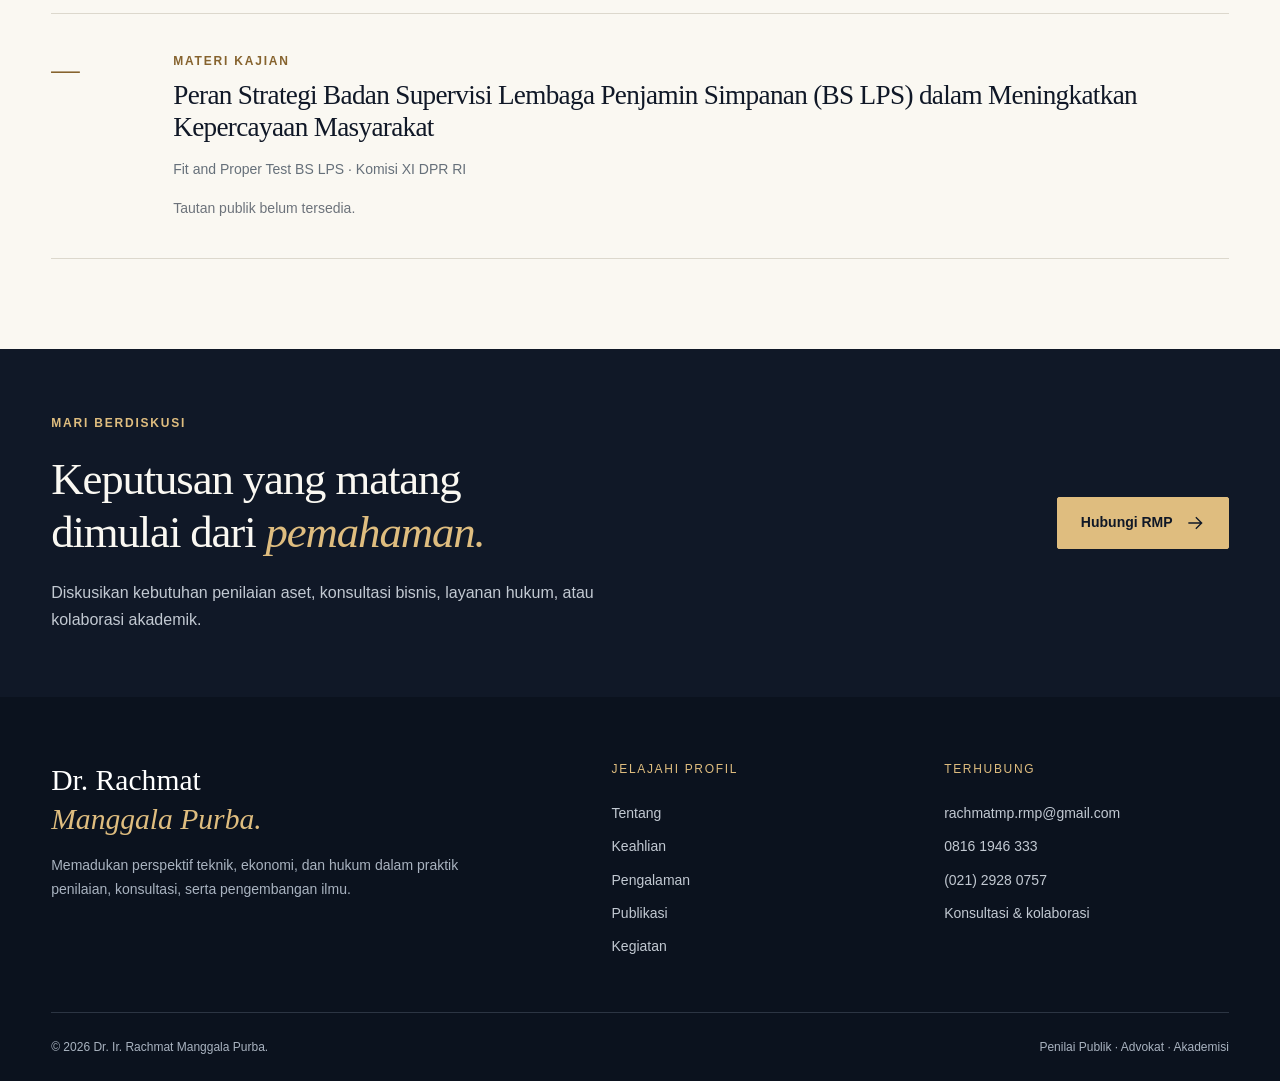
<file: publikasi.html>
<!doctype html>
<html lang="id">
  <head>
    <meta charset="utf-8">
    <meta name="viewport" content="width=device-width, initial-scale=1">
    <title>Publikasi &amp; Karya Ilmiah — Dr. Rachmat Manggala Purba</title>
    <meta name="description" content="Buku dan karya ilmiah RMP dengan tautan langsung ke penerbit, artikel jurnal, PDF, serta repositori.">
    <meta name="theme-color" content="#101827">
    <meta name="referrer" content="strict-origin-when-cross-origin">
    <meta property="og:type" content="website">
    <meta property="og:title" content="Publikasi &amp; Karya Ilmiah — Dr. Rachmat Manggala Purba">
    <meta property="og:description" content="Buku dan karya ilmiah RMP dengan tautan langsung ke penerbit, artikel jurnal, PDF, serta repositori.">
    <meta property="og:image" content="assets/og-image.svg">
    <link rel="icon" href="assets/favicon.svg" type="image/svg+xml">
    <link rel="stylesheet" href="css/style.css">
    <script src="js/main.js" defer></script>
    <noscript>
      <style>.menu-toggle{display:none}.nav-links{display:flex;position:static;flex-wrap:wrap;box-shadow:none;max-height:none;padding:.75rem 0}.nav{flex-wrap:wrap;padding-block:1rem}</style>
    </noscript>
  </head>
  <body id="top">
    <a class="skip-link" href="#main-content">Lewati ke konten utama</a>
    <div class="topbar">
      <div class="container">
        <span>Penilai publik · Advokat · Akademisi</span>
        <span>Profil profesional / 2026</span>
      </div>
    </div>
    <header class="site-header">
      <div class="container nav">
        <a class="brand" href="index.html" aria-label="RMP — Beranda">
          <span class="brand-mark" aria-hidden="true">R</span>
          <span>
            <span class="brand-name">Dr. Rachmat M. Purba</span>
            <span class="brand-subtitle">Penilaian · Hukum · Manajemen</span>
          </span>
        </a>
        <button class="menu-toggle" data-menu-toggle aria-controls="primary-navigation" aria-expanded="false" aria-label="Buka navigasi">
          <svg aria-hidden="true" viewbox="0 0 24 24" fill="none" stroke="currentColor" stroke-width="1.5">
            <path d="M3 6h18M3 12h18M3 18h18"></path>
          </svg>
          <span>Menu</span>
        </button>
        <nav class="nav-links" id="primary-navigation" aria-label="Navigasi utama">
          <a href="index.html">Beranda</a>
          <a href="tentang.html">Tentang</a>
          <a href="keahlian.html">Keahlian</a>
          <a href="pengalaman.html">Pengalaman</a>
          <a href="publikasi.html" aria-current="page">Publikasi</a>
          <a href="kegiatan.html">Kegiatan</a>
          <a href="kontak.html" class="nav-contact">Kontak</a>
        </nav>
      </div>
    </header>
    <main id="main-content">
      <section class="page-hero">
        <div class="container">
          <nav class="breadcrumb" aria-label="Jejak halaman">
          </nav>
          <span class="eyebrow">Publikasi / Buku &amp; karya ilmiah</span>
          <h1>Gagasan yang ditulis.<br>
            <em>Pengetahuan yang dibagikan.</em>
          </h1>
          <p class="lead">Buku, artikel jurnal, dan materi kajian tentang profesi penilai, hukum bisnis, tata kelola, serta pengawasan lembaga publik.</p>
          <nav class="page-index" aria-label="Daftar bagian">
            <a href="#buku">Buku</a>
            <a href="#artikel">Artikel &amp; makalah</a>
            <a href="#kajian">Disertasi &amp; kajian</a>
          </nav>
        </div>
      </section>
      <section class="section" id="buku">
        <div class="container">
          <div class="section-heading">
            <div class="section-label">
              <span>01</span>Buku</div>
            <div>
              <h2>Pemikiran lintas bidang<br>dalam <em>bentuk buku.</em>
              </h2>
            </div>
          </div>
          <div class="pub-list">
            <article class="pub-item pub-item-illustrated">
              <figure class="pub-cover">
                <img src="assets/images/kompolnas.png" alt="Sampul buku Rekonstruksi dan Penguatan Komisi Kepolisian Nasional (KOMPOLNAS)" width="1500" height="1383" loading="lazy">
              </figure>
              <div class="pub-year">2026</div>
              <div>
                <span class="eyebrow">Buku</span>
                <h3>Rekonstruksi dan Penguatan Komisi Kepolisian Nasional (KOMPOLNAS)</h3>
                <p class="pub-meta">Rachmat M. Purba, Faisal Santiago, dan Ronny Franky Sompie · Gemilang Press Indonesia · ISBN 978-634-7712-49-3</p>
                <p class="pub-description">Menuju Kepastian dan Keadilan Hukum dalam Pelaksanaan Sistem Pengawasan Eksternal Polri.</p>
                <div class="actions">
                  <a class="text-link" href="https://www.researchgate.net/publication/406677537_REKONSTRUKSI_DAN_PENGUATAN_KOMISI_KEPOLISIAN_NASIONAL_KOMPOLNAS_Menuju_Kepastian_dan_Keadilan_Hukum_dalam_Pelaksanaan_Sistem_Pengawasan_Eksternal_Polri" target="_blank" rel="noopener noreferrer">Halaman penerbit<svg aria-hidden="true" viewbox="0 0 24 24" fill="none" stroke="currentColor" stroke-width="1.6">
                      <path d="M7 17 17 7M6 7h11v11"></path>
                    </svg>
                  </a>
                </div>
              </div>
            </article>

              <article class="pub-item pub-item-illustrated">
              <figure class="pub-cover">
                <img src="assets/images/good-governance.png" alt="Sampul buku Sinkronisasi Good Corporate Governance dan Sistem Manajemen Mutu dalam Perspektif Hukum Bisnis" width="1500" height="1383" loading="lazy">
              </figure>
              <div class="pub-year">2026</div>
              <div>
                <span class="eyebrow">Buku</span>
                <h3>Sinkronisasi Good Corporate Governance dan Sistem Manajemen Mutu dalam Perspektif Hukum Bisnis</h3>
                <p class="pub-meta">Tb. Boy B. Arifin, Rachmat M. Purba, dan Ronny Franky Sompie · Gemilang Press Indonesia · 2026</p>
                <p class="pub-description">Mencari Titik Temu Norma dan Standar.</p>
                <div class="actions">
                  <a class="text-link" href="https://www.gemilangpress.com/product/sinkronisasi-good-corporate-governance-dan-sistem-manajemen-mutu-dalam-perspektif-hukum-bisnis-mencari-titik-temu-norma-dan-standar/" target="_blank" rel="noopener noreferrer">Halaman penerbit<svg aria-hidden="true" viewbox="0 0 24 24" fill="none" stroke="currentColor" stroke-width="1.6">
                      <path d="M7 17 17 7M6 7h11v11"></path>
                    </svg>
                  </a>
                </div>
              </div>
            </article>

            <article class="pub-item pub-item-illustrated">
              <figure class="pub-cover">
                <img src="assets/images/sinergi-bpk.webp" alt="Sampul buku Sinergi BPK dengan Lembaga Perwakilan dan Aparat Pengawasan Intern Pemerintah" width="1700" height="1500" loading="lazy">
              </figure>
              <div class="pub-year">2026</div>
              <div>
                <span class="eyebrow">Buku</span>
                <h3>Sinergi BPK dengan Lembaga Perwakilan dan Aparat Pengawasan Intern Pemerintah</h3>
                <p class="pub-meta">Rachmat M. Purba, Faisal Santiago, dan Ronny Franky Sompie · Gemilang Press Indonesia · ISBN 978-634-7712-36-3</p>
                <p class="pub-description">DPR, DPD, DPRD, BPKP, dan Inspektorat dalam perspektif pemeriksaan keuangan negara.</p>
                <div class="actions">
                  <a class="text-link" href="https://www.gemilangpress.com/product/sinergi-bpk-dengan-lembaga-perwakilan-dpr-dpd-dan-dprd-dan-aparat-pengawasan-intern-pemerintah-bpkp-dan-inspektorat-perspektif-hukum-pemeriksaan-keuangan-negara-dalam-mewujudkan-nilai-strategis/" target="_blank" rel="noopener noreferrer">Halaman penerbit<svg aria-hidden="true" viewbox="0 0 24 24" fill="none" stroke="currentColor" stroke-width="1.6">
                      <path d="M7 17 17 7M6 7h11v11"></path>
                    </svg>
                  </a>
                </div>
              </div>
            </article>

            <article class="pub-item pub-item-illustrated">
              <figure class="pub-cover">
                <img src="assets/images/harmonisasi-bpjs.webp" alt="Sampul buku Harmonisasi Good Corporate Governance, Sistem Manajemen Mutu, dan Kewajiban Kontraktual BPJS" width="1500" height="1383" loading="lazy">
              </figure>
              <div class="pub-year">2026</div>
              <div>
                <span class="eyebrow">Buku</span>
                <h3>Harmonisasi Good Corporate Governance, Sistem Manajemen Mutu, dan Kewajiban Kontraktual BPJS</h3>
                <p class="pub-meta">Stevanus Adrianto Passat, Abdi Kurniawan Purba, dan Rachmat M. Purba · Gemilang Press Indonesia · ISBN 978-634-7812-48-3</p>
                <p class="pub-description">Sebuah Kajian Hukum Bisnis di Sektor Kesehatan.</p>
                <div class="actions">
                  <a class="text-link" href="https://www.gemilangpress.com/product/harmonisasi-good-corporate-governance-sistem-manajemen-mutu-dan-kewajiban-kontraktual-bpjs-sebuah-kajian-hukum-bisnis-di-sektor-kesehatan/" target="_blank" rel="noopener noreferrer">Halaman penerbit<svg aria-hidden="true" viewbox="0 0 24 24" fill="none" stroke="currentColor" stroke-width="1.6">
                      <path d="M7 17 17 7M6 7h11v11"></path>
                    </svg>
                  </a>
                </div>
              </div>
            </article>

            <article class="pub-item pub-item-illustrated">
              <figure class="pub-cover">
                <img src="assets/images/Hukum-profesi-penilai.png" alt="Sampul buku Kedudukan Hukum Profesi Penilai Dalam Mewujudkan Kepastian Hukum di Indonesia" width="1500" height="1383" loading="lazy">
              </figure>
              <div class="pub-year">2023</div>
              <div>
                <span class="eyebrow">Buku</span>
                <h3>Kedudukan Hukum Profesi Penilai Dalam Mewujudkan Kepastian Hukum di Indonesia</h3>
                <p class="pub-meta">Rachmat M. Purba · RK-Ruang Karya</p>
                <p class="pub-description">Karya mengenai posisi dan kepastian hukum profesi penilai di Indonesia.</p>
                <p class="no-link">Tautan publik belum tersedia.</p>
              </div>
            </article>

            <article class="pub-item pub-item-illustrated">
              <figure class="pub-cover">
                <img src="assets/images/tindak-pidana.png" alt="Sampul buku BUKU TINDAK PIDANA KHUSUS DALAM SISTEM HUKUM INDONESIA" width="1500" height="1383" loading="lazy">
              </figure>
              <div class="pub-year">2026</div>
              <div>
                <span class="eyebrow">Buku</span>
                <h3>TINDAK PIDANA KHUSUS DALAM SISTEM HUKUM INDONESIA</h3>
                <p class="pub-meta">Kontributor Bab 9 (Tindak Pidana Perpajakan) dan Bab 10 (Tindak Pidana Lingkungan Hidup): Dr. Ir. Rachmat M. Purba, S.E., S.H., M.M., M.H., MAPPI (Cert) · PT. Syamilah Literasi Islami · 2026 · ISBN 978-634-05-4428-2</p>
                <p class="pub-description">Kontribusi pada Bab 9 tentang tindak pidana perpajakan dan Bab 10 tentang tindak pidana lingkungan hidup. Sertifikat HKI buku tercatat dalam CV.</p>
                <p class="no-link">Tautan publik belum tersedia.</p>
              </div>
            </article>

              <article class="pub-item pub-item-illustrated">
              <figure class="pub-cover">
                <img src="assets/images/hukum-lingkungan.png" alt="Sampul buku Hukum Lingkungan" width="1500" height="1383" loading="lazy">
              </figure>
              <div class="pub-year">2026</div>
              <div>
                <span class="eyebrow">Buku</span>
                <h3>Hukum Lingkungan</h3>
                <p class="pub-meta">Dr. Ir. Rachmat M. Purba, SE.,SH.,MM., MH., MAPPI (Cert)</p>
                <p class="pub-description">Karya mengenai Hukum Lingkungan di Indonesia.</p>
                <p class="no-link">Tautan publik belum tersedia.</p>
              </div>
            </article>

            <article class="pub-item pub-item-illustrated">
              <figure class="pub-cover">
                <img src="assets/images/hukum-perlindungan-konsumen.png" alt="Sampul buku Hukum Perlindungan Konsumen" width="1500" height="1383" loading="lazy">
              </figure>
              <div class="pub-year">2026</div>
              <div>
                <span class="eyebrow">Buku</span>
                <h3>Hukum Perlindungan Konsumen</h3>
                <p class="pub-meta">Dr. Ir. Rachmat M. Purba, SE.,SH.,MM., MH., MAPPI (Cert)</p>
                <p class="pub-description">Karya mengenai Hukum Perlindungan Konsumen di Indonesia.</p>
                <p class="no-link">Tautan publik belum tersedia.</p>
              </div>
            </article>

            <article class="pub-item pub-item-illustrated">
              <figure class="pub-cover">
                <img src="assets/images/hukum-investasi.png" alt="Sampul buku Hukum Investasi dan Pasar Modal" width="1500" height="1383" loading="lazy">
              </figure>
              <div class="pub-year">2026</div>
              <div>
                <span class="eyebrow">Buku</span>
                <h3>Hukum Investasi dan Pasar Modal</h3>
                <p class="pub-meta">Dr. Ir. Rachmat M. Purba, SE.,SH.,MM., MH., MAPPI (Cert)</p>
                <p class="pub-description">Karya mengenai Hukum Investasi dan Pasar Modal.</p>
                <p class="no-link">Tautan publik belum tersedia.</p>
              </div>
            </article>

          </div>
        </div>
      </section>
      <section class="section cream" id="artikel">
        <div class="container">
          <div class="section-heading">
            <div class="section-label"><span>02</span>Artikel &amp; makalah</div>
            <div><h2>Kajian yang dapat<br><em>ditelusuri kembali.</em></h2></div>
          </div>
          <div class="pub-list">
            <article class="pub-item"><div class="pub-year">—</div><div><span class="eyebrow">Artikel jurnal</span><h3>Tinjauan Hukum Profesi dan Kasus Penilaian di Indonesia dari Perspektif Civil Law dan Common Law</h3><p class="pub-meta">Rachmat Manggala Purba · Journal of Advanced Science and Technology · Vol. 29 No. 05 · hlm. 12602–12610</p><p class="pub-description">Kajian perbandingan hukum profesi dan kasus penilaian di Indonesia dari perspektif civil law dan common law.</p><p class="no-link">Tautan publik belum tersedia.</p></div></article>
            <article class="pub-item"><div class="pub-year">—</div><div><span class="eyebrow">Artikel / makalah</span><h3>Implementasi Hukum Bisnis untuk Penyelamatan Aset Negara/Daerah</h3><p class="pub-meta">Rachmat Manggala Purba · ISBN 978-602-17520-6-7</p><p class="pub-description">Pembahasan penerapan hukum bisnis dalam penyelamatan dan pengelolaan aset negara atau daerah.</p><p class="no-link">Tautan publik belum tersedia.</p></div></article>
            <article class="pub-item"><div class="pub-year">—</div><div><span class="eyebrow">Artikel jurnal</span><h3>Menggagas Akselerasi Peran KPK dalam Pencegahan dan Pemberantasan Korupsi</h3><p class="pub-meta">Rachmat Manggala Purba · Jurnal Ilmiah Cahaya Hukum · Vol. 3 No. 2 · 5 Agustus 2024</p><p class="pub-description">Membahas peran pencegahan dan penindakan serta penguatan koordinasi dalam pemberantasan korupsi.</p><div class="actions"><a class="text-link" href="https://jurnal.unmabanten.ac.id/index.php/cahayahukum/article/view/1051" target="_blank" rel="noopener noreferrer">Baca artikel<svg aria-hidden="true" viewbox="0 0 24 24" fill="none" stroke="currentColor" stroke-width="1.6"><path d="M7 17 17 7M6 7h11v11"></path></svg></a><a class="text-link" href="https://jurnal.unmabanten.ac.id/index.php/cahayahukum/article/download/1051/430/" target="_blank" rel="noopener noreferrer">Buka PDF<svg aria-hidden="true" viewbox="0 0 24 24" fill="none" stroke="currentColor" stroke-width="1.6"><path d="M7 17 17 7M6 7h11v11"></path></svg></a></div></div></article>
            <article class="pub-item"><div class="pub-year">—</div><div><span class="eyebrow">Makalah</span><h3>Edukasi dan Literasi Keuangan Indonesia pada Periode 2012–2021</h3><p class="pub-meta">Rachmat Manggala Purba dan Alberto Pakpahan</p><p class="pub-description">Naskah mengenai edukasi dan literasi keuangan.</p><div class="actions"><a class="text-link" href="https://www.academia.edu/87209856/Makalah_Literasi_Keuangan_Indonesia_OJK" target="_blank" rel="noopener noreferrer">Lihat naskah<svg aria-hidden="true" viewbox="0 0 24 24" fill="none" stroke="currentColor" stroke-width="1.6"><path d="M7 17 17 7M6 7h11v11"></path></svg></a></div></div></article>
          </div>
        </div>
      </section>
      <section class="section" id="kajian">
        <div class="container">
          <div class="section-heading"><div class="section-label"><span>03</span>Naskah kajian</div><div><h2>Landasan akademik<br>&amp; <em>pengembangan gagasan.</em></h2></div></div>
          <div class="pub-list">
            <article class="pub-item"><div class="pub-year">—</div><div><span class="eyebrow">Disertasi</span><h3>Kedudukan Hukum Profesi Penilai dalam Rangka Mewujudkan Kepastian Hukum di Indonesia</h3><p class="pub-meta">Universitas Borobudur · Sumber: CV profesional 2026</p><p class="no-link">Tautan publik belum tersedia.</p></div></article>
            <article class="pub-item"><div class="pub-year">—</div><div><span class="eyebrow">Naskah kajian</span><h3>Tinjauan Hukum Profesi dan Kasus Penilaian di Indonesia dari Perspektif Civil Law dan Common Law</h3><p class="pub-meta">Sumber: CV profesional 2026</p><p class="no-link">Tautan publik belum tersedia.</p></div></article>
            <article class="pub-item"><div class="pub-year">—</div><div><span class="eyebrow">Naskah kajian</span><h3>Implementasi Hukum Bisnis untuk Penyelamatan Aset Negara/Daerah</h3><p class="pub-meta">Sumber: CV profesional 2026</p><p class="no-link">Tautan publik belum tersedia.</p></div></article>
            <article class="pub-item"><div class="pub-year">—</div><div><span class="eyebrow">Materi kajian</span><h3>Bab 9 Tindak Pidana Perpajakan dan Bab 10 Tindak Pidana Lingkungan Hidup</h3><p class="pub-meta">Kontribusi dalam buku <em>Tindak Pidana Khusus Dalam Sistem Hukum Indonesia</em> · PT. Syamilah Literasi Islami · 2026 · ISBN 978-634-05-4428-2</p><p class="no-link">Tautan publik belum tersedia.</p></div></article>
            <article class="pub-item"><div class="pub-year">—</div><div><span class="eyebrow">Materi kajian</span><h3>Strategi Penguatan Peran dan Fungsi KPK sebagai Katalisator dalam Upaya Pencegahan dan Pemberantasan Korupsi</h3><p class="pub-meta">Sumber: CV profesional 2026</p><p class="no-link">Tautan publik belum tersedia.</p></div></article>
            <article class="pub-item"><div class="pub-year">—</div><div><span class="eyebrow">Materi kajian</span><h3>Strategi dan Langkah Kerja dalam Implementasi Kebijakan Edukasi dan Literasi Keuangan di Indonesia</h3><p class="pub-meta">Kajian untuk Otoritas Jasa Keuangan (OJK)</p><p class="no-link">Tautan publik belum tersedia.</p></div></article>
            <article class="pub-item"><div class="pub-year">—</div><div><span class="eyebrow">Materi kajian</span><h3>Mewujudkan Sektor Jasa Keuangan yang Inovatif, Kompetitif, dan Kontributif</h3><p class="pub-meta">Kajian peningkatan kepercayaan publik dan kredibilitas Bank Rakyat Indonesia (BRI)</p><p class="no-link">Tautan publik belum tersedia.</p></div></article>
            <article class="pub-item"><div class="pub-year">—</div><div><span class="eyebrow">Materi kajian</span><h3>6 Strategi untuk Mewujudkan Lembaga Pengawasan yang Akuntabel, Independen, Transparan, dan Kredibel</h3><p class="pub-meta">Fit and Proper Test BSBI · Komisi XI DPR RI</p><p class="no-link">Tautan publik belum tersedia.</p></div></article>
            <article class="pub-item"><div class="pub-year">—</div><div><span class="eyebrow">Materi kajian</span><h3>Sinergi BPK dengan Lembaga Perwakilan dan APIP</h3><p class="pub-meta">Perspektif pemeriksaan keuangan negara dalam mewujudkan peran strategis BPK</p><p class="no-link">Tautan publik belum tersedia.</p></div></article>
            <article class="pub-item"><div class="pub-year">—</div><div><span class="eyebrow">Materi kajian</span><h3>Rekomendasi Penguatan dan Kemandirian Komisi Kepolisian Nasional (KOMPOLNAS)</h3><p class="pub-meta">Sumber: CV profesional 2026</p><p class="no-link">Tautan publik belum tersedia.</p></div></article>
            <article class="pub-item"><div class="pub-year">—</div><div><span class="eyebrow">Materi kajian</span><h3>Pembaruan Hukum Nasional melalui Penyusunan Undang-Undang</h3><p class="pub-meta">Sumber: CV profesional 2026</p><p class="no-link">Tautan publik belum tersedia.</p></div></article>
            <article class="pub-item"><div class="pub-year">—</div><div><span class="eyebrow">Materi kajian</span><h3>Peran Strategi Badan Supervisi Lembaga Penjamin Simpanan (BS LPS) dalam Meningkatkan Kepercayaan Masyarakat</h3><p class="pub-meta">Fit and Proper Test BS LPS · Komisi XI DPR RI</p><p class="no-link">Tautan publik belum tersedia.</p></div></article>
          </div>
        </div>
      </section>
      <section class="cta-band dark">
        <div class="container cta-inner">
          <div>
            <span class="eyebrow">Mari berdiskusi</span>
            <h2>Keputusan yang matang<br>dimulai dari <em>pemahaman.</em>
            </h2>
            <p>Diskusikan kebutuhan penilaian aset, konsultasi bisnis, layanan hukum, atau kolaborasi akademik.</p>
          </div>
          <a class="button" href="kontak.html">Hubungi RMP<svg aria-hidden="true" viewbox="0 0 24 24" fill="none" stroke="currentColor" stroke-width="1.6">
              <path d="M4 12h15M13 5l7 7-7 7"></path>
            </svg>
          </a>
        </div>
      </section>
    </main>
    <footer class="site-footer">
      <div class="container">
        <div class="footer-grid">
          <div class="footer-about">
            <div class="footer-title">Dr. Rachmat<br>
              <em>Manggala Purba.</em>
            </div>
            <p>Memadukan perspektif teknik, ekonomi, dan hukum dalam praktik penilaian, konsultasi, serta pengembangan ilmu.</p>
          </div>
          <div>
            <h3>Jelajahi profil</h3>
            <ul>
              <li>
                <a href="tentang.html">Tentang</a>
              </li>
              <li>
                <a href="keahlian.html">Keahlian</a>
              </li>
              <li>
                <a href="pengalaman.html">Pengalaman</a>
              </li>
              <li>
                <a href="publikasi.html">Publikasi</a>
              </li>
              <li>
                <a href="kegiatan.html">Kegiatan</a>
              </li>
            </ul>
          </div>
          <div>
            <h3>Terhubung</h3>
            <ul>
              <li>
                <a href="mailto:rachmatmp.rmp@gmail.com">rachmatmp.rmp@gmail.com</a>
              </li>
              <li>
                <a href="tel:+628161946333">0816 1946 333</a>
              </li>
              <li>
                <a href="tel:+622129280757">(021) 2928 0757</a>
              </li>
              <li>
                <a href="kontak.html">Konsultasi &amp; kolaborasi</a>
              </li>
            </ul>
          </div>
        </div>
        <div class="footer-bottom">
          <span>© 2026 Dr. Ir. Rachmat Manggala Purba.</span>
          <span>Penilai Publik · Advokat · Akademisi</span>
        </div>
      </div>
    </footer>
    <a class="back-to-top" data-back-top href="#top" aria-label="Kembali ke atas" hidden>
      <svg aria-hidden="true" viewbox="0 0 24 24" fill="none" stroke="currentColor" stroke-width="1.6">
        <path d="M4 12h15M13 5l7 7-7 7"></path>
      </svg>
    </a>
  </body>
</html>
</file>
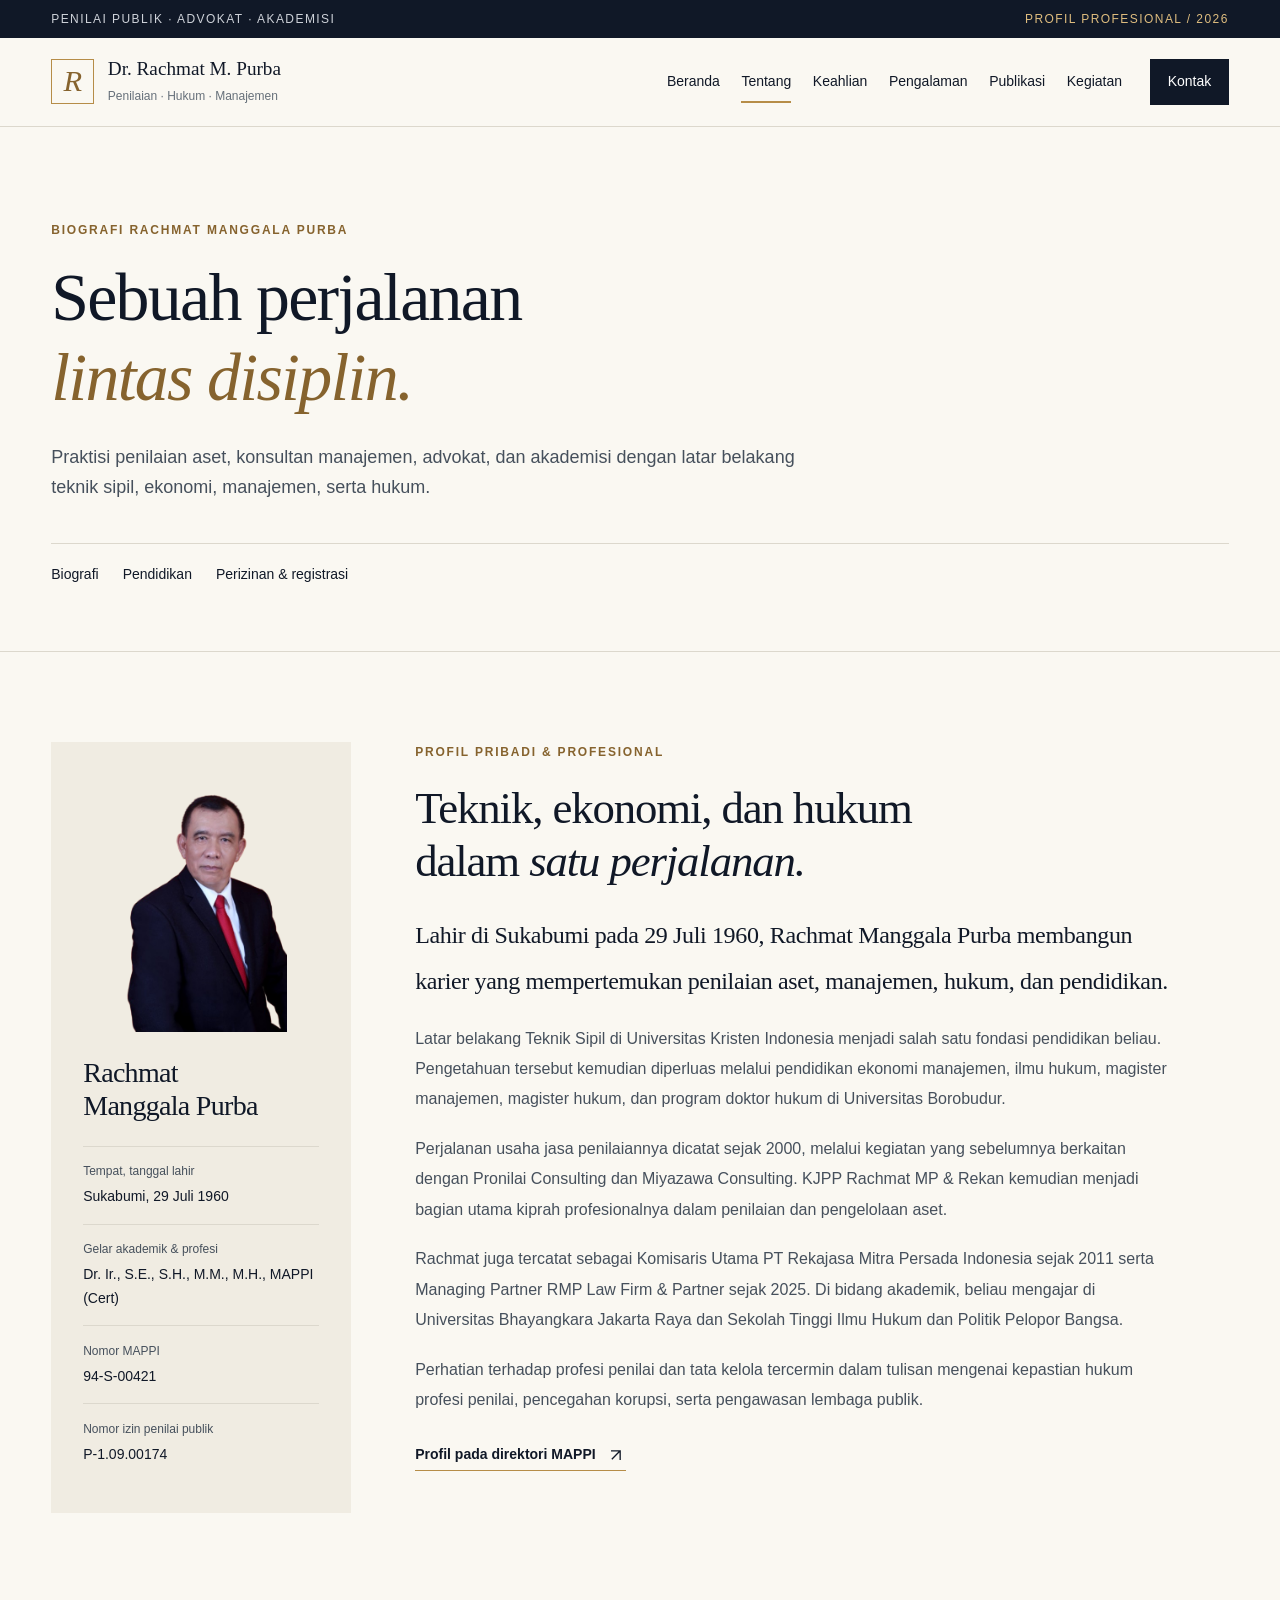
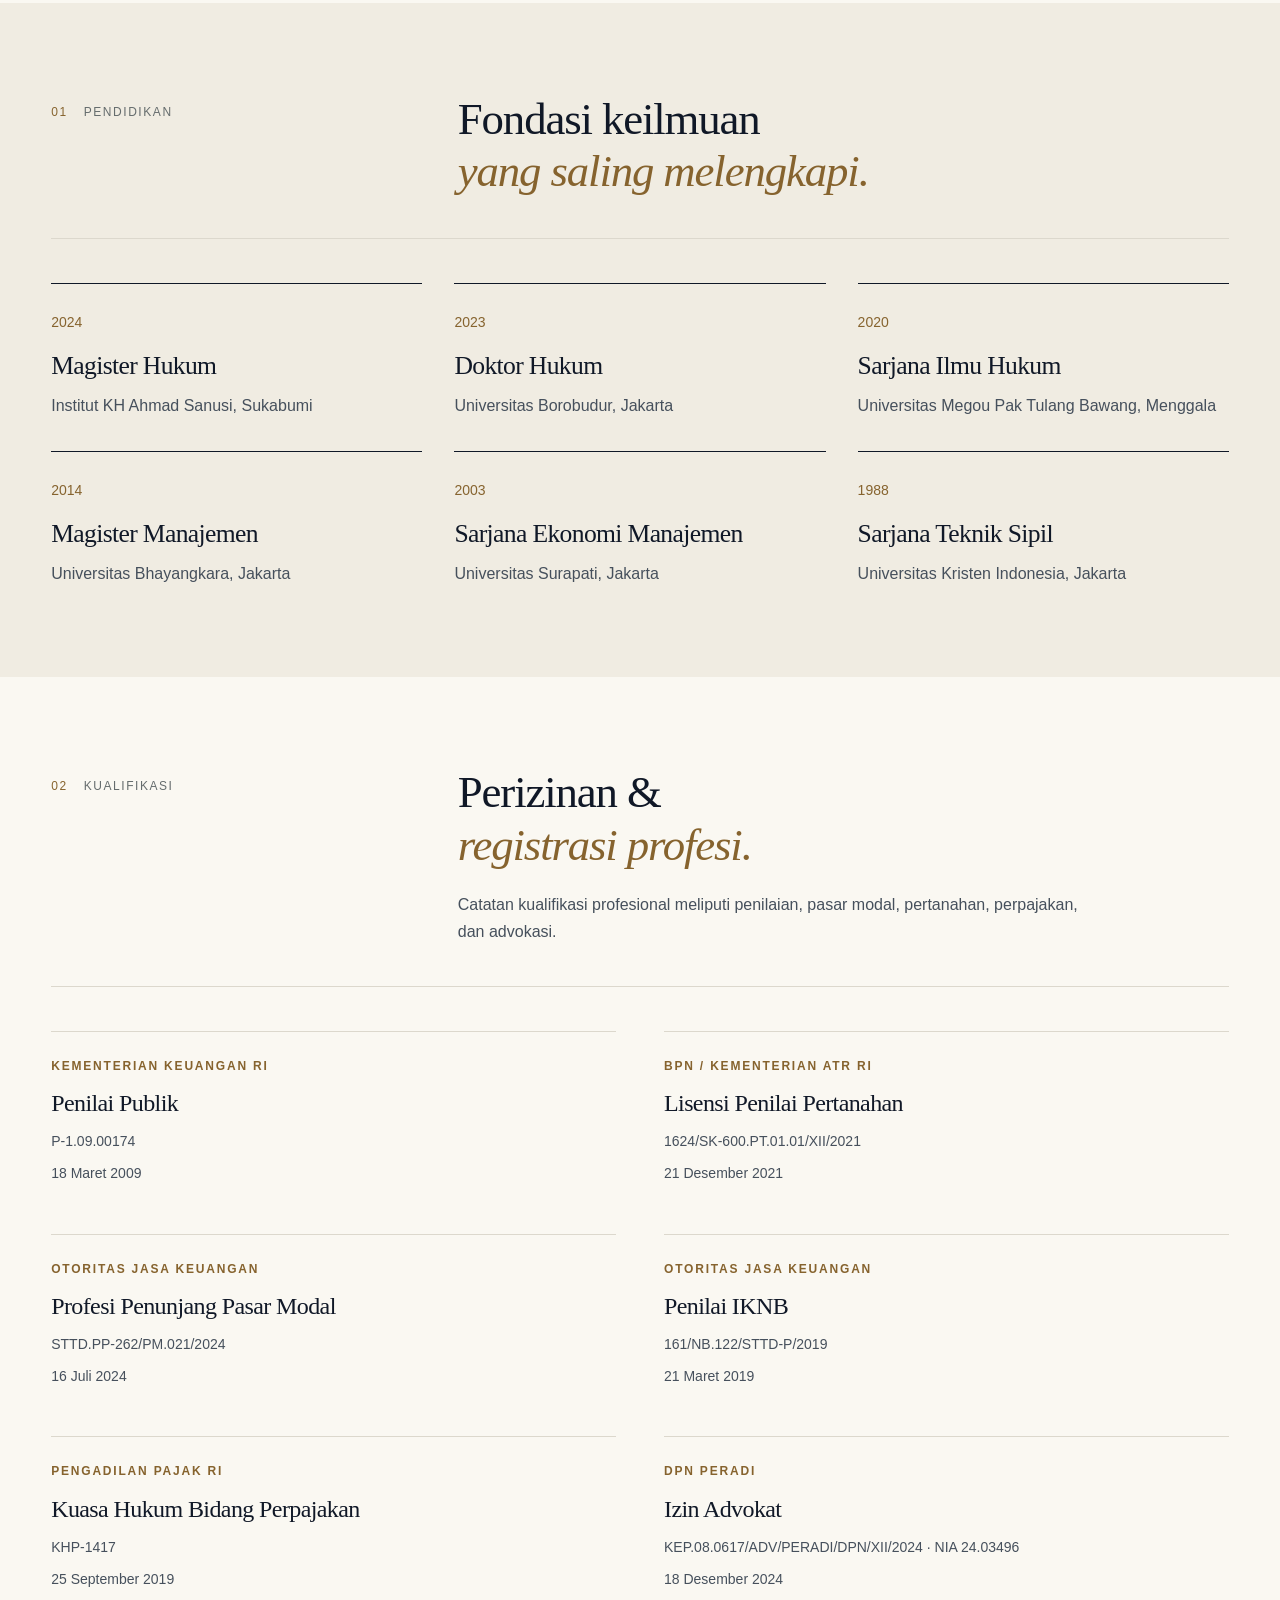
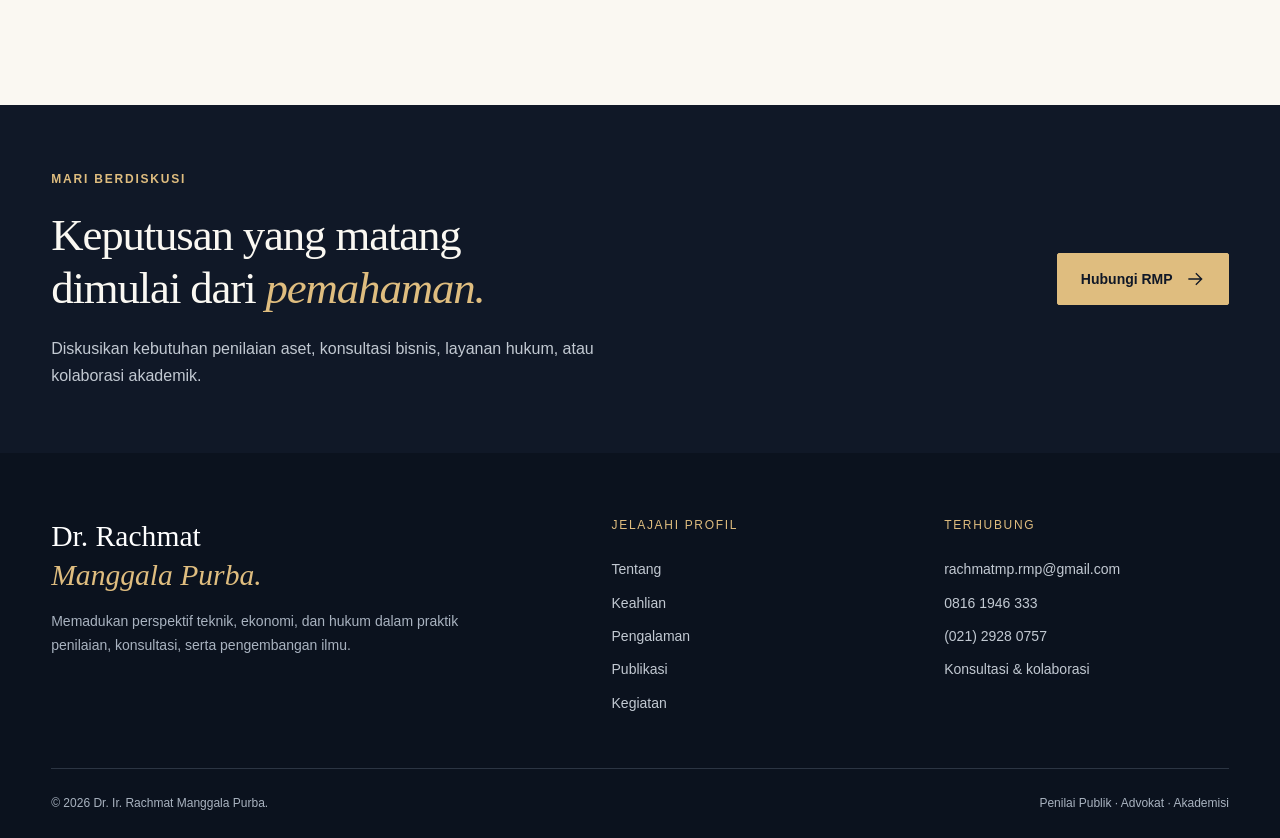
<file: tentang.html>
<!doctype html>
<html lang="id">
  <head>
    <meta charset="utf-8">
    <meta name="viewport" content="width=device-width, initial-scale=1">
    <title>Tentang &amp; Pendidikan — Dr. Rachmat Manggala Purba</title>
    <meta name="description" content="Biografi, pendidikan formal, serta perizinan dan registrasi profesi Dr. Ir. Rachmat Manggala Purba.">
    <meta name="theme-color" content="#101827">
    <meta name="referrer" content="strict-origin-when-cross-origin">
    <meta property="og:type" content="website">
    <meta property="og:title" content="Tentang &amp; Pendidikan — Dr. Rachmat Manggala Purba">
    <meta property="og:description" content="Biografi, pendidikan formal, serta perizinan dan registrasi profesi Dr. Ir. Rachmat Manggala Purba.">
    <meta property="og:image" content="assets/og-image.svg">
    <link rel="icon" href="assets/favicon.svg" type="image/svg+xml">
    <link rel="stylesheet" href="css/style.css">
    <script src="js/main.js" defer></script>
    <noscript>
      <style>.menu-toggle{display:none}.nav-links{display:flex;position:static;flex-wrap:wrap;box-shadow:none;max-height:none;padding:.75rem 0}.nav{flex-wrap:wrap;padding-block:1rem}</style>
    </noscript>
  </head>
  <body id="top">
    <a class="skip-link" href="#main-content">Lewati ke konten utama</a>
    <div class="topbar">
      <div class="container">
        <span>Penilai publik · Advokat · Akademisi</span>
        <span>Profil profesional / 2026</span>
      </div>
    </div>
    <header class="site-header">
      <div class="container nav">
        <a class="brand" href="index.html" aria-label="RMP — Beranda">
          <span class="brand-mark" aria-hidden="true">R</span>
          <span>
            <span class="brand-name">Dr. Rachmat M. Purba</span>
            <span class="brand-subtitle">Penilaian · Hukum · Manajemen</span>
          </span>
        </a>
        <button class="menu-toggle" data-menu-toggle aria-controls="primary-navigation" aria-expanded="false" aria-label="Buka navigasi">
          <svg aria-hidden="true" viewbox="0 0 24 24" fill="none" stroke="currentColor" stroke-width="1.5">
            <path d="M3 6h18M3 12h18M3 18h18"></path>
          </svg>
          <span>Menu</span>
        </button>
        <nav class="nav-links" id="primary-navigation" aria-label="Navigasi utama">
          <a href="index.html">Beranda</a>
          <a href="tentang.html" aria-current="page">Tentang</a>
          <a href="keahlian.html">Keahlian</a>
          <a href="pengalaman.html">Pengalaman</a>
          <a href="publikasi.html">Publikasi</a>
          <a href="kegiatan.html">Kegiatan</a>
          <a href="kontak.html" class="nav-contact">Kontak</a>
        </nav>
      </div>
    </header>
    <main id="main-content">
      <section class="page-hero">
        <div class="container">
          <nav class="breadcrumb" aria-label="Jejak halaman">
           
          </nav>
          <span class="eyebrow">Biografi Rachmat Manggala Purba</span>
          <h1>Sebuah perjalanan<br>
            <em>lintas disiplin.</em>
          </h1>
          <p class="lead">Praktisi penilaian aset, konsultan manajemen, advokat, dan akademisi dengan latar belakang teknik sipil, ekonomi, manajemen, serta hukum.</p>
          <nav class="page-index" aria-label="Daftar bagian">
            <a href="#biografi">Biografi</a>
            <a href="#pendidikan">Pendidikan</a>
            <a href="#registrasi">Perizinan &amp; registrasi</a>
          </nav>
        </div>
      </section>
      <section class="section" id="biografi">
        <div class="container bio-layout">
          <aside class="bio-card">
            <img src="assets/images/rachmat-purba.png" alt="Potret Rachmat Manggala Purba" width="172" height="216">
            <h2>Rachmat<br>Manggala Purba</h2>
            <dl>
              <div>
                <dt>Tempat, tanggal lahir</dt>
                <dd>Sukabumi, 29 Juli 1960</dd>
              </div>
              <div>
                <dt>Gelar akademik &amp; profesi</dt>
                <dd>Dr. Ir., S.E., S.H., M.M., M.H., MAPPI (Cert)</dd>
              </div>
              <div>
                <dt>Nomor MAPPI</dt>
                <dd>94-S-00421</dd>
              </div>
              <div>
                <dt>Nomor izin penilai publik</dt>
                <dd>P-1.09.00174</dd>
              </div>
            </dl>
          </aside>
          <div class="prose">
            <span class="eyebrow">Profil pribadi &amp; profesional</span>
            <h2>Teknik, ekonomi, dan hukum<br>dalam <em>satu perjalanan.</em>
            </h2>
            <p class="intro-large">Lahir di Sukabumi pada 29 Juli 1960, Rachmat Manggala Purba membangun karier yang mempertemukan penilaian aset, manajemen, hukum, dan pendidikan.</p>
            <p>Latar belakang Teknik Sipil di Universitas Kristen Indonesia menjadi salah satu fondasi pendidikan beliau. Pengetahuan tersebut kemudian diperluas melalui pendidikan ekonomi manajemen, ilmu hukum, magister manajemen, magister hukum, dan program doktor hukum di Universitas Borobudur.</p>
            <p>Perjalanan usaha jasa penilaiannya dicatat sejak 2000, melalui kegiatan yang sebelumnya berkaitan dengan Pronilai Consulting dan Miyazawa Consulting. KJPP Rachmat MP &amp; Rekan kemudian menjadi bagian utama kiprah profesionalnya dalam penilaian dan pengelolaan aset.</p>
            <p>Rachmat juga tercatat sebagai Komisaris Utama PT Rekajasa Mitra Persada Indonesia sejak 2011 serta Managing Partner RMP Law Firm &amp; Partner sejak 2025. Di bidang akademik, beliau mengajar di Universitas Bhayangkara Jakarta Raya dan Sekolah Tinggi Ilmu Hukum dan Politik Pelopor Bangsa.</p>
            <p>Perhatian terhadap profesi penilai dan tata kelola tercermin dalam tulisan mengenai kepastian hukum profesi penilai, pencegahan korupsi, serta pengawasan lembaga publik.</p>
            <a class="text-link" href="https://e-directory.mappi.or.id/penilai/1314" target="_blank" rel="noopener noreferrer">Profil pada direktori MAPPI<svg aria-hidden="true" viewbox="0 0 24 24" fill="none" stroke="currentColor" stroke-width="1.6">
                <path d="M7 17 17 7M6 7h11v11"></path>
              </svg>
            </a>
          </div>
        </div>
      </section>
      <section class="section cream" id="pendidikan">
        <div class="container">
          <div class="section-heading">
            <div class="section-label">
              <span>01</span>Pendidikan</div>
            <div>
              <h2>Fondasi keilmuan<br>
                <em>yang saling melengkapi.</em>
              </h2>
            </div>
          </div>
          <div class="education-grid">
            <article class="education">
              <time>2024</time>
              <h3>Magister Hukum</h3>
              <p>Institut KH Ahmad Sanusi, Sukabumi</p>
            </article>
            <article class="education">
              <time>2023</time>
              <h3>Doktor Hukum</h3>
              <p>Universitas Borobudur, Jakarta</p>
            </article>
            <article class="education">
              <time>2020</time>
              <h3>Sarjana Ilmu Hukum</h3>
              <p>Universitas Megou Pak Tulang Bawang, Menggala</p>
            </article>
            <article class="education">
              <time>2014</time>
              <h3>Magister Manajemen</h3>
              <p>Universitas Bhayangkara, Jakarta</p>
            </article>
            <article class="education">
              <time>2003</time>
              <h3>Sarjana Ekonomi Manajemen</h3>
              <p>Universitas Surapati, Jakarta</p>
            </article>
            <article class="education">
              <time>1988</time>
              <h3>Sarjana Teknik Sipil</h3>
              <p>Universitas Kristen Indonesia, Jakarta</p>
            </article>
          </div>
        </div>
      </section>
      <section class="section" id="registrasi">
        <div class="container">
          <div class="section-heading">
            <div class="section-label">
              <span>02</span>Kualifikasi</div>
            <div>
              <h2>Perizinan &amp;<br>
                <em>registrasi profesi.</em>
              </h2>
              <p>Catatan kualifikasi profesional meliputi penilaian, pasar modal, pertanahan, perpajakan, dan advokasi.</p>
            </div>
          </div>
          <div class="credential-grid">
            <article class="credential">
              <span class="eyebrow">Kementerian Keuangan RI</span>
              <h3>Penilai Publik</h3>
              <p class="code">P-1.09.00174</p>
              <p>18 Maret 2009</p>
            </article>
            <article class="credential">
              <span class="eyebrow">BPN / Kementerian ATR RI</span>
              <h3>Lisensi Penilai Pertanahan</h3>
              <p class="code">1624/SK-600.PT.01.01/XII/2021</p>
              <p>21 Desember 2021</p>
            </article>
            <article class="credential">
              <span class="eyebrow">Otoritas Jasa Keuangan</span>
              <h3>Profesi Penunjang Pasar Modal</h3>
              <p class="code">STTD.PP-262/PM.021/2024</p>
              <p>16 Juli 2024</p>
            </article>
            <article class="credential">
              <span class="eyebrow">Otoritas Jasa Keuangan</span>
              <h3>Penilai IKNB</h3>
              <p class="code">161/NB.122/STTD-P/2019</p>
              <p>21 Maret 2019</p>
            </article>
            <article class="credential">
              <span class="eyebrow">Pengadilan Pajak RI</span>
              <h3>Kuasa Hukum Bidang Perpajakan</h3>
              <p class="code">KHP-1417</p>
              <p>25 September 2019</p>
            </article>
            <article class="credential">
              <span class="eyebrow">DPN PERADI</span>
              <h3>Izin Advokat</h3>
              <p class="code">KEP.08.0617/ADV/PERADI/DPN/XII/2024 · NIA 24.03496</p>
              <p>18 Desember 2024</p>
            </article>
          </div>
        </div>
      </section>
      <section class="cta-band dark">
        <div class="container cta-inner">
          <div>
            <span class="eyebrow">Mari berdiskusi</span>
            <h2>Keputusan yang matang<br>dimulai dari <em>pemahaman.</em>
            </h2>
            <p>Diskusikan kebutuhan penilaian aset, konsultasi bisnis, layanan hukum, atau kolaborasi akademik.</p>
          </div>
          <a class="button" href="kontak.html">Hubungi RMP<svg aria-hidden="true" viewbox="0 0 24 24" fill="none" stroke="currentColor" stroke-width="1.6">
              <path d="M4 12h15M13 5l7 7-7 7"></path>
            </svg>
          </a>
        </div>
      </section>
    </main>
    <footer class="site-footer">
      <div class="container">
        <div class="footer-grid">
          <div class="footer-about">
            <div class="footer-title">Dr. Rachmat<br>
              <em>Manggala Purba.</em>
            </div>
            <p>Memadukan perspektif teknik, ekonomi, dan hukum dalam praktik penilaian, konsultasi, serta pengembangan ilmu.</p>
          </div>
          <div>
            <h3>Jelajahi profil</h3>
            <ul>
              <li>
                <a href="tentang.html">Tentang</a>
              </li>
              <li>
                <a href="keahlian.html">Keahlian</a>
              </li>
              <li>
                <a href="pengalaman.html">Pengalaman</a>
              </li>
              <li>
                <a href="publikasi.html">Publikasi</a>
              </li>
              <li>
                <a href="kegiatan.html">Kegiatan</a>
              </li>
            </ul>
          </div>
          <div>
            <h3>Terhubung</h3>
            <ul>
              <li>
                <a href="mailto:rachmatmp.rmp@gmail.com">rachmatmp.rmp@gmail.com</a>
              </li>
              <li>
                <a href="tel:+628161946333">0816 1946 333</a>
              </li>
              <li>
                <a href="tel:+622129280757">(021) 2928 0757</a>
              </li>
              <li>
                <a href="kontak.html">Konsultasi &amp; kolaborasi</a>
              </li>
            </ul>
          </div>
        </div>
        <div class="footer-bottom">
          <span>© 2026 Dr. Ir. Rachmat Manggala Purba.</span>
          <span>Penilai Publik · Advokat · Akademisi</span>
        </div>
      </div>
    </footer>
    <a class="back-to-top" data-back-top href="#top" aria-label="Kembali ke atas" hidden>
      <svg aria-hidden="true" viewbox="0 0 24 24" fill="none" stroke="currentColor" stroke-width="1.6">
        <path d="M4 12h15M13 5l7 7-7 7"></path>
      </svg>
    </a>
  </body>
</html>
</file>
<file: css/style.css>
:root{
  --ink:#101827;
  --ink-soft:#1c283a;
  --paper:#faf8f2;
  --cream:#f0ece2;
  --gold:#b68d48;
  --gold-light:#dfbd7f;
  --text:#46505c;
  --line:#dcd8cd;
  --serif:Georgia,'Times New Roman',serif;
  --sans:Inter,-apple-system,BlinkMacSystemFont,'Segoe UI',sans-serif;
  --gutter:clamp(1.25rem,4vw,3.5rem)
}
*,*::before,*::after{
  box-sizing:border-box
}
html{
  scroll-behavior:smooth;
  scroll-padding-top:7rem
}
body{
  margin:0;
  color:var(--ink);
  background:var(--paper);
  font:1rem/1.7 var(--sans);
  -webkit-font-smoothing:antialiased
}
h1,h2,h3,h4,p,figure{
  margin:0
}
h1,h2,h3,h4{
  font-family:var(--serif);
  font-weight:400;
  line-height:1.18;
  letter-spacing:-.025em
}
h1{
  font-size:clamp(2.65rem,5.3vw,4.8rem)
}
h2{
  font-size:clamp(2rem,3.5vw,3.15rem)
}
h3{
  font-size:1.65rem
}
h4{
  font-size:1.3rem
}
p{
  color:var(--text)
}
p+p{
  margin-top:1.2rem
}
em{
  font-weight:200
}
a{
  color:inherit;
  text-decoration:none
}
button,input,select,textarea{
  font:inherit
}
button{
  cursor:pointer
}
img{
  display:block;
  max-width:100%;
  height:auto
}
svg{
  display:block;
  width:1.25rem;
  height:1.25rem;
  flex-shrink:0
}
ul{
  margin:0;
  padding:0;
  list-style:none
}
a,button{
  touch-action:manipulation
}
:focus-visible{
  outline:2px solid var(--gold);
  outline-offset:5px
}
::selection{
  background:var(--gold-light);
  color:var(--ink)
}
[hidden]{
  display:none!important
}
.container{
  width:100%;
  max-width:1320px;
  margin-inline:auto;
  padding-inline:var(--gutter)
}
.section{
  padding-block:clamp(3.75rem,7vw,6.5rem)
}
.cream{
  background:var(--cream)
}
.dark{
  background:var(--ink);
  color:var(--paper)
}
.dark p{
  color:#c2c9d2
}
.dark h2 em,.dark h1 em{
  color:var(--gold-light)
}
.eyebrow{
  font-size:.75rem;
  font-weight:600;
  letter-spacing:.15em;
  text-transform:uppercase;
  color:#86632e;
  display:block
}
.dark .eyebrow{
  color:var(--gold-light)
}
.eyebrow+*{
  margin-top:1.25rem
}
.small{
  font-size:.875rem
}
.section-label{
  font-size:.75rem;
  letter-spacing:.13em;
  text-transform:uppercase;
  color:#656c6d
}
.section-label span{
  color:#86632e;
  margin-right:1rem
}
.section-heading{
  display:grid;
  grid-template-columns:1fr 2.15fr;
  gap:3rem;
  padding-bottom:2.5rem;
  border-bottom:1px solid var(--line);
  margin-bottom:2.75rem
}
.section-heading p{
  max-width:630px;
  margin-top:1.2rem
}
.section-heading em{
  color:#86632e
}
.section-heading .section-label{
  padding-top:.6rem
}
.heading-inline{
  display:flex;
  justify-content:space-between;
  align-items:end;
  gap:2rem;
  margin-bottom:2.5rem
}
.heading-inline h2{
  margin-top:.8rem
}
.text-link{
  display:inline-flex;
  align-items:center;
  gap:.65rem;
  font-size:.875rem;
  font-weight:600;
  border-bottom:1px solid var(--gold);
  padding-block:.3rem;
  line-height:1.5
}
.text-link:hover{
  color:#86632e
}
.actions{
  display:flex;
  gap:1rem;
  flex-wrap:wrap;
  align-items:center
}
.button{
  display:inline-flex;
  align-items:center;
  justify-content:center;
  gap:.8rem;
  border:1px solid var(--ink);
  background:var(--ink);
  color:#fff;
  padding:.9rem 1.4rem;
  border-radius:2px;
  font-size:.875rem;
  font-weight:600;
  line-height:1.5;
  min-height:48px;
  transition:background .18s,transform .18s
}
.button:hover{
  background:var(--ink-soft);
  transform:translateY(-2px)
}
.button-outline{
  background:transparent;
  color:var(--ink);
  border-color:#bcb8ad
}
.dark .button{
  background:var(--gold-light);
  border-color:var(--gold-light);
  color:var(--ink)
}
.dark .button:hover{
  background:#e9cd9d
}
.dark .button-outline{
  background:transparent;
  border-color:#67707e;
  color:#fff
}
.dark .button-outline:hover{
  background:var(--ink-soft)
}
.skip-link{
  position:absolute;
  left:1rem;
  top:-7rem;
  z-index:100;
  background:white;
  padding:1rem
}
.skip-link:focus{
  top:1rem
}
.topbar{
  background:var(--ink);
  color:#ced2d9;
  font-size:.75rem;
  letter-spacing:.12em;
  text-transform:uppercase;
  padding:.55rem 0
}
.topbar .container{
  display:flex;
  justify-content:space-between;
  gap:1rem
}
.topbar span:last-child{
  color:var(--gold-light)
}
.site-header{
  position:sticky;
  top:0;
  z-index:30;
  background:var(--paper);
  border-bottom:1px solid var(--line)
}
.nav{
  display:flex;
  align-items:center;
  justify-content:space-between;
  gap:1.5rem;
  min-height:88px
}
.brand{
  display:flex;
  align-items:center;
  gap:.85rem;
  flex-shrink:0
}
.brand-mark{
  display:grid;
  place-items:center;
  width:43px;
  height:45px;
  border:1px solid var(--gold);
  font:italic 1.9rem var(--serif);
  color:#86632e
}
.brand-name{
  display:block;
  font:1.2rem/1.3 var(--serif)
}
.brand-subtitle{
  display:block;
  font-size:.75rem;
  color:#66707a;
  margin-top:.25rem
}
.nav-links{
  display:flex;
  align-items:center;
  gap:1.35rem
}
.nav-links a{
  font-size:.875rem;
  padding:.55rem 0;
  position:relative
}
.nav-links a:hover{
  color:#86632e
}
.nav-links a[aria-current=page]::after{
  content:'';
  position:absolute;
  bottom:0;
  left:0;
  right:0;
  height:2px;
  background:var(--gold)
}
.nav-links .nav-contact{
  background:var(--ink);
  color:white;
  padding:.7rem 1.1rem;
  margin-left:.4rem
}
.nav-links .nav-contact:hover{
  color:var(--gold-light)
}
.nav-links .nav-contact[aria-current=page]::after{
  display:none
}
.menu-toggle{
  display:none;
  border:1px solid var(--line);
  padding:.65rem;
  background:transparent;
  color:var(--ink);
  gap:.5rem;
  align-items:center;
  min-height:44px
}
.hero{
  position:relative;
  overflow:hidden
}
.hero-grid{
  display:grid;
  grid-template-columns:1.4fr .85fr;
  gap:4rem;
  align-items:center;
  padding-block:clamp(3.5rem,6vw,6rem)
}
.hero h1{
  font-size:clamp(3.2rem,5.8vw,5.5rem);
  line-height:1.07;
  max-width:700px
}
.hero h1 .prefix{
  font-family:var(--sans);
  font-size:1.05rem;
  letter-spacing:.06em;
  display:block;
  color:#cad0d8;
  margin-bottom:1rem
}
.hero .degrees{
  color:var(--gold-light);
  font-size:.9rem;
  margin-top:1.5rem
}
.hero .intro{
  max-width:590px;
  margin-top:1.5rem;
  font-size:1.05rem;
  line-height:1.85
}
.hero .actions{
  margin-top:2.2rem
}
.portrait-panel{
  justify-self:end;
  width:100%;
  max-width:360px;
  position:relative;
  border:1px solid #4b4b45;
  padding:1.25rem
}
.portrait-panel::before{
  content:'';
  position:absolute;
  inset:.4rem;
  border:1px solid #766346;
  pointer-events:none
}
.portrait-panel .photo-wrap{
  background:#e9e6df;

  min-height:400px;
  display:flex;
  align-items:end;
  justify-content:center;
  overflow:hidden
}
.portrait-panel img{
  width:100%;
  max-width:350px;
  object-fit:cover
}
.portrait-caption{
  padding:1.3rem .3rem .15rem;
  display:flex;
  justify-content:space-between;
  gap:.75rem;
  align-items:center
}
.portrait-caption strong{
  font:1.3rem var(--serif);
  color:var(--paper)
}
.portrait-caption small{
  display:block;
  color:#bfc5cd;
  font-size:.75rem;
  margin-top:.3rem
}
.portrait-caption .mark{
  font:italic 2.6rem var(--serif);
  color:var(--gold-light)
}
.hero-bottom{
  border-top:1px solid #344052;
  display:grid;
  grid-template-columns:repeat(3,1fr)
}
.hero-fact{
  padding:1.6rem 2rem 1.8rem 0;
  display:flex;
  gap:1rem;
  align-items:center
}
.hero-fact+.hero-fact{
  padding-left:2rem;
  border-left:1px solid #344052
}
.hero-fact strong{
  font:2.6rem var(--serif);
  color:var(--gold-light)
}
.hero-fact span{
  font-size:.875rem;
  line-height:1.6;
  color:#c2c9d2;
  max-width:200px
}
.split{
  display:grid;
  grid-template-columns:1fr 1fr;
  gap:4.5rem;
  align-items:start
}
.prose{
  max-width:760px
}
.prose h2{
  margin-bottom:1.6rem
}
.prose p{
  line-height:1.9
}
.prose .text-link{
  margin-top:1.5rem
}
.intro-large{
  font:1.5rem/1.65 var(--serif);
  color:var(--ink);
  letter-spacing:-.015em
}
.brief-list{
  border-top:1px solid var(--ink)
}
.brief-row{
  display:grid;
  grid-template-columns:85px 1fr;
  gap:1rem;
  padding:1.35rem 0;
  border-bottom:1px solid var(--line)
}
.brief-row time{
  font:1.7rem var(--serif);
  color:#86632e
}
.brief-row h3{
  font-size:1.35rem;
  margin-bottom:.35rem
}
.brief-row p{
  font-size:.875rem
}
.pillars{
  display:grid;
  grid-template-columns:repeat(3,1fr);
  border-top:1px solid var(--ink)
}
.pillar{
  padding:2rem 2rem 1.75rem 0
}
.pillar+.pillar{
  padding-left:2rem;
  border-left:1px solid var(--line)
}
.pillar .number{
  font:italic 1.5rem var(--serif);
  color:#86632e
}
.pillar h3{
  margin:1.5rem 0 1rem
}
.pillar .text-link{
  margin-top:1.5rem
}
.list-lines li{
  padding:.65rem 0;
  border-bottom:1px solid var(--line);
  color:var(--text);
  font-size:1rem
}
.list-lines{
  margin-top:1.25rem
}
.feature-publication{
  display:grid;
  grid-template-columns:.8fr 1.6fr;
  gap:4rem;
  align-items:start
}
.publication-sign{
  border-top:2px solid var(--gold);
  border-bottom:1px solid var(--line);
  padding:2rem 0
}
.publication-sign .year{
  font:4.6rem var(--serif);
  color:#86632e;
  display:block;
  line-height:1
}
.publication-sign p{
  font-size:.875rem;
  margin-top:1.3rem;
  max-width:220px
}
.feature-publication h3{
  font-size:2rem;
  margin:1rem 0 1.4rem;
  max-width:720px
}
.feature-publication .actions{
  margin-top:1.5rem
}
.pub-tags{
  display:flex;
  gap:.5rem;
  flex-wrap:wrap;
  margin-top:1rem
}
.tag{
  display:inline-block;
  border:1px solid var(--line);
  padding:.3rem .65rem;
  font-size:.75rem;
  line-height:1.5;
  color:var(--text)
}
.cta-band{
  padding-block:4rem
}
.cta-inner{
  display:grid;
  grid-template-columns:1fr auto;
  gap:3rem;
  align-items:center
}
.cta-inner h2{
  max-width:800px
}
.cta-inner p{
  margin-top:1.25rem;
  max-width:600px
}
.site-footer{
  padding:4rem 0 1.5rem;
  background:#0b121e;
  color:#c2c9d2
}
.footer-grid{
  display:grid;
  grid-template-columns:1.8fr 1fr 1fr;
  gap:3rem;
  padding-bottom:3rem
}
.footer-title{
  font:1.85rem/1.3 var(--serif);
  color:#fff;
  max-width:340px;
  margin-bottom:1rem
}
.footer-title em{
  color:var(--gold-light)
}
.footer-about p{
  max-width:420px;
  color:#a9b3c0;
  font-size:.875rem
}
.footer-grid h3{
  font:.75rem/1.4 var(--sans);
  letter-spacing:.14em;
  text-transform:uppercase;
  color:var(--gold-light);
  margin-bottom:1.2rem
}
.footer-grid li{
  padding:.3rem 0;
  font-size:.875rem
}
.footer-grid a:hover{
  color:var(--gold-light)
}
.footer-bottom{
  display:flex;
  justify-content:space-between;
  gap:1.5rem;
  padding-top:1.5rem;
  border-top:1px solid #2c3543;
  font-size:.75rem;
  color:#a9b3c0
}
.page-hero{
  padding:3.3rem 0 4rem;
  border-bottom:1px solid var(--line)
}
.breadcrumb{
  font-size:.75rem;
  color:var(--text);
  display:flex;
  gap:.65rem;
  margin-bottom:2.5rem
}
.breadcrumb a{
  text-decoration:underline;
  text-underline-offset:3px
}
.page-hero h1{
  max-width:910px;
  margin-top:1.1rem
}
.page-hero h1 em{
  color:#86632e
}
.page-hero .lead{
  font-size:1.125rem;
  max-width:750px;
  margin-top:1.5rem
}
.page-index{
  display:flex;
  flex-wrap:wrap;
  gap:1.5rem;
  border-top:1px solid var(--line);
  padding-top:1.2rem;
  margin-top:2.5rem;
  font-size:.875rem
}
.page-index a:hover{
  color:#86632e
}
.bio-card{
  background:var(--cream);
  padding:2rem
}
.bio-card img{
  width:172px;
  margin:0 auto 1.5rem
}
.bio-card h2{
  font-size:1.75rem
}
.bio-card dl{
  margin:1.5rem 0 0
}
.bio-card dl div{
  border-top:1px solid var(--line);
  padding:.9rem 0
}
.bio-card dt{
  font-size:.75rem;
  color:var(--text);
  margin-bottom:.25rem
}
.bio-card dd{
  margin:0;
  font-size:.875rem;
  overflow-wrap:anywhere
}
.bio-layout{
  display:grid;
  grid-template-columns:300px 1fr;
  gap:4rem
}
.education-grid{
  display:grid;
  grid-template-columns:repeat(3,1fr);
  gap:2rem
}
.education{
  border-top:1px solid var(--ink);
  padding-top:1.5rem
}
.education time{
  font-size:.875rem;
  color:#86632e
}
.education h3{
  margin:1rem 0 .65rem;
  font-size:1.6rem
}
.credential-grid{
  display:grid;
  grid-template-columns:repeat(2,1fr);
  gap:1.5rem 3rem
}
.credential{
  padding:1.5rem 0;
  border-top:1px solid var(--line)
}
.credential h3{
  font-size:1.5rem;
  margin:.8rem 0
}
.credential .code{
  font-size:.875rem;
  overflow-wrap:anywhere
}
.credential p:last-child{
  font-size:.875rem;
  margin-top:.5rem
}
.source-note{
  margin-top:2rem;
  color:#636b75;
  font-size:.875rem;
  line-height:1.7
}
.source-note a{
  border-bottom:1px solid var(--gold)
}
.expertise-section{
  display:grid;
  grid-template-columns:.8fr 1.5fr;
  gap:4.5rem;
  border-top:1px solid var(--ink);
  padding-top:2rem
}
.expertise-section h2{
  margin:1rem 0 1.25rem
}
.expertise-groups{
  display:grid;
  grid-template-columns:1fr 1fr;
  gap:2rem
}
.expertise-groups h3{
  font-size:1.45rem
}
.expertise-section+.expertise-section{
  margin-top:4.5rem
}
.principles{
  display:grid;
  grid-template-columns:repeat(3,1fr);
  gap:3rem
}
.principles h3{
  margin-bottom:1rem
}
.timeline{
  border-top:1px solid var(--ink)
}
.timeline-item{
  display:grid;
  grid-template-columns:170px 1fr;
  gap:3rem;
  padding:2.5rem 0;
  border-bottom:1px solid var(--line)
}
.timeline-date{
  font-size:.875rem;
  color:#86632e
}
.timeline-date strong{
  display:block;
  font:2rem var(--serif);
  color:var(--ink);
  margin-bottom:.35rem
}
.timeline-item h3{
  margin-bottom:.6rem
}
.timeline-item .organization{
  font-size:1rem;
  color:#86632e;
  margin-bottom:1rem
}
.timeline-item p{
  max-width:750px
}
.academic-grid{
  display:grid;
  grid-template-columns:1fr 1fr;
  gap:3rem
}
.academic{
  border-top:1px solid var(--ink);
  padding-top:1.5rem
}
.academic h3{
  margin:1rem 0
}
.organizations{
  display:grid;
  grid-template-columns:1fr 1fr;
  gap:2rem 3rem
}
.organization-card{
  border-top:1px solid var(--line);
  padding-top:1.5rem
}
.organization-card h3{
  font-size:1.45rem;
  margin-bottom:.8rem
}
.affiliations{
  display:flex;
  flex-wrap:wrap;
  gap:.75rem;
  margin-top:2.25rem
}
.affiliations span{
  border:1px solid var(--line);
  padding:.5rem .8rem;
  font-size:.875rem
}
.pub-list{
  border-top:1px solid var(--ink)
}
.pub-item{
  display:grid;
  grid-template-columns:90px 1fr;
  gap:2rem;
  padding:2.3rem 0;
  border-bottom:1px solid var(--line)
}
.pub-year{
  font:italic 2rem var(--serif);
  color:#86632e
}
.pub-item h3{
  font-size:1.7rem;
  margin:.5rem 0 .9rem
}
.pub-item .pub-description{
  margin-top:.9rem;
  max-width:850px
}
.pub-item .pub-meta{
  font-size:.875rem;
  color:#66707a
}
.pub-item .actions{
  margin-top:1.2rem
}
.pub-item .no-link{
  font-size:.875rem;
  margin-top:1rem;
  color:#6d737b
}
.video-feature{
  display:grid;
  grid-template-columns:1.1fr 1fr;
  gap:3rem;
  align-items:center
}
.video-feature h2{
  margin:1rem 0 1.25rem
}
.video-feature .actions{
  margin-top:1.5rem
}
.video-link{
  position:relative;
  display:flex;
  align-items:center;
  justify-content:center;
  aspect-ratio:16/9;
  background:var(--ink-soft);
  border:1px solid #384354;
  overflow:hidden
}
.video-link img{
  width:100%;
  height:100%;
  object-fit:cover;
  transition:transform .25s
}
.video-link:hover img{
  transform:scale(1.025)
}
.play{
  position:absolute;
  background:var(--paper);
  color:var(--ink);
  display:grid;
  place-items:center;
  width:58px;
  height:58px;
  border-radius:50%;
  box-shadow:0 3px 30px #0003
}
.video-link:hover .play{
  background:var(--gold-light)
}
.video-label{
  position:absolute;
  left:.85rem;
  bottom:.8rem;
  background:var(--ink);
  padding:.25rem .6rem;
  color:#fff;
  font-size:.75rem
}
.video-grid{
  display:grid;
  grid-template-columns:1fr 1fr;
  gap:3rem 2rem
}
.video-card h3{
  font-size:1.65rem;
  margin:.85rem 0 .8rem
}
.video-card .eyebrow{
  margin-top:1.25rem
}
.video-card .text-link{
  margin-top:1rem
}
.selection-row{
  display:grid;
  grid-template-columns:90px 1fr 190px;
  gap:2rem;
  padding:1.75rem 0;
  border-bottom:1px solid var(--line)
}
.selection-row time{
  font:1.8rem var(--serif);
  color:#86632e
}
.selection-row h3{
  font-size:1.45rem;
  margin-bottom:.6rem
}
.selection-row .text-link{
  justify-self:start;
  align-self:start
}
.contact-layout{
  display:grid;
  grid-template-columns:1fr 1.15fr;
  gap:5rem
}
.contact-block{
  padding:1.5rem 0;
  border-bottom:1px solid var(--line)
}
.contact-block:first-child{
  padding-top:0
}
.contact-block .contact-value{
  font-size:clamp(1.1rem,2vw,1.45rem);
  color:var(--ink);
  display:inline-block;
  margin-top:.6rem;
  overflow-wrap:anywhere
}
.contact-block .contact-value:hover{
  color:#86632e
}
.contact-block p{
  font-size:.875rem;
  margin-top:.4rem
}
.contact-form{
  padding:2.25rem;
  background:var(--cream)
}
.contact-form h2{
  font-size:2rem;
  margin-bottom:1rem
}
.form-grid{
  display:grid;
  grid-template-columns:1fr 1fr;
  gap:1.25rem;
  margin-top:1.5rem
}
.form-field.full{
  grid-column:1/-1
}
.form-field label{
  display:block;
  font-size:.875rem;
  margin-bottom:.5rem;
  font-weight:500
}
.form-field input,.form-field select,.form-field textarea{
  width:100%;
  border:1px solid #c5c4bc;
  background:var(--paper);
  padding:.8rem;
  color:var(--ink);
  border-radius:0;
  min-width:0
}
.form-field textarea{
  resize:vertical;
  min-height:150px
}
.form-field input:focus,.form-field select:focus,.form-field textarea:focus{
  outline:2px solid var(--gold);
  outline-offset:2px
}
.form-help{
  font-size:.875rem;
  margin-top:1.1rem
}
.form-status{
  border-left:3px solid var(--gold);
  padding:.8rem 1rem;
  margin-top:1.2rem;
  background:var(--paper);
  font-size:.875rem
}
.faq{
  max-width:900px;
  margin-inline:auto
}
.faq details{
  border-bottom:1px solid var(--line);
  padding:1.25rem 0
}
.faq details:first-child{
  border-top:1px solid var(--line)
}
.faq summary{
  font:1.35rem/1.5 var(--serif);
  cursor:pointer;
  padding-right:1rem
}
.faq p{
  padding:1rem 0 .2rem
}
.back-to-top{
  position:fixed;
  right:1.25rem;
  bottom:1.25rem;
  background:var(--paper);
  color:var(--ink);
  width:44px;
  height:44px;
  display:grid;
  place-items:center;
  border:1px solid var(--gold);
  z-index:20;
  box-shadow:0 2px 12px #0001
}
.back-to-top svg{
  transform:rotate(-90deg)
}
@media(min-width:1101px){
  .nav-links{
    display:flex!important
  }
}
@media(max-width:1100px){
  .nav{
    min-height:80px
  }
  .menu-toggle{
    display:inline-flex
  }
  .nav-links{
    display:none;
    position:absolute;
    left:0;
    right:0;
    top:100%;
    background:var(--paper);
    padding:1rem var(--gutter) 1.5rem;
    box-shadow:0 8px 14px #0001;
    border-bottom:1px solid var(--line);
    max-height:calc(100dvh - 80px);
    overflow:auto
  }
  .nav-links.is-open{
    display:flex;
    flex-direction:column;
    align-items:stretch;
    gap:0
  }
  .nav-links a{
    padding:.8rem 0
  }
  .nav-links .nav-contact{
    margin:.7rem 0 0;
    text-align:center
  }
  .nav-links a[aria-current=page]::after{
    right:auto;
    width:28px
  }
  .hero-grid{
    gap:2.5rem;
    grid-template-columns:1.25fr .9fr
  }
  .hero h1{
    font-size:clamp(3rem,5.6vw,4.5rem)
  }
  .portrait-panel .photo-wrap{
    padding:1.25rem 1.25rem 0;
    min-height:280px
  }
  .hero-fact{
    padding-right:1rem
  }
  .hero-fact+.hero-fact{
    padding-left:1.2rem
  }
  .section-heading{
    gap:2rem;
    grid-template-columns:1fr 2.8fr
  }
  .split,.feature-publication,.contact-layout{
    gap:3rem
  }
  .bio-layout{
    gap:3rem;
    grid-template-columns:260px 1fr
  }
  .expertise-section{
    gap:3rem
  }
  .timeline-item{
    gap:2rem
  }
}
@media(max-width:760px){
  .topbar{
    letter-spacing:.06em
  }
  .topbar span:last-child{
    display:none
  }
  .brand-name{
    font-size:1.1rem
  }
  .brand-subtitle{
    font-size:.75rem
  }
  .brand{
    gap:.65rem
  }
  .hero-grid{
    grid-template-columns:1fr;
    padding-block:3rem;
    gap:2.5rem
  }
  .hero h1{
    font-size:clamp(3.1rem,10vw,4.5rem)
  }
  .hero .intro{
    font-size:1rem
  }
  .portrait-panel{
    max-width:330px;
    justify-self:center
  }
  .hero-bottom{
    grid-template-columns:1fr
  }
  .hero-fact,.hero-fact+.hero-fact{
    padding:1.1rem 0;
    border-left:0;
    border-bottom:1px solid #344052
  }
  .hero-fact:last-child{
    border-bottom:0
  }
  .hero-fact strong{
    min-width:85px;
    font-size:2.1rem
  }
  .hero-fact span{
    max-width:none
  }
  .section-heading{
    grid-template-columns:1fr;
    gap:1rem;
    padding-bottom:1.75rem;
    margin-bottom:2rem
  }
  .section-heading .section-label{
    padding-top:0
  }
  .heading-inline{
    align-items:start;
    flex-direction:column;
    gap:1.2rem
  }
  .split,.feature-publication,.bio-layout,.contact-layout,.video-feature,.expertise-section{
    grid-template-columns:1fr;
    gap:2rem
  }
  .pillars{
    grid-template-columns:1fr
  }
  .pillar,.pillar+.pillar{
    padding:1.8rem 0;
    border-left:0;
    border-bottom:1px solid var(--line)
  }
  .pillar h3{
    margin-top:1rem
  }
  .feature-publication .publication-sign{
    display:none
  }
  .cta-inner{
    grid-template-columns:1fr;
    gap:1.5rem
  }
  .footer-grid{
    grid-template-columns:1fr 1fr;
    gap:2rem
  }
  .footer-about{
    grid-column:1/-1
  }
  .footer-bottom{
    flex-direction:column;
    gap:.7rem
  }
  .page-hero{
    padding:2rem 0 3rem
  }
  .breadcrumb{
    margin-bottom:2rem
  }
  .page-hero h1{
    font-size:clamp(2.5rem,8vw,3.8rem)
  }
  .page-hero .lead{
    font-size:1rem
  }
  .page-index{
    gap:.75rem 1.25rem;
    margin-top:2rem;
    font-size:.875rem
  }
  .bio-card{
    display:none
  }
  .education-grid{
    grid-template-columns:1fr 1fr;
    gap:2rem 1.5rem
  }
  .credential-grid{
    grid-template-columns:1fr;
    gap:.5rem
  }
  .expertise-groups{
    gap:2rem
  }
  .timeline-item{
    grid-template-columns:1fr;
    gap:1rem;
    padding:2rem 0
  }
  .timeline-date strong{
    display:inline;
    font-size:1.4rem;
    margin-right:.5rem
  }
  .academic-grid,.organizations,.video-grid{
    grid-template-columns:1fr;
    gap:2.5rem
  }
  .principles{
    grid-template-columns:1fr;
    gap:2rem
  }
  .pub-item{
    grid-template-columns:1fr;
    gap:.5rem
  }
  .pub-year{
    font-size:1.5rem
  }
  .pub-item h3{
    font-size:1.5rem
  }
  .selection-row{
    grid-template-columns:1fr;
    gap:.75rem
  }
  .selection-row time{
    font-size:1.4rem
  }
  .contact-form{
    padding:1.5rem
  }
  .form-grid{
    grid-template-columns:1fr
  }
  .form-field.full{
    grid-column:auto
  }
  .contact-layout{
    gap:3rem
  }
  .section{
    padding-block:3.5rem
  }
  .video-feature h2{
    font-size:2rem
  }
  .page-hero .eyebrow{
    letter-spacing:.1em
  }
}
@media(max-width:430px){
  .brand-mark{
    width:35px;
    height:39px;
    font-size:1.65rem
  }
  .brand-name{
    font-size:1rem
  }
  .brand-subtitle{
    font-size:.75rem
  }
  .menu-toggle{
    padding:.55rem
  }
  .menu-toggle span{
    display:none
  }
  .education-grid,.expertise-groups{
    grid-template-columns:1fr
  }
  .portrait-panel{
    max-width:300px
  }
  .footer-grid{
    grid-template-columns:1fr
  }
  .actions .button{
    width:100%
  }
  .contact-form{
    padding:1.2rem
  }
  .hero h1{
    font-size:2.95rem
  }
}
/* Added only as a block enters the viewport; no hidden resting state. */
@keyframes scroll-reveal-in{
  from{
    opacity:0;
    transform:translateY(var(--reveal-distance,24px))
  }
  to{
    opacity:1;
    transform:translateY(0)
  }
}
.scroll-reveal{
  animation:scroll-reveal-in 680ms cubic-bezier(.22,1,.36,1) var(--reveal-delay,0ms) backwards
}
.scroll-reveal:focus-within{
  animation:none
}
@media(max-width:760px){
  .scroll-reveal{
    --reveal-distance:16px;
    animation-duration:560ms
  }
}
@media print{
  .scroll-reveal{
    animation:none!important
  }
}
@media(prefers-reduced-motion:reduce){
  html{
    scroll-behavior:auto
  }
  *,*::before,*::after{
    transition:none!important;
    animation:none!important
  }
}
@media print{
  .topbar,.site-header,.site-footer,.cta-band,.back-to-top,.actions,.contact-form{
    display:none
  }
  .section,.page-hero{
    padding:1.5rem 0
  }
  .dark{
    background:white;
    color:black
  }
  .dark p{
    color:#333
  }
  .container{
    max-width:100%;
    padding:0
  }
  body{
    background:white;
    color:black
  }
  .hero-grid{
    padding:1rem 0
  }
  .hero h1,.hero .degrees{
    color:black
  }
  .hero-bottom{
    display:none
  }
  .portrait-panel{
    max-width:200px
  }
  a[href^=http]::after{
    content:' (' attr(href) ')';
    font-size:.7rem;
    overflow-wrap:anywhere
  }
  .video-link{
    max-width:300px
  }
  .video-link::after{
    display:none
  }
}
/* Native video launchers: no embedded players or third-party trackers. */
.video-link{
  justify-content:stretch;
  align-items:stretch;
  min-height:240px;
  text-align:left;
  background:#162236
}
.video-tile{
  padding:2rem 5.5rem 3rem 2rem;
  display:flex;
  flex-direction:column;
  justify-content:space-between;
  gap:1.7rem;
  width:100%;
  border-top:2px solid var(--gold)
}
.video-channel{
  font-size:.75rem;
  letter-spacing:.1em;
  text-transform:uppercase;
  color:var(--gold-light)
}
.video-tile-title{
  font:clamp(1.65rem,2.5vw,2.4rem)/1.25 var(--serif);
  color:var(--paper)
}
.video-link .play{
  right:1.5rem;
  top:50%;
  transform:translateY(-50%)
}
.video-link .video-label{
  left:2rem;
  bottom:1rem;
  padding:0;
  color:#c2c9d2;
  background:none
}
.video-link:hover{
  background:#202f45
}
.brand{
  min-width:0;
  flex-shrink:1
}
.brand>span:last-child{
  min-width:0
}
.brand-mark,.menu-toggle{
  flex-shrink:0
}
h1,h2,h3,h4{
  overflow-wrap:anywhere
}
.footer-grid a{
  overflow-wrap:anywhere
}
.split>*,.hero-grid>*,.bio-layout>*,.expertise-section>*,.contact-layout>*{
  min-width:0
}
@media(max-width:430px){
  .video-tile{
    padding:1.5rem 4.5rem 3rem 1.5rem
  }
  .video-link .play{
    right:1rem;
    width:44px;
    height:44px
  }
  .video-link .video-label{
    left:1.5rem
  }
}
.pub-item-illustrated{
  grid-template-columns:180px 65px 1fr;
  align-items:start;
  gap:1.5rem
}
.pub-cover{
  background:#fff;
  align-self:start
}
.pub-cover img{
  width:100%;
  height:auto
}
@media(max-width:760px){
  .pub-item-illustrated{
    grid-template-columns:1fr;
    gap:1rem
  }
  .pub-cover{
    max-width:240px
  }
}

/* Supplemental CV sections */
.selection-row-no-source .no-link{
  align-self:start;
  justify-self:start;
  font-size:.8rem;
  color:#6d737b;
  padding-top:.15rem;
}
@media(max-width:760px){
  .selection-row-no-source .no-link{padding-top:0}
  .pub-item-illustrated .pub-meta{max-width:58ch}
}
</file>
